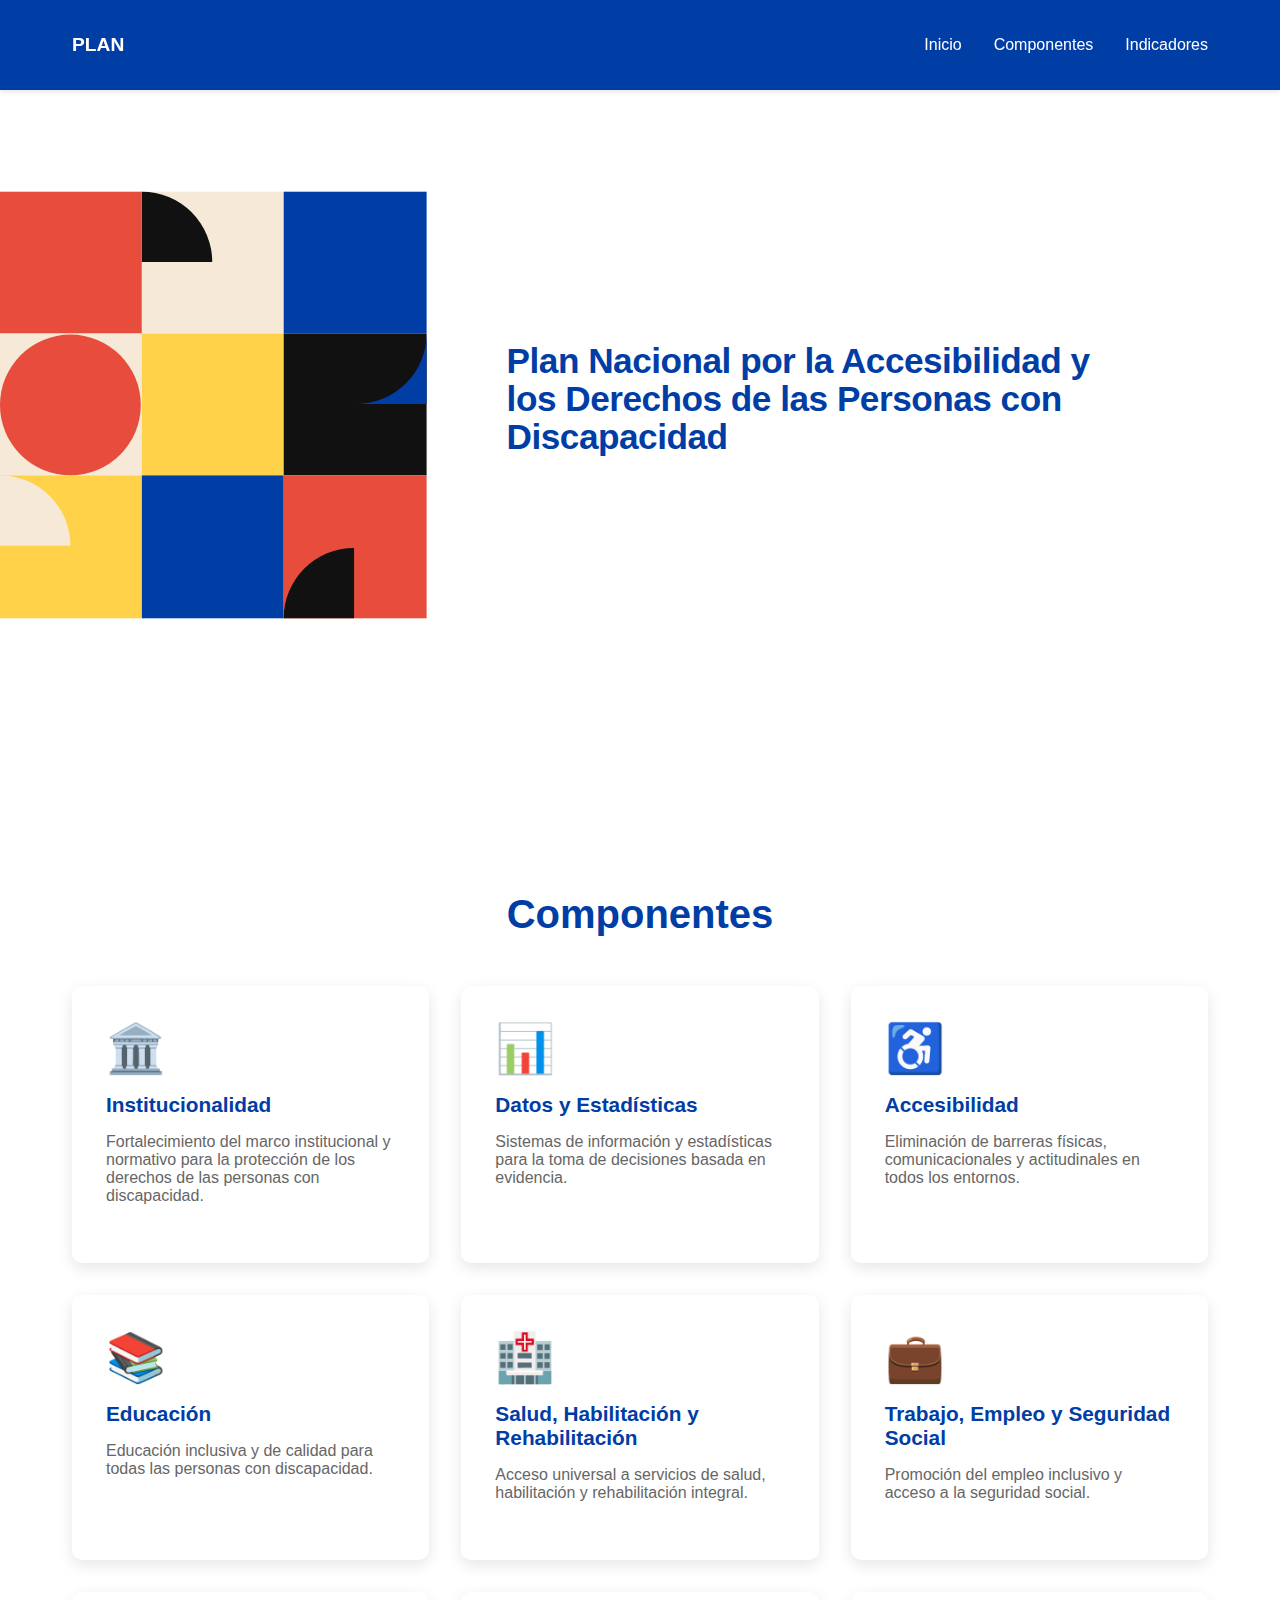
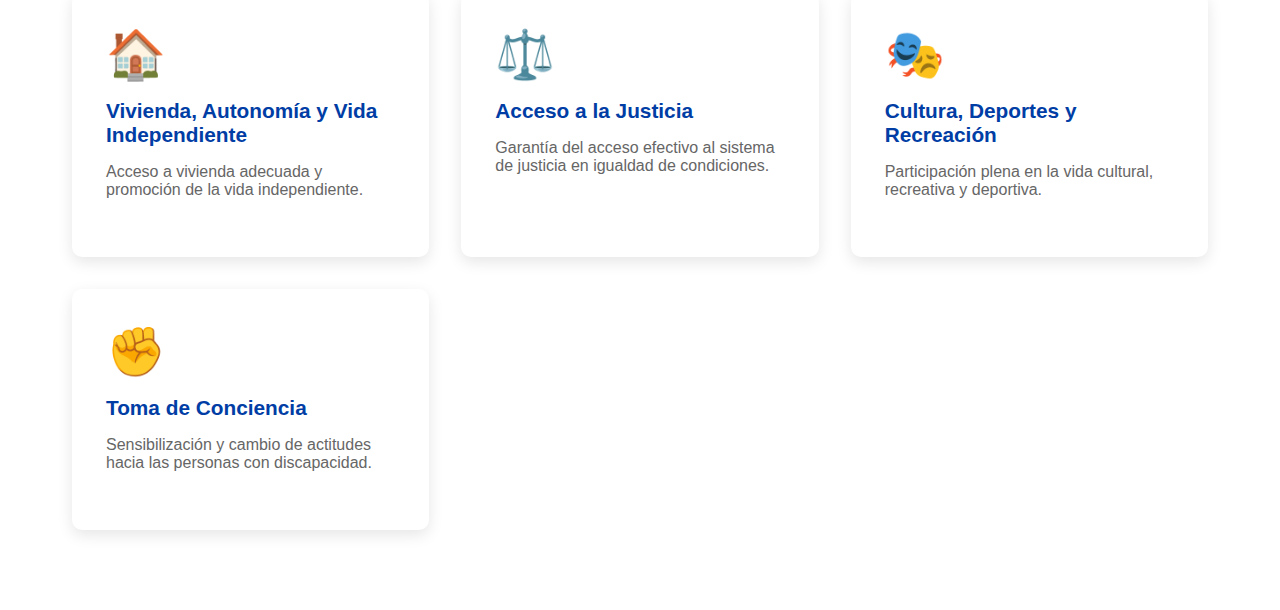
<file: index.html>
<!DOCTYPE html>
<html lang="es">
<head>
    <meta charset="UTF-8">
    <meta name="viewport" content="width=device-width, initial-scale=1.0">
    <title>Plan Nacional por la Accesibilidad y los Derechos de las Personas con Discapacidad</title>
    <link rel="stylesheet" href="styles.css">
</head>
<body>
    <!-- Skip link para accesibilidad -->
    <a href="#main-content" class="skip-link">Saltar al contenido principal</a>

    <!-- Navegación -->
    <nav class="navbar" role="navigation" aria-label="Navegación principal">
        <div class="nav-container">
            <a href="#" class="logo" onclick="showHome()">PLAN</a>
            <div class="nav-spacer"></div>
            <ul class="nav-menu" role="menubar">
                <li role="menuitem"><a href="#" onclick="showHome()">Inicio</a></li>
                <li role="menuitem"><a href="#components">Componentes</a></li>
                <li role="menuitem"><a href="/indicadores.html">Indicadores</a></li>
            </ul>
        </div>
    </nav>

    <!-- Página de inicio -->
    <main id="main-content" class="home-page">
        <!-- Sección Hero con fondo geométrico -->
        <section class="hero" role="banner">
            <div class="hero-svg-left">
                <svg viewBox="0 0 400 400" width="320" height="320" aria-hidden="true" focusable="false" class="hero-svg-bg">
                    <rect x="0" y="0" width="133" height="133" fill="#e74c3c"/>
                    <rect x="133" y="0" width="133" height="133" fill="#f6e9d7"/>
                    <rect x="266" y="0" width="134" height="133" fill="#003da5"/>
                    <rect x="0" y="133" width="133" height="133" fill="#f6e9d7"/>
                    <circle cx="66" cy="200" r="66" fill="#e74c3c"/>
                    <rect x="133" y="133" width="133" height="133" fill="#ffd24a"/>
                    <rect x="266" y="133" width="134" height="133" fill="#111"/>
                    <rect x="0" y="266" width="133" height="134" fill="#ffd24a"/>
                    <rect x="133" y="266" width="133" height="134" fill="#003da5"/>
                    <rect x="266" y="266" width="134" height="134" fill="#e74c3c"/>
                    <!-- Semicírculos y detalles -->
                    <path d="M133,0 A66,66 0 0,1 199,66 L133,66 Z" fill="#111"/>
                    <path d="M400,133 A66,66 0 0,1 334,199 L400,199 Z" fill="#003da5"/>
                    <path d="M266,400 A66,66 0 0,1 332,334 L332,400 Z" fill="#111"/>
                    <path d="M0,266 A66,66 0 0,1 66,332 L0,332 Z" fill="#f6e9d7"/>
                </svg>
            </div>
            <div class="hero-content fade-in hero-left-text">
                <h1>
                    Plan Nacional por la Accesibilidad y los Derechos de las Personas con Discapacidad
                </h1>
            </div>
        </section>


        <!-- Sección de componentes -->
        <section id="components" class="components-section">
            <div class="container">
                <h2 class="section-title">Componentes</h2>
                <div class="components-grid">
<div class="component-card fade-in" onclick="window.location.href='componentes/institucionalidad/institucionalidad.html'" tabindex="0" role="button" aria-label="Ver componente de Institucionalidad">
    <div class="card-icon">🏛️</div>
    <h3>Institucionalidad</h3>
    <p>Fortalecimiento del marco institucional y normativo para la protección de los derechos de las personas con discapacidad.</p>
</div>

<div class="component-card fade-in" onclick="window.location.href='componentes/datos/datos.html'" tabindex="0" role="button" aria-label="Ver componente de Datos y Estadísticas">
    <div class="card-icon">📊</div>
    <h3>Datos y Estadísticas</h3>
    <p>Sistemas de información y estadísticas para la toma de decisiones basada en evidencia.</p>
</div>

<div class="component-card fade-in" onclick="window.location.href='componentes/accesibilidad/accesibilidad.html'" tabindex="0" role="button" aria-label="Ver componente de Accesibilidad">
    <div class="card-icon">♿</div>
    <h3>Accesibilidad</h3>
    <p>Eliminación de barreras físicas, comunicacionales y actitudinales en todos los entornos.</p>
</div>

<div class="component-card fade-in" onclick="window.location.href='componentes/educacion/educacion.html'" tabindex="0" role="button" aria-label="Ver componente de Educación">
    <div class="card-icon">📚</div>
    <h3>Educación</h3>
    <p>Educación inclusiva y de calidad para todas las personas con discapacidad.</p>
</div>

<div class="component-card fade-in" onclick="window.location.href='componentes/salud_habilitacion_rehabilitacion/salud.html'" tabindex="0" role="button" aria-label="Ver componente de Salud">
    <div class="card-icon">🏥</div>
    <h3>Salud, Habilitación y Rehabilitación</h3>
    <p>Acceso universal a servicios de salud, habilitación y rehabilitación integral.</p>
</div>

<div class="component-card fade-in" onclick="window.location.href='componentes/trabajo_empleo_seguridadsocial/trabajo.html'" tabindex="0" role="button" aria-label="Ver componente de Trabajo">
    <div class="card-icon">💼</div>
    <h3>Trabajo, Empleo y Seguridad Social</h3>
    <p>Promoción del empleo inclusivo y acceso a la seguridad social.</p>
</div>

<div class="component-card fade-in" onclick="window.location.href='componentes/vivienda_autonomia_vidaindependiente/vivienda.html'" tabindex="0" role="button" aria-label="Ver componente de Vivienda">
    <div class="card-icon">🏠</div>
    <h3>Vivienda, Autonomía y Vida Independiente</h3>
    <p>Acceso a vivienda adecuada y promoción de la vida independiente.</p>
</div>

<div class="component-card fade-in" onclick="window.location.href='componentes/acceso_justicia/acceso_justicia.html'" tabindex="0" role="button" aria-label="Ver componente de Justicia">
    <div class="card-icon">⚖️</div>
    <h3>Acceso a la Justicia</h3>
    <p>Garantía del acceso efectivo al sistema de justicia en igualdad de condiciones.</p>
</div>

<div class="component-card fade-in" onclick="window.location.href='componentes/cultura_deporte_recreacion/cultura.html'" tabindex="0" role="button" aria-label="Ver componente de Cultura">
    <div class="card-icon">🎭</div>
    <h3>Cultura, Deportes y Recreación</h3>
    <p>Participación plena en la vida cultural, recreativa y deportiva.</p>
</div>

<div class="component-card fade-in" onclick="window.location.href='componentes/toma_conciencia/toma_conciencia.html'" tabindex="0" role="button" aria-label="Ver componente de Toma de Conciencia">
    <div class="card-icon">✊</div>
    <h3>Toma de Conciencia</h3>
    <p>Sensibilización y cambio de actitudes hacia las personas con discapacidad.</p>
</div>
                </div>
            </div>
        </section>
    </main>
</body>
</html>
</file>
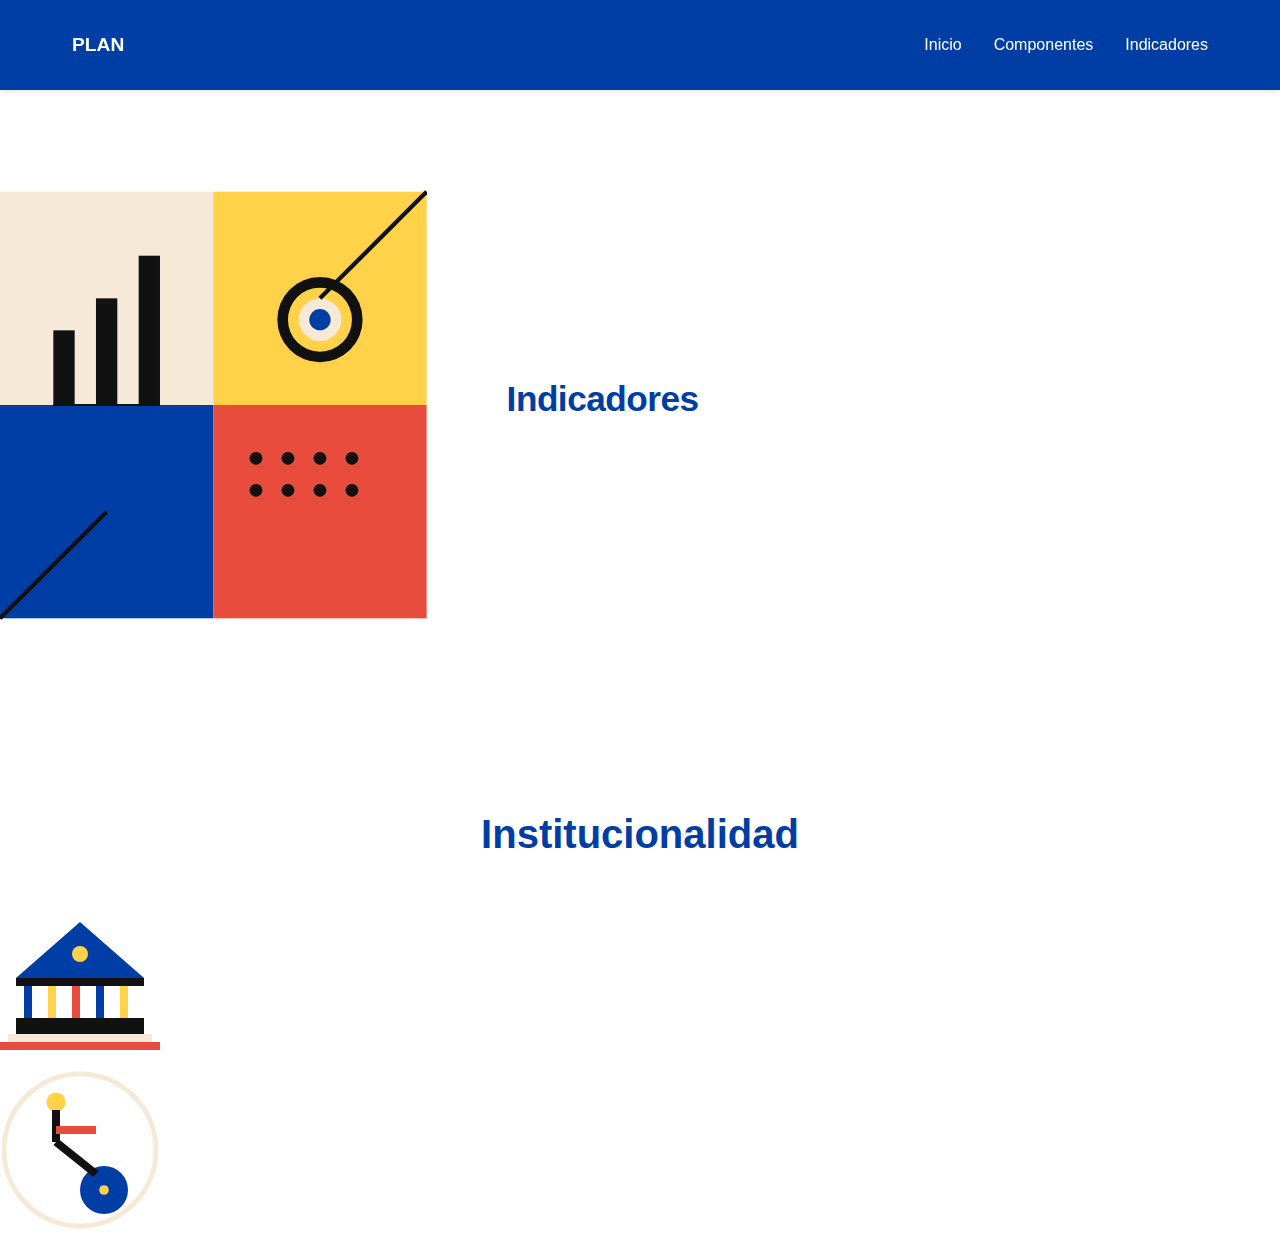
<file: indicadores.html>
<!DOCTYPE html>
<html lang="es">

<head>
    <meta charset="UTF-8">
    <meta name="viewport" content="width=device-width, initial-scale=1.0">
    <title>Plan Nacional por la Accesibilidad y los Derechos de las Personas con Discapacidad</title>
    <link rel="stylesheet" href="styles.css">
</head>

<body>
    <!-- Skip link para accesibilidad -->
    <a href="#main-content" class="skip-link">Saltar al contenido principal</a>

    <!-- Navegación -->
    <nav class="navbar" role="navigation" aria-label="Navegación principal">
        <div class="nav-container">
            <a href="/index.html" class="logo" onclick="showHome()">PLAN</a>
            <div class="nav-spacer"></div>
            <ul class="nav-menu" role="menubar">
                <li role="menuitem"><a href="/index.html" onclick="showHome()">Inicio</a></li>
                <li role="menuitem"><a href="/#components">Componentes</a></li>
                <li role="menuitem"><a href="/indicadores.html">Indicadores</a></li>
            </ul>
        </div>
    </nav>

    <main id="main-content" class="home-page">


        <!-- Sección Hero con fondo geométrico -->
        <section class="hero" role="banner">
            <div class="hero-svg-left datos-estadisticas-svg">
                <svg viewBox="0 0 400 400" width="320" height="320" aria-hidden="true" focusable="false"
                    class="hero-svg-bg">
                    <!-- Fondo dividido en cuadrantes -->
                    <rect x="0" y="0" width="200" height="200" fill="#f6e9d7" />
                    <rect x="200" y="0" width="200" height="200" fill="#ffd24a" />
                    <rect x="0" y="200" width="200" height="200" fill="#003da5" />
                    <rect x="200" y="200" width="200" height="200" fill="#e74c3c" />

                    <!-- Gráfico de barras estilizado -->
                    <rect x="50" y="130" width="20" height="70" fill="#111" />
                    <rect x="90" y="100" width="20" height="100" fill="#111" />
                    <rect x="130" y="60" width="20" height="140" fill="#111" />

                    <!-- Líneas verticales -->
                    <line x1="50" y1="200" x2="150" y2="200" stroke="#111" stroke-width="2" />

                    <!-- Círculos concéntricos simulando gráficos circulares -->
                    <circle cx="300" cy="120" r="40" fill="#111" />
                    <circle cx="300" cy="120" r="30" fill="#ffd24a" />
                    <circle cx="300" cy="120" r="20" fill="#f6e9d7" />
                    <circle cx="300" cy="120" r="10" fill="#003da5" />

                    <!-- Grilla de puntos / estadísticas -->
                    <circle cx="240" cy="250" r="6" fill="#111" />
                    <circle cx="270" cy="250" r="6" fill="#111" />
                    <circle cx="300" cy="250" r="6" fill="#111" />
                    <circle cx="330" cy="250" r="6" fill="#111" />

                    <circle cx="240" cy="280" r="6" fill="#111" />
                    <circle cx="270" cy="280" r="6" fill="#111" />
                    <circle cx="300" cy="280" r="6" fill="#111" />
                    <circle cx="330" cy="280" r="6" fill="#111" />

                    <!-- Detalles estéticos / diagonales -->
                    <path d="M0,400 L100,300" stroke="#111" stroke-width="4" />
                    <path d="M400,0 L300,100" stroke="#111" stroke-width="4" />
                </svg>


            </div>

            <div class="hero-content fade-in hero-left-text">
                <h1>
                    Indicadores
                </h1>
            </div>
        </section>



        <section class="iconos-section">
            <h2 class="section-title">Institucionalidad</h2>


            <svg viewBox="0 0 200 200" width="160" height="160" aria-hidden="true" focusable="false"
                class="icono-institucionalidad">
                <!-- Base del edificio -->
                <rect x="20" y="140" width="160" height="20" fill="#111" />

                <!-- Columnas -->
                <rect x="30" y="100" width="10" height="40" fill="#003da5" />
                <rect x="60" y="100" width="10" height="40" fill="#ffd24a" />
                <rect x="90" y="100" width="10" height="40" fill="#e74c3c" />
                <rect x="120" y="100" width="10" height="40" fill="#003da5" />
                <rect x="150" y="100" width="10" height="40" fill="#ffd24a" />

                <!-- Entablamento -->
                <rect x="20" y="90" width="160" height="10" fill="#111" />

                <!-- Escalones -->
                <rect x="10" y="160" width="180" height="10" fill="#f6e9d7" />
                <rect x="0" y="170" width="200" height="10" fill="#e74c3c" />

                <!-- Cúpula triangular -->
                <polygon points="100,20 180,90 20,90" fill="#003da5" />

                <!-- Detalle circular central -->
                <circle cx="100" cy="60" r="10" fill="#ffd24a" />
            </svg>

        </section>

        
            <svg viewBox="0 0 200 200" width="160" height="160" aria-hidden="true" focusable="false"
                class="icono-accesibilidad">
                <!-- Rueda (círculo grande) -->
                <circle cx="130" cy="150" r="30" fill="#003da5" />

                <!-- Cabeza (círculo pequeño) -->
                <circle cx="70" cy="40" r="12" fill="#ffd24a" />

                <!-- Tronco -->
                <rect x="65" y="50" width="10" height="40" fill="#111" />

                <!-- Brazo extendido -->
                <rect x="70" y="70" width="50" height="10" fill="#e74c3c" />

                <!-- Pierna (línea diagonal) -->
                <path d="M70,90 L120,130" stroke="#111" stroke-width="10" />

                <!-- Eje de rueda o conexión -->
                <circle cx="130" cy="150" r="6" fill="#ffd24a" />

                <!-- Fondo circular suave (opcional) -->
                <circle cx="100" cy="100" r="95" fill="none" stroke="#f6e9d7" stroke-width="6" />
            </svg>
    </main>
    <body>
</html>
</file>
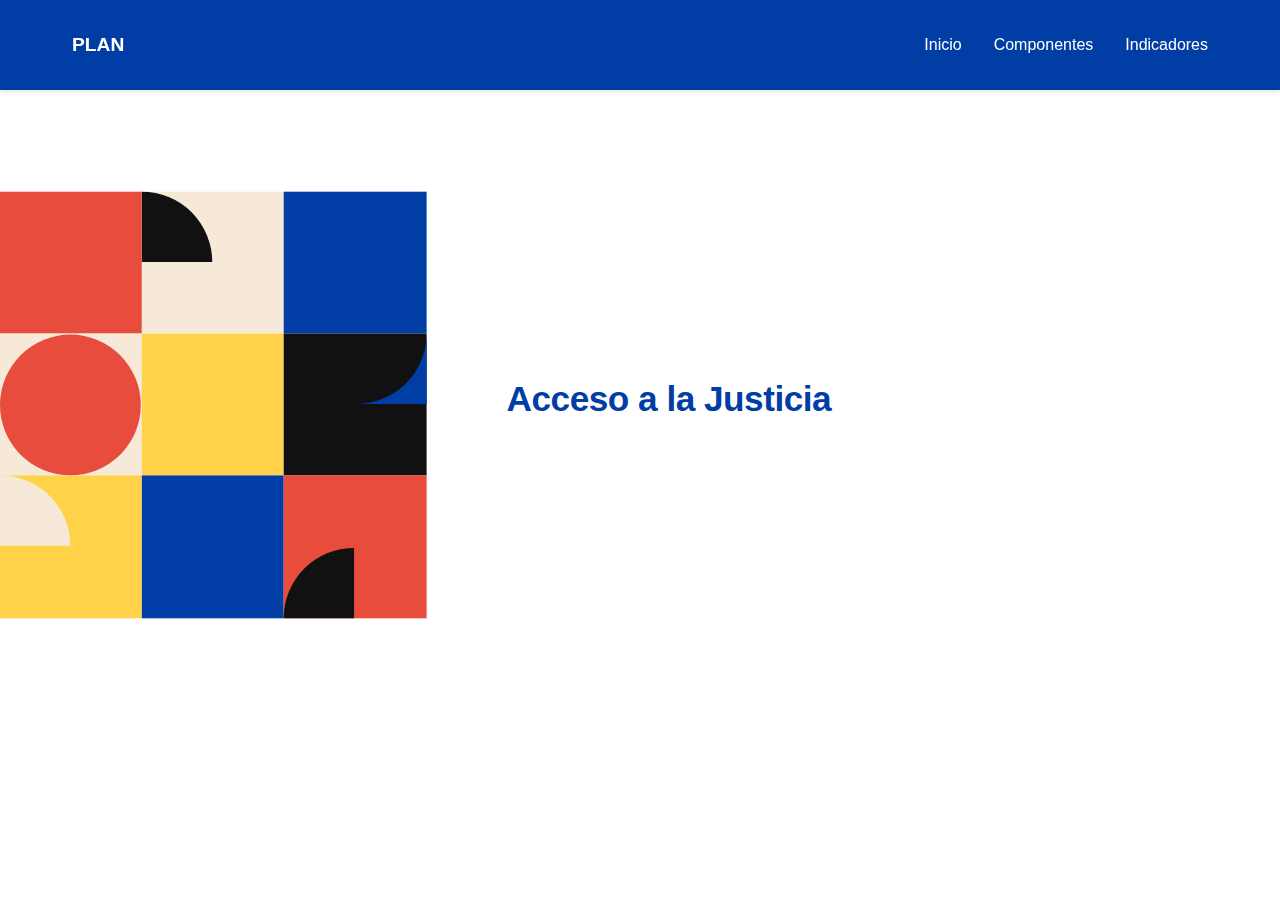
<file: componentes/acceso_justicia/acceso_justicia.html>
<!DOCTYPE html>
<html lang="es">
<head>
    <meta charset="UTF-8">
    <meta name="viewport" content="width=device-width, initial-scale=1.0">
    <title>Cultura, Recreación y Deportes | Plan Nacional por la Accesibilidad y los Derechos de las Personas con Discapacidad</title>
    <link rel="stylesheet" href="../../styles.css">
</head>
<body>

    <!-- Skip link para accesibilidad -->
    <a href="#main-content" class="skip-link">Saltar al contenido principal</a>

    <!-- Navegación -->
    <nav class="navbar" role="navigation" aria-label="Navegación principal">
        <div class="nav-container">
            <a href="../../index.html" class="logo">PLAN</a>
            <div class="nav-spacer"></div>
            <ul class="nav-menu" role="menubar">
                <li role="menuitem"><a href="/index.html" onclick="showHome()">Inicio</a></li>
                <li role="menuitem"><a href="/#components">Componentes</a></li>
                <li role="menuitem"><a href="/indicadores.html">Indicadores</a></li>
            </ul>
        </div>
    </nav>

    <!-- Hero Section -->
    <main id="main-content">
        <section class="hero" role="banner">
            <div class="hero-svg-left">
                <svg viewBox="0 0 400 400" width="320" height="320" aria-hidden="true" focusable="false" class="hero-svg-bg">
                    <rect x="0" y="0" width="133" height="133" fill="#e74c3c"/>
                    <rect x="133" y="0" width="133" height="133" fill="#f6e9d7"/>
                    <rect x="266" y="0" width="134" height="133" fill="#003da5"/>
                    <rect x="0" y="133" width="133" height="133" fill="#f6e9d7"/>
                    <circle cx="66" cy="200" r="66" fill="#e74c3c"/>
                    <rect x="133" y="133" width="133" height="133" fill="#ffd24a"/>
                    <rect x="266" y="133" width="134" height="133" fill="#111"/>
                    <rect x="0" y="266" width="133" height="134" fill="#ffd24a"/>
                    <rect x="133" y="266" width="133" height="134" fill="#003da5"/>
                    <rect x="266" y="266" width="134" height="134" fill="#e74c3c"/>
                    <path d="M133,0 A66,66 0 0,1 199,66 L133,66 Z" fill="#111"/>
                    <path d="M400,133 A66,66 0 0,1 334,199 L400,199 Z" fill="#003da5"/>
                    <path d="M266,400 A66,66 0 0,1 332,334 L332,400 Z" fill="#111"/>
                    <path d="M0,266 A66,66 0 0,1 66,332 L0,332 Z" fill="#f6e9d7"/>
                </svg>
            </div>
            <div class="hero-content fade-in hero-left-text">
                <h1>
                    Acceso a la Justicia
                </h1>
            </div>
        </section>
    </main>
</body>
</html>
</file>
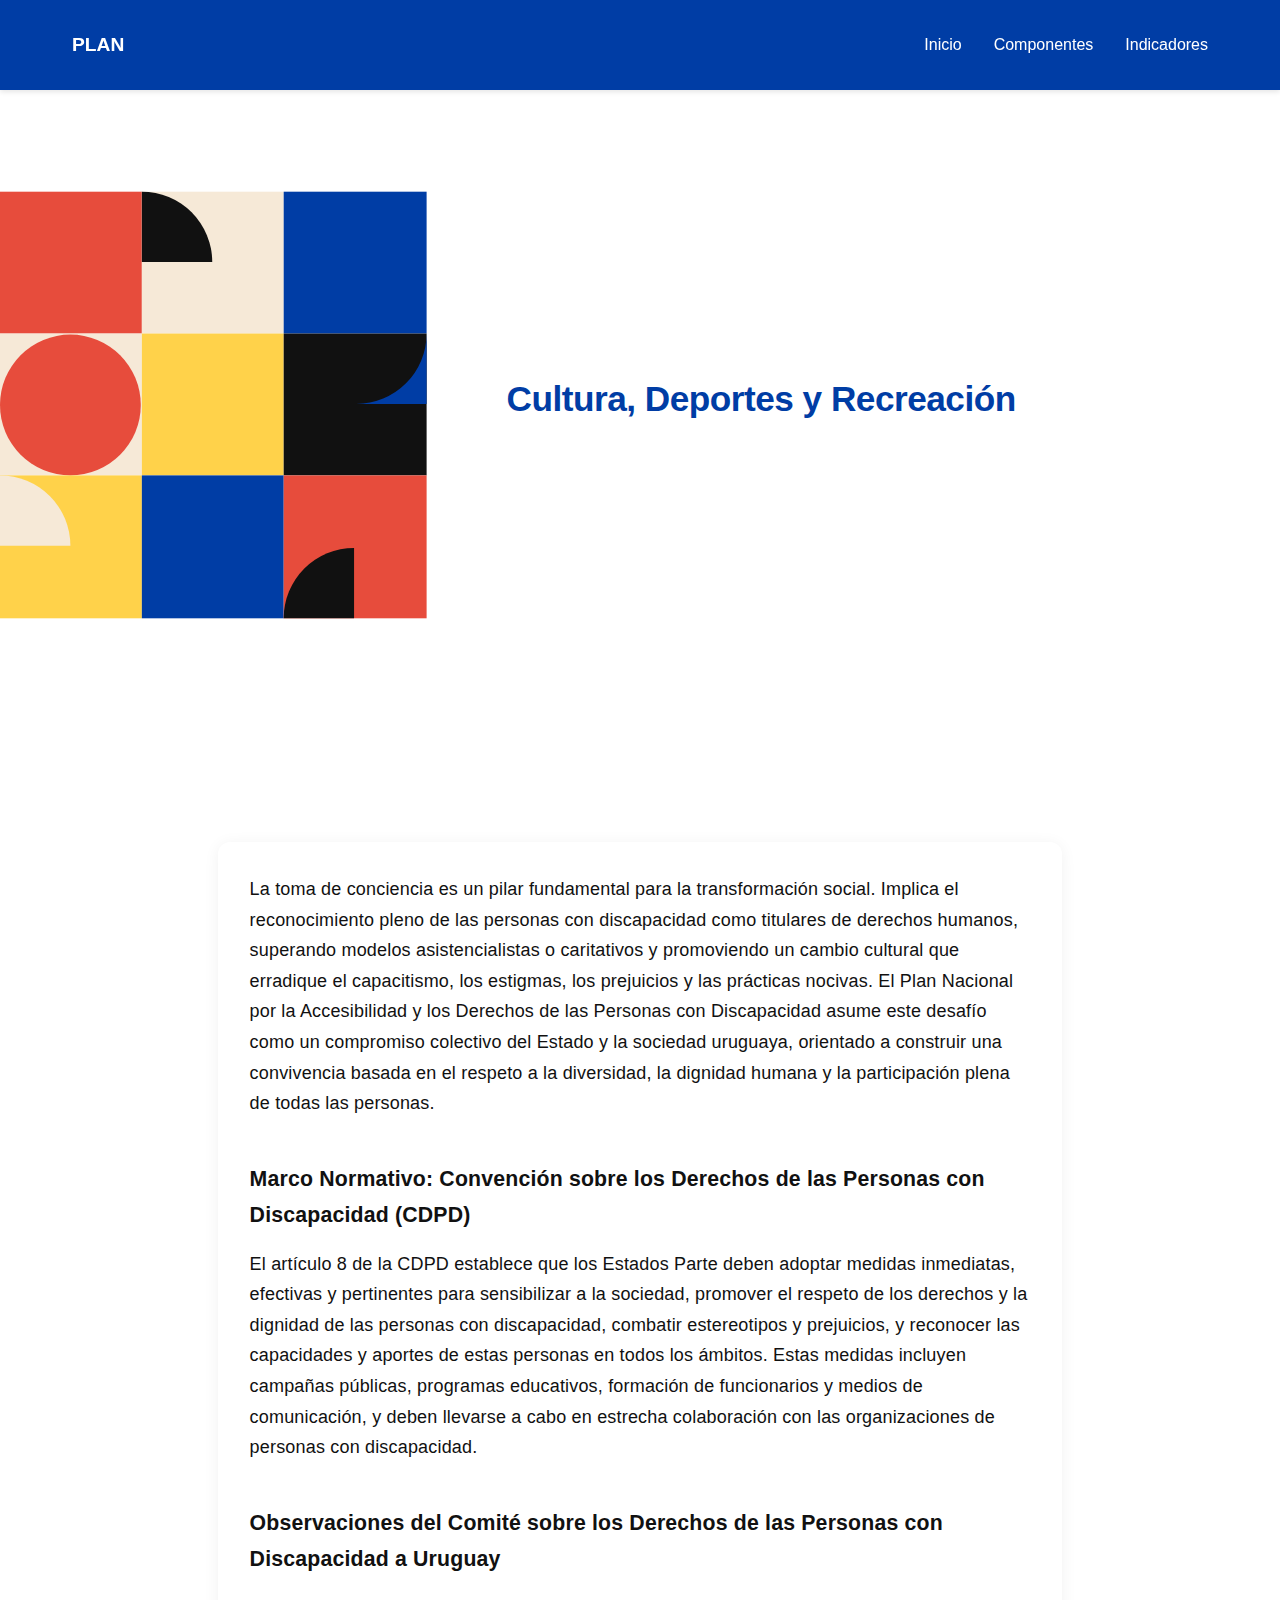
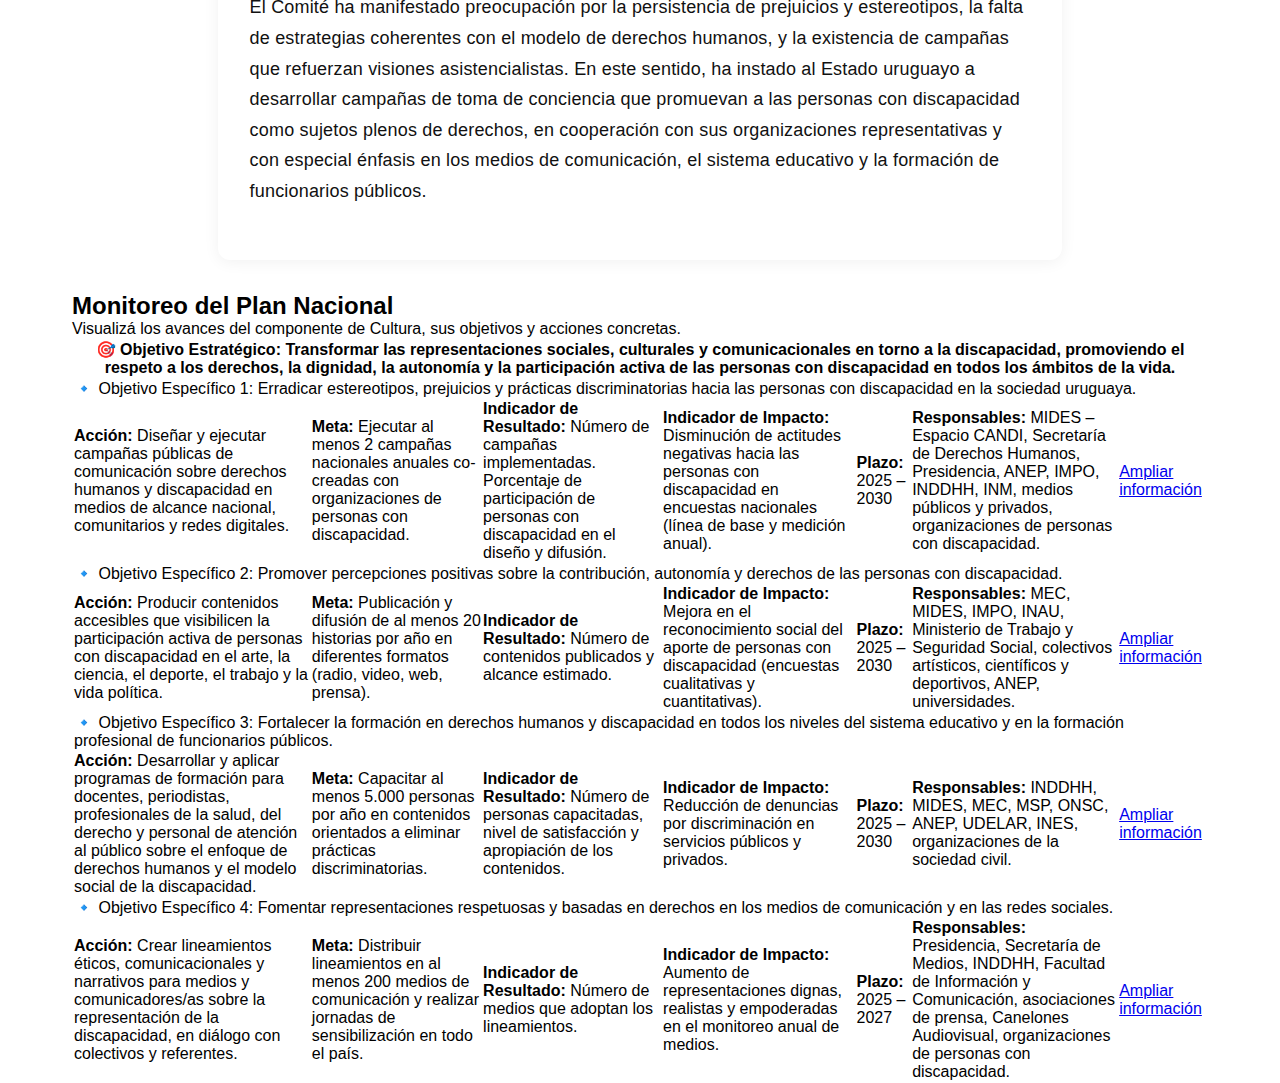
<file: componentes/cultura_deporte_recreacion/cultura.html>
<!DOCTYPE html>
<html lang="es">

<head>
    <meta charset="UTF-8">
    <meta name="viewport" content="width=device-width, initial-scale=1.0">
    <title>Cultura, Recreación y Deportes | Plan Nacional por la Accesibilidad y los Derechos de las Personas con
        Discapacidad</title>
    <link rel="stylesheet" href="../../styles.css">
</head>

<body>

    <!-- Skip link para accesibilidad -->
    <a href="#main-content" class="skip-link">Saltar al contenido principal</a>

    <!-- Navegación -->
    <nav class="navbar" role="navigation" aria-label="Navegación principal">
        <div class="nav-container">
            <a href="../../index.html" class="logo">PLAN</a>
            <div class="nav-spacer"></div>
            <ul class="nav-menu" role="menubar">
                <li role="menuitem"><a href="/index.html" onclick="showHome()">Inicio</a></li>
                <li role="menuitem"><a href="/#components">Componentes</a></li>
                <li role="menuitem"><a href="/indicadores.html">Indicadores</a></li>
            </ul>
        </div>
    </nav>

    
    <main id="main-content">

        <!-- Hero Section -->
        <section class="hero" role="banner">
            <div class="hero-svg-left">
                <svg viewBox="0 0 400 400" width="320" height="320" aria-hidden="true" focusable="false"
                    class="hero-svg-bg">
                    <rect x="0" y="0" width="133" height="133" fill="#e74c3c" />
                    <rect x="133" y="0" width="133" height="133" fill="#f6e9d7" />
                    <rect x="266" y="0" width="134" height="133" fill="#003da5" />
                    <rect x="0" y="133" width="133" height="133" fill="#f6e9d7" />
                    <circle cx="66" cy="200" r="66" fill="#e74c3c" />
                    <rect x="133" y="133" width="133" height="133" fill="#ffd24a" />
                    <rect x="266" y="133" width="134" height="133" fill="#111" />
                    <rect x="0" y="266" width="133" height="134" fill="#ffd24a" />
                    <rect x="133" y="266" width="133" height="134" fill="#003da5" />
                    <rect x="266" y="266" width="134" height="134" fill="#e74c3c" />
                    <path d="M133,0 A66,66 0 0,1 199,66 L133,66 Z" fill="#111" />
                    <path d="M400,133 A66,66 0 0,1 334,199 L400,199 Z" fill="#003da5" />
                    <path d="M266,400 A66,66 0 0,1 332,334 L332,400 Z" fill="#111" />
                    <path d="M0,266 A66,66 0 0,1 66,332 L0,332 Z" fill="#f6e9d7" />
                </svg>
            </div>
            <div class="hero-content fade-in hero-left-text">
                <h1>
                    Cultura, Deportes y Recreación
                </h1>
            </div>
        </section>

        <!-- Texto | CULTURA -->
        <section class="section-content institucionalidad-section" role="region"
            aria-labelledby="institucionalidad-heading">

            <article class="institucionalidad-article">

                <p class="section-paragraph">
                    La toma de conciencia es un pilar fundamental para la transformación social. Implica el
                    reconocimiento pleno de las personas con discapacidad como titulares de derechos humanos,
                    superando modelos asistencialistas o caritativos y promoviendo un cambio cultural que
                    erradique el capacitismo, los estigmas, los prejuicios y las prácticas nocivas. El Plan
                    Nacional por la Accesibilidad y los Derechos de las Personas con Discapacidad asume este
                    desafío como un compromiso colectivo del Estado y la sociedad uruguaya, orientado a
                    construir una convivencia basada en el respeto a la diversidad, la dignidad humana y la
                    participación plena de todas las personas.
                </p>

                <h3 class="section-subtitle">Marco Normativo: Convención sobre los Derechos de las Personas con
                    Discapacidad (CDPD)</h3>
                <p class="section-paragraph">
                    El artículo 8 de la CDPD establece que los Estados Parte deben adoptar medidas inmediatas,
                    efectivas y pertinentes para sensibilizar a la sociedad, promover el respeto de los derechos
                    y la dignidad de las personas con discapacidad, combatir estereotipos y prejuicios, y
                    reconocer las capacidades y aportes de estas personas en todos los ámbitos. Estas medidas
                    incluyen campañas públicas, programas educativos, formación de funcionarios y medios de
                    comunicación, y deben llevarse a cabo en estrecha colaboración con las organizaciones de
                    personas con discapacidad.
                </p>

                <h3 class="section-subtitle">Observaciones del Comité sobre los Derechos de las Personas con
                    Discapacidad a Uruguay</h3>
                <p class="section-paragraph">
                    El Comité ha manifestado preocupación por la persistencia de prejuicios y estereotipos, la
                    falta de estrategias coherentes con el modelo de derechos humanos, y la existencia de
                    campañas que refuerzan visiones asistencialistas. En este sentido, ha instado al Estado
                    uruguayo a desarrollar campañas de toma de conciencia que promuevan a las personas con
                    discapacidad como sujetos plenos de derechos, en cooperación con sus organizaciones
                    representativas y con especial énfasis en los medios de comunicación, el sistema educativo y
                    la formación de funcionarios públicos.
                </p>
            </article>
        </section>

        <!-- MONITOR | CULTURA -->
        <section class="section-monitoreo" role="region" aria-labelledby="cultura-title">
            <div class="container">
                <h2 id="monitoreo-title">Monitoreo del Plan Nacional</h2>
                <p>Visualizá los avances del componente de Cultura, sus objetivos y acciones concretas.</p>

                <div class="table-responsive">
                    <table class="tabla-monitoreo" role="table" aria-label="Matriz accesible Cultura">
                        <tbody>
                            <!-- Objetivo Estratégico -->
                            <tr class="estrategico">
                                <th colspan="9" scope="rowgroup">
                                    🎯 Objetivo Estratégico: Transformar las representaciones sociales, culturales y
                                    comunicacionales en torno a la discapacidad, promoviendo el respeto a los derechos,
                                    la dignidad, la autonomía y la participación activa de las personas con discapacidad
                                    en todos los ámbitos de la vida.
                                </th>
                            </tr>

                            <!-- Objetivo Específico 1 -->
                            <tr class="especifico">
                                <td colspan="9">🔹 Objetivo Específico 1: Erradicar estereotipos, prejuicios y prácticas
                                    discriminatorias hacia las personas con discapacidad en la sociedad uruguaya.</td>
                            </tr>
                            <tr class="detalles">
                                <td><strong>Acción:</strong> Diseñar y ejecutar campañas públicas de comunicación sobre
                                    derechos humanos y discapacidad en medios de alcance nacional, comunitarios y redes
                                    digitales.</td>
                                <td><strong>Meta:</strong> Ejecutar al menos 2 campañas nacionales anuales co-creadas
                                    con organizaciones de personas con discapacidad.</td>
                                <td><strong>Indicador de Resultado:</strong> Número de campañas implementadas.
                                    Porcentaje de participación de personas con discapacidad en el diseño y difusión.
                                </td>
                                <td><strong>Indicador de Impacto:</strong> Disminución de actitudes negativas hacia las
                                    personas con discapacidad en encuestas nacionales (línea de base y medición anual).
                                </td>
                                <td><strong>Plazo:</strong> 2025 – 2030</td>
                                <td><strong>Responsables:</strong> MIDES – Espacio CANDI, Secretaría de Derechos
                                    Humanos, Presidencia, ANEP, IMPO, INDDHH, INM, medios públicos y privados,
                                    organizaciones de personas con discapacidad.</td>
                                <td colspan="6">
                                    <a href="#" class="boton-ampliar" role="button"
                                        aria-label="Ampliar información sobre campaña de comunicación">Ampliar
                                        información</a>
                                </td>
                            </tr>

                            <!-- Objetivo Específico 2 -->
                            <tr class="especifico">
                                <td colspan="9">🔹 Objetivo Específico 2: Promover percepciones positivas sobre la
                                    contribución, autonomía y derechos de las personas con discapacidad.</td>
                            </tr>
                            <tr class="detalles">
                                <td><strong>Acción:</strong> Producir contenidos accesibles que visibilicen la
                                    participación activa de personas con discapacidad en el arte, la ciencia, el
                                    deporte, el trabajo y la vida política.</td>
                                <td><strong>Meta:</strong> Publicación y difusión de al menos 20 historias por año en
                                    diferentes formatos (radio, video, web, prensa).</td>
                                <td><strong>Indicador de Resultado:</strong> Número de contenidos publicados y alcance
                                    estimado.</td>
                                <td><strong>Indicador de Impacto:</strong> Mejora en el reconocimiento social del aporte
                                    de personas con discapacidad (encuestas cualitativas y cuantitativas).</td>
                                <td><strong>Plazo:</strong> 2025 – 2030</td>
                                <td><strong>Responsables:</strong> MEC, MIDES, IMPO, INAU, Ministerio de Trabajo y
                                    Seguridad Social, colectivos artísticos, científicos y deportivos, ANEP,
                                    universidades.</td>
                                <td colspan="6">
                                    <a href="#" class="boton-ampliar" role="button"
                                        aria-label="Ampliar información sobre contenidos accesibles">Ampliar
                                        información</a>
                                </td>
                            </tr>

                            <!-- Objetivo Específico 3 -->
                            <tr class="especifico">
                                <td colspan="9">🔹 Objetivo Específico 3: Fortalecer la formación en derechos humanos y
                                    discapacidad en todos los niveles del sistema educativo y en la formación
                                    profesional de funcionarios públicos.</td>
                            </tr>
                            <tr class="detalles">
                                <td><strong>Acción:</strong> Desarrollar y aplicar programas de formación para docentes,
                                    periodistas, profesionales de la salud, del derecho y personal de atención al
                                    público sobre el enfoque de derechos humanos y el modelo social de la discapacidad.
                                </td>
                                <td><strong>Meta:</strong> Capacitar al menos 5.000 personas por año en contenidos
                                    orientados a eliminar prácticas discriminatorias.</td>
                                <td><strong>Indicador de Resultado:</strong> Número de personas capacitadas, nivel de
                                    satisfacción y apropiación de los contenidos.</td>
                                <td><strong>Indicador de Impacto:</strong> Reducción de denuncias por discriminación en
                                    servicios públicos y privados.</td>
                                <td><strong>Plazo:</strong> 2025 – 2030</td>
                                <td><strong>Responsables:</strong> INDDHH, MIDES, MEC, MSP, ONSC, ANEP, UDELAR, INES,
                                    organizaciones de la sociedad civil.</td>
                                <td colspan="6">
                                    <a href="#" class="boton-ampliar" role="button"
                                        aria-label="Ampliar información sobre formación en derechos humanos y discapacidad">Ampliar
                                        información</a>
                                </td>
                            </tr>

                            <!-- Objetivo Específico 4 -->
                            <tr class="especifico">
                                <td colspan="9">🔹 Objetivo Específico 4: Fomentar representaciones respetuosas y
                                    basadas en derechos en los medios de comunicación y en las redes sociales.</td>
                            </tr>
                            <tr class="detalles">
                                <td><strong>Acción:</strong> Crear lineamientos éticos, comunicacionales y narrativos
                                    para medios y comunicadores/as sobre la representación de la discapacidad, en
                                    diálogo con colectivos y referentes.</td>
                                <td><strong>Meta:</strong> Distribuir lineamientos en al menos 200 medios de
                                    comunicación y realizar jornadas de sensibilización en todo el país.</td>
                                <td><strong>Indicador de Resultado:</strong> Número de medios que adoptan los
                                    lineamientos.</td>
                                <td><strong>Indicador de Impacto:</strong> Aumento de representaciones dignas, realistas
                                    y empoderadas en el monitoreo anual de medios.</td>
                                <td><strong>Plazo:</strong> 2025 – 2027</td>
                                <td><strong>Responsables:</strong> Presidencia, Secretaría de Medios, INDDHH, Facultad
                                    de Información y Comunicación, asociaciones de prensa, Canelones Audiovisual,
                                    organizaciones de personas con discapacidad.</td>
                                <td colspan="6">
                                    <a href="#" class="boton-ampliar" role="button"
                                        aria-label="Ampliar información sobre lineamientos en medios">Ampliar
                                        información</a>
                                </td>
                            </tr>
                        </tbody>
                    </table>
                </div>
            </div>
        </section>

    </main>
</body>
</html>
</file>
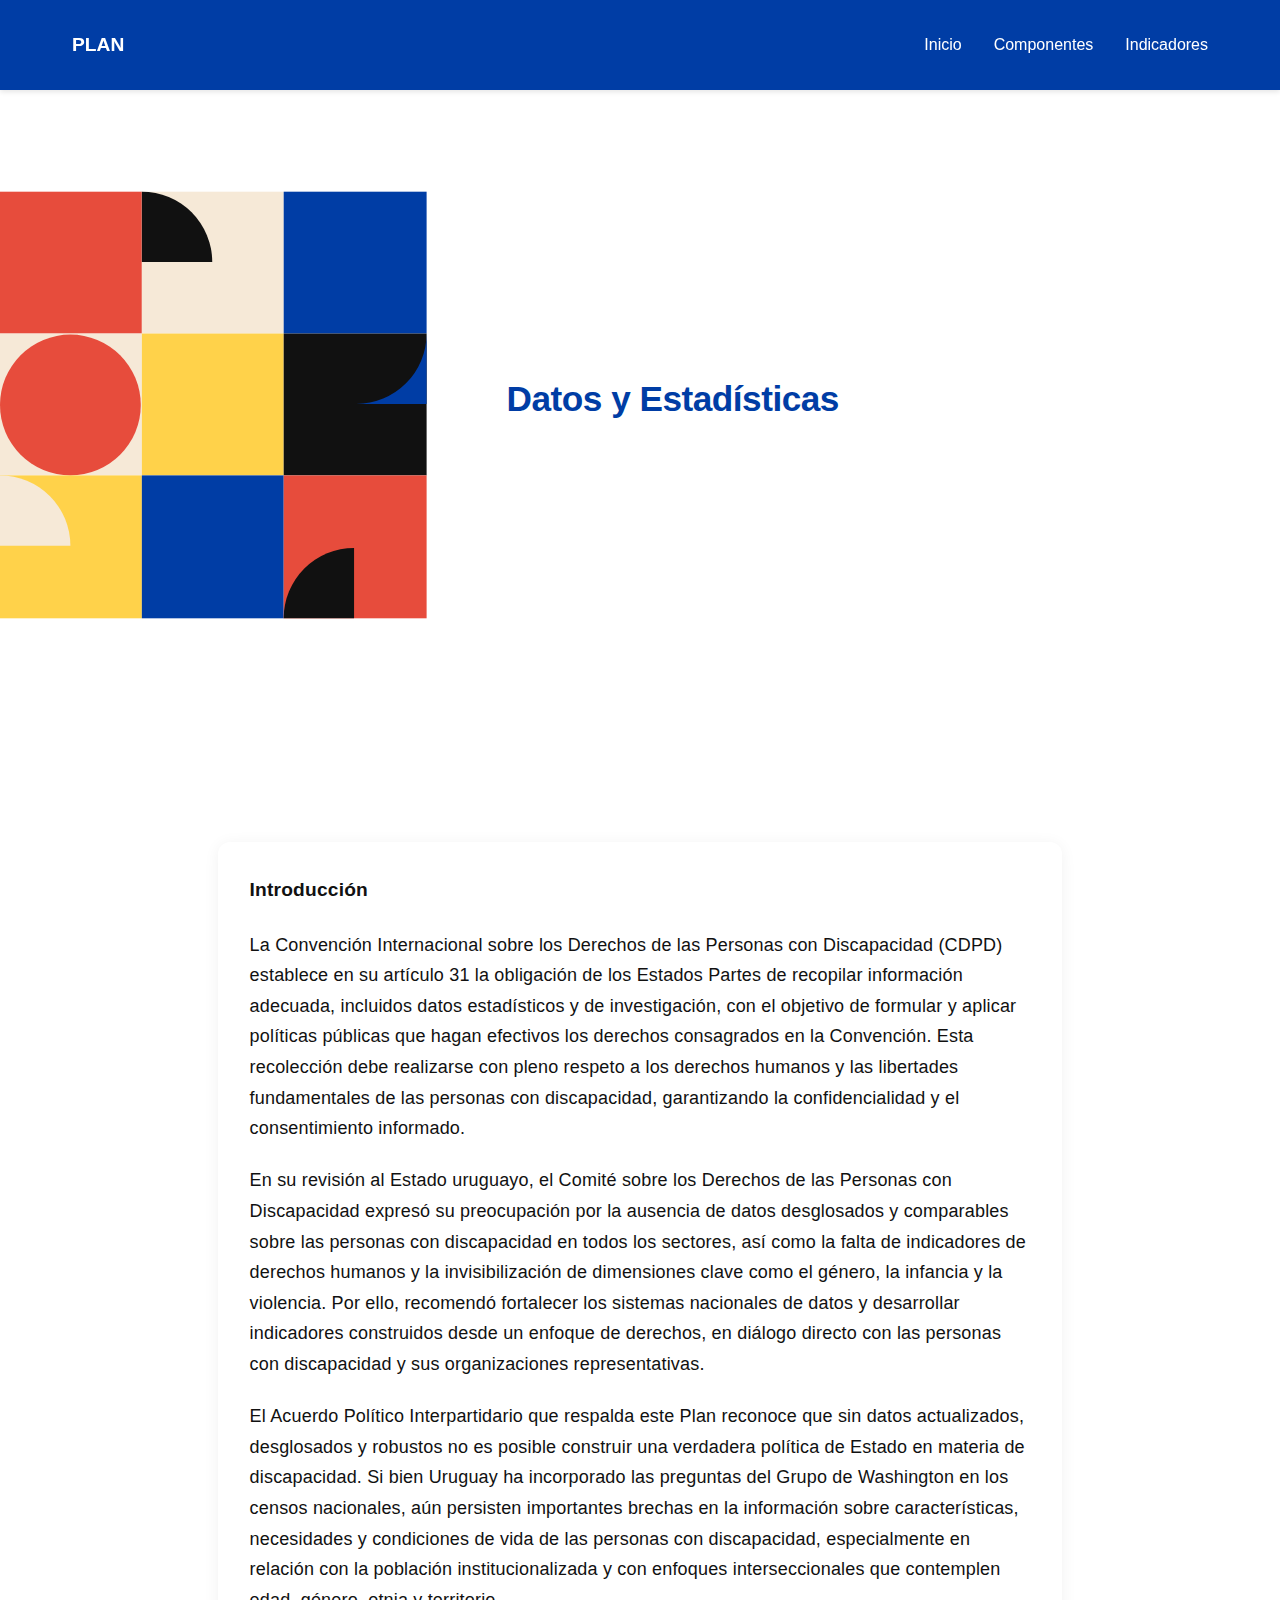
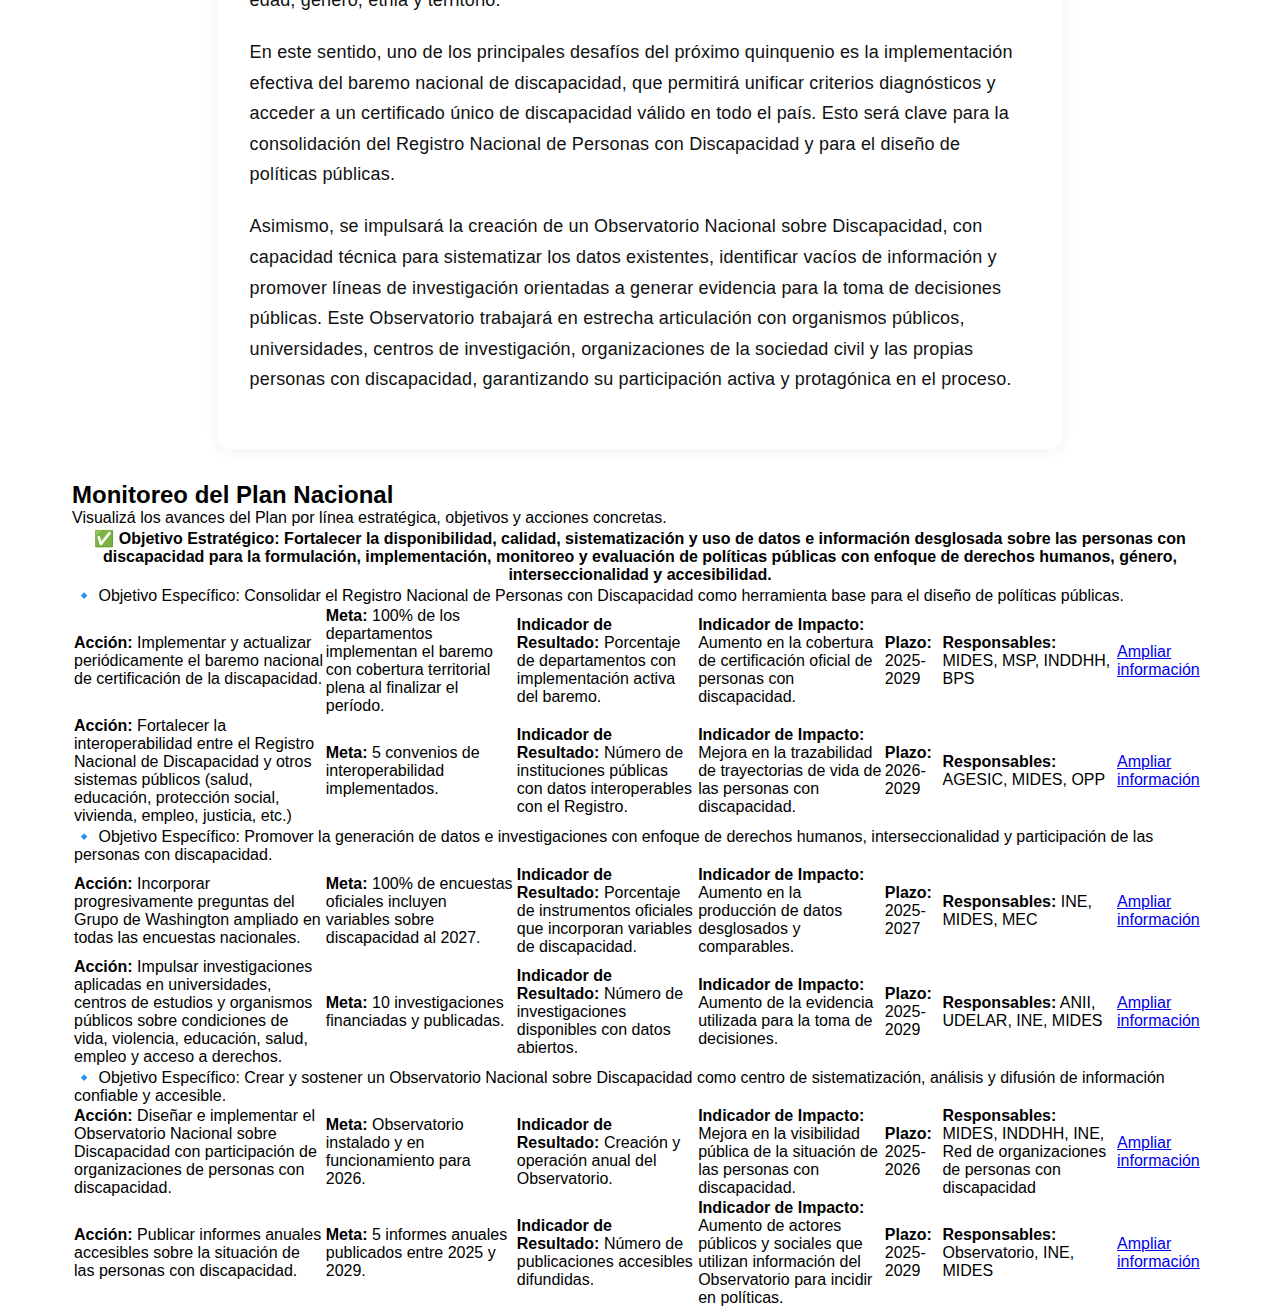
<file: componentes/datos/datos.html>
<!DOCTYPE html>
<html lang="es">

<head>
    <meta charset="UTF-8">
    <meta name="viewport" content="width=device-width, initial-scale=1.0">
    <title>Plan Nacional por la Accesibilidad y los Derechos de las Personas con Discapacidad</title>
    <link rel="stylesheet" href="/styles.css">
</head>

<body>
    <!-- Skip link para accesibilidad -->
    <a href="#main-content" class="skip-link">Saltar al contenido principal</a>

    <!-- Navegación -->
    <nav class="navbar" role="navigation" aria-label="Navegación principal">
        <div class="nav-container">
            <a href="/index.html" class="logo" onclick="showHome()">PLAN</a>
            <div class="nav-spacer"></div>
            <ul class="nav-menu" role="menubar">
                <li role="menuitem"><a href="/index.html" onclick="showHome()">Inicio</a></li>
                <li role="menuitem"><a href="/#components">Componentes</a></li>
                <li role="menuitem"><a href="/indicadores.html">Indicadores</a></li>
            </ul>
        </div>
    </nav>

    <main id="main-content">
        <section class="hero" role="banner">
            <div class="hero-svg-left">
                <svg viewBox="0 0 400 400" width="320" height="320" aria-hidden="true" focusable="false"
                    class="hero-svg-bg">
                    <rect x="0" y="0" width="133" height="133" fill="#e74c3c" />
                    <rect x="133" y="0" width="133" height="133" fill="#f6e9d7" />
                    <rect x="266" y="0" width="134" height="133" fill="#003da5" />
                    <rect x="0" y="133" width="133" height="133" fill="#f6e9d7" />
                    <circle cx="66" cy="200" r="66" fill="#e74c3c" />
                    <rect x="133" y="133" width="133" height="133" fill="#ffd24a" />
                    <rect x="266" y="133" width="134" height="133" fill="#111" />
                    <rect x="0" y="266" width="133" height="134" fill="#ffd24a" />
                    <rect x="133" y="266" width="133" height="134" fill="#003da5" />
                    <rect x="266" y="266" width="134" height="134" fill="#e74c3c" />
                    <path d="M133,0 A66,66 0 0,1 199,66 L133,66 Z" fill="#111" />
                    <path d="M400,133 A66,66 0 0,1 334,199 L400,199 Z" fill="#003da5" />
                    <path d="M266,400 A66,66 0 0,1 332,334 L332,400 Z" fill="#111" />
                    <path d="M0,266 A66,66 0 0,1 66,332 L0,332 Z" fill="#f6e9d7" />
                </svg>
            </div>
            <div class="hero-content fade-in hero-left-text">
                <h1>
                    Datos y Estadísticas
                </h1>
            </div>
        </section>

        <section class="section-content institucionalidad-section" role="region"
            aria-labelledby="datos-estadisticas-heading">
            <article class="institucionalidad-article">
                <p class="section-lead"><strong>Introducción</strong></p>

                <p class="section-paragraph">
                    La Convención Internacional sobre los Derechos de las Personas con Discapacidad (CDPD) establece en
                    su artículo 31 la obligación de los Estados Partes de recopilar información adecuada, incluidos
                    datos estadísticos y de investigación, con el objetivo de formular y aplicar políticas públicas que
                    hagan efectivos los derechos consagrados en la Convención. Esta recolección debe realizarse con
                    pleno respeto a los derechos humanos y las libertades fundamentales de las personas con
                    discapacidad, garantizando la confidencialidad y el consentimiento informado.
                </p>

                <p class="section-paragraph">
                    En su revisión al Estado uruguayo, el Comité sobre los Derechos de las Personas con Discapacidad
                    expresó su preocupación por la ausencia de datos desglosados y comparables sobre las personas con
                    discapacidad en todos los sectores, así como la falta de indicadores de derechos humanos y la
                    invisibilización de dimensiones clave como el género, la infancia y la violencia. Por ello,
                    recomendó fortalecer los sistemas nacionales de datos y desarrollar indicadores construidos desde un
                    enfoque de derechos, en diálogo directo con las personas con discapacidad y sus organizaciones
                    representativas.
                </p>

                <p class="section-paragraph">
                    El Acuerdo Político Interpartidario que respalda este Plan reconoce que sin datos actualizados,
                    desglosados y robustos no es posible construir una verdadera política de Estado en materia de
                    discapacidad. Si bien Uruguay ha incorporado las preguntas del Grupo de Washington en los censos
                    nacionales, aún persisten importantes brechas en la información sobre características, necesidades y
                    condiciones de vida de las personas con discapacidad, especialmente en relación con la población
                    institucionalizada y con enfoques interseccionales que contemplen edad, género, etnia y territorio.
                </p>

                <p class="section-paragraph">
                    En este sentido, uno de los principales desafíos del próximo quinquenio es la implementación
                    efectiva del baremo nacional de discapacidad, que permitirá unificar criterios diagnósticos y
                    acceder a un certificado único de discapacidad válido en todo el país. Esto será clave para la
                    consolidación del Registro Nacional de Personas con Discapacidad y para el diseño de políticas
                    públicas.
                </p>

                <p class="section-paragraph">
                    Asimismo, se impulsará la creación de un Observatorio Nacional sobre Discapacidad, con capacidad
                    técnica para sistematizar los datos existentes, identificar vacíos de información y promover líneas
                    de investigación orientadas a generar evidencia para la toma de decisiones públicas. Este
                    Observatorio trabajará en estrecha articulación con organismos públicos, universidades, centros de
                    investigación, organizaciones de la sociedad civil y las propias personas con discapacidad,
                    garantizando su participación activa y protagónica en el proceso.
                </p>
            </article>
        </section>


        <section class="section-monitoreo" role="region" aria-labelledby="monitoreo-title">
            <div class="container">
                <h2 id="monitoreo-title">Monitoreo del Plan Nacional</h2>
                <p>Visualizá los avances del Plan por línea estratégica, objetivos y acciones concretas.</p>

                <div class="table-responsive">
                    <table class="tabla-monitoreo" role="table" aria-label="Matriz accesible de monitoreo">
                        <tbody>

                            <!-- Bloque de Datos y Estadísticas -->
                            <tr class="estrategico">
                                <th colspan="9" scope="rowgroup">✅ Objetivo Estratégico: Fortalecer la disponibilidad,
                                    calidad, sistematización y uso de datos e información desglosada sobre las personas
                                    con discapacidad para la formulación, implementación, monitoreo y evaluación de
                                    políticas públicas con enfoque de derechos humanos, género, interseccionalidad y
                                    accesibilidad.</th>
                            </tr>

                            <!-- Objetivo Específico 1 -->
                            <tr class="especifico">
                                <td colspan="9">🔹 Objetivo Específico: Consolidar el Registro Nacional de Personas con
                                    Discapacidad como herramienta base para el diseño de políticas públicas.</td>
                            </tr>
                            <tr class="detalles">
                                <td><strong>Acción:</strong> Implementar y actualizar periódicamente el baremo nacional
                                    de certificación de la discapacidad.</td>
                                <td><strong>Meta:</strong> 100% de los departamentos implementan el baremo con cobertura
                                    territorial plena al finalizar el período.</td>
                                <td><strong>Indicador de Resultado:</strong> Porcentaje de departamentos con
                                    implementación activa del baremo.</td>
                                <td><strong>Indicador de Impacto:</strong> Aumento en la cobertura de certificación
                                    oficial de personas con discapacidad.</td>
                                <td><strong>Plazo:</strong> 2025-2029</td>
                                <td><strong>Responsables:</strong> MIDES, MSP, INDDHH, BPS</td>
                                <td colspan="6">
                                    <a href="accion-baremo.html" class="boton-ampliar" role="button"
                                        aria-label="Ampliar información sobre el baremo nacional de certificación de la discapacidad">Ampliar
                                        información</a>
                                </td>
                            </tr>
                            <tr class="detalles">
                                <td><strong>Acción:</strong> Fortalecer la interoperabilidad entre el Registro Nacional
                                    de Discapacidad y otros sistemas públicos (salud, educación, protección social,
                                    vivienda, empleo, justicia, etc.)</td>
                                <td><strong>Meta:</strong> 5 convenios de interoperabilidad implementados.</td>
                                <td><strong>Indicador de Resultado:</strong> Número de instituciones públicas con datos
                                    interoperables con el Registro.</td>
                                <td><strong>Indicador de Impacto:</strong> Mejora en la trazabilidad de trayectorias de
                                    vida de las personas con discapacidad.</td>
                                <td><strong>Plazo:</strong> 2026-2029</td>
                                <td><strong>Responsables:</strong> AGESIC, MIDES, OPP</td>
                                <td colspan="6">
                                    <a href="accion-interoperabilidad.html" class="boton-ampliar" role="button"
                                        aria-label="Ampliar información sobre interoperabilidad de sistemas públicos con el Registro">Ampliar
                                        información</a>
                                </td>
                            </tr>

                            <!-- Objetivo Específico 2 -->
                            <tr class="especifico">
                                <td colspan="9">🔹 Objetivo Específico: Promover la generación de datos e
                                    investigaciones con enfoque de derechos humanos, interseccionalidad y participación
                                    de las personas con discapacidad.</td>
                            </tr>
                            <tr class="detalles">
                                <td><strong>Acción:</strong> Incorporar progresivamente preguntas del Grupo de
                                    Washington ampliado en todas las encuestas nacionales.</td>
                                <td><strong>Meta:</strong> 100% de encuestas oficiales incluyen variables sobre
                                    discapacidad al 2027.</td>
                                <td><strong>Indicador de Resultado:</strong> Porcentaje de instrumentos oficiales que
                                    incorporan variables de discapacidad.</td>
                                <td><strong>Indicador de Impacto:</strong> Aumento en la producción de datos desglosados
                                    y comparables.</td>
                                <td><strong>Plazo:</strong> 2025-2027</td>
                                <td><strong>Responsables:</strong> INE, MIDES, MEC</td>
                                <td colspan="6">
                                    <a href="accion-encuestas.html" class="boton-ampliar" role="button"
                                        aria-label="Ampliar información sobre la incorporación de variables de discapacidad en encuestas">Ampliar
                                        información</a>
                                </td>
                            </tr>
                            <tr class="detalles">
                                <td><strong>Acción:</strong> Impulsar investigaciones aplicadas en universidades,
                                    centros de estudios y organismos públicos sobre condiciones de vida, violencia,
                                    educación, salud, empleo y acceso a derechos.</td>
                                <td><strong>Meta:</strong> 10 investigaciones financiadas y publicadas.</td>
                                <td><strong>Indicador de Resultado:</strong> Número de investigaciones disponibles con
                                    datos abiertos.</td>
                                <td><strong>Indicador de Impacto:</strong> Aumento de la evidencia utilizada para la
                                    toma de decisiones.</td>
                                <td><strong>Plazo:</strong> 2025-2029</td>
                                <td><strong>Responsables:</strong> ANII, UDELAR, INE, MIDES</td>
                                <td colspan="6">
                                    <a href="accion-investigaciones.html" class="boton-ampliar" role="button"
                                        aria-label="Ampliar información sobre investigaciones aplicadas sobre discapacidad">Ampliar
                                        información</a>
                                </td>
                            </tr>

                            <!-- Objetivo Específico 3 -->
                            <tr class="especifico">
                                <td colspan="9">🔹 Objetivo Específico: Crear y sostener un Observatorio Nacional sobre
                                    Discapacidad como centro de sistematización, análisis y difusión de información
                                    confiable y accesible.</td>
                            </tr>
                            <tr class="detalles">
                                <td><strong>Acción:</strong> Diseñar e implementar el Observatorio Nacional sobre
                                    Discapacidad con participación de organizaciones de personas con discapacidad.</td>
                                <td><strong>Meta:</strong> Observatorio instalado y en funcionamiento para 2026.</td>
                                <td><strong>Indicador de Resultado:</strong> Creación y operación anual del
                                    Observatorio.</td>
                                <td><strong>Indicador de Impacto:</strong> Mejora en la visibilidad pública de la
                                    situación de las personas con discapacidad.</td>
                                <td><strong>Plazo:</strong> 2025-2026</td>
                                <td><strong>Responsables:</strong> MIDES, INDDHH, INE, Red de organizaciones de personas
                                    con discapacidad</td>
                                <td colspan="6">
                                    <a href="accion-observatorio.html" class="boton-ampliar" role="button"
                                        aria-label="Ampliar información sobre el Observatorio Nacional sobre Discapacidad">Ampliar
                                        información</a>
                                </td>
                            </tr>
                            <tr class="detalles">
                                <td><strong>Acción:</strong> Publicar informes anuales accesibles sobre la situación de
                                    las personas con discapacidad.</td>
                                <td><strong>Meta:</strong> 5 informes anuales publicados entre 2025 y 2029.</td>
                                <td><strong>Indicador de Resultado:</strong> Número de publicaciones accesibles
                                    difundidas.</td>
                                <td><strong>Indicador de Impacto:</strong> Aumento de actores públicos y sociales que
                                    utilizan información del Observatorio para incidir en políticas.</td>
                                <td><strong>Plazo:</strong> 2025-2029</td>
                                <td><strong>Responsables:</strong> Observatorio, INE, MIDES</td>
                                <td colspan="6">
                                    <a href="accion-informes.html" class="boton-ampliar" role="button"
                                        aria-label="Ampliar información sobre publicaciones anuales del Observatorio">Ampliar
                                        información</a>
                                </td>
                            </tr>
                        </tbody>
                    </table>
                </div>
            </div>
        </section>
    </main>
</file>
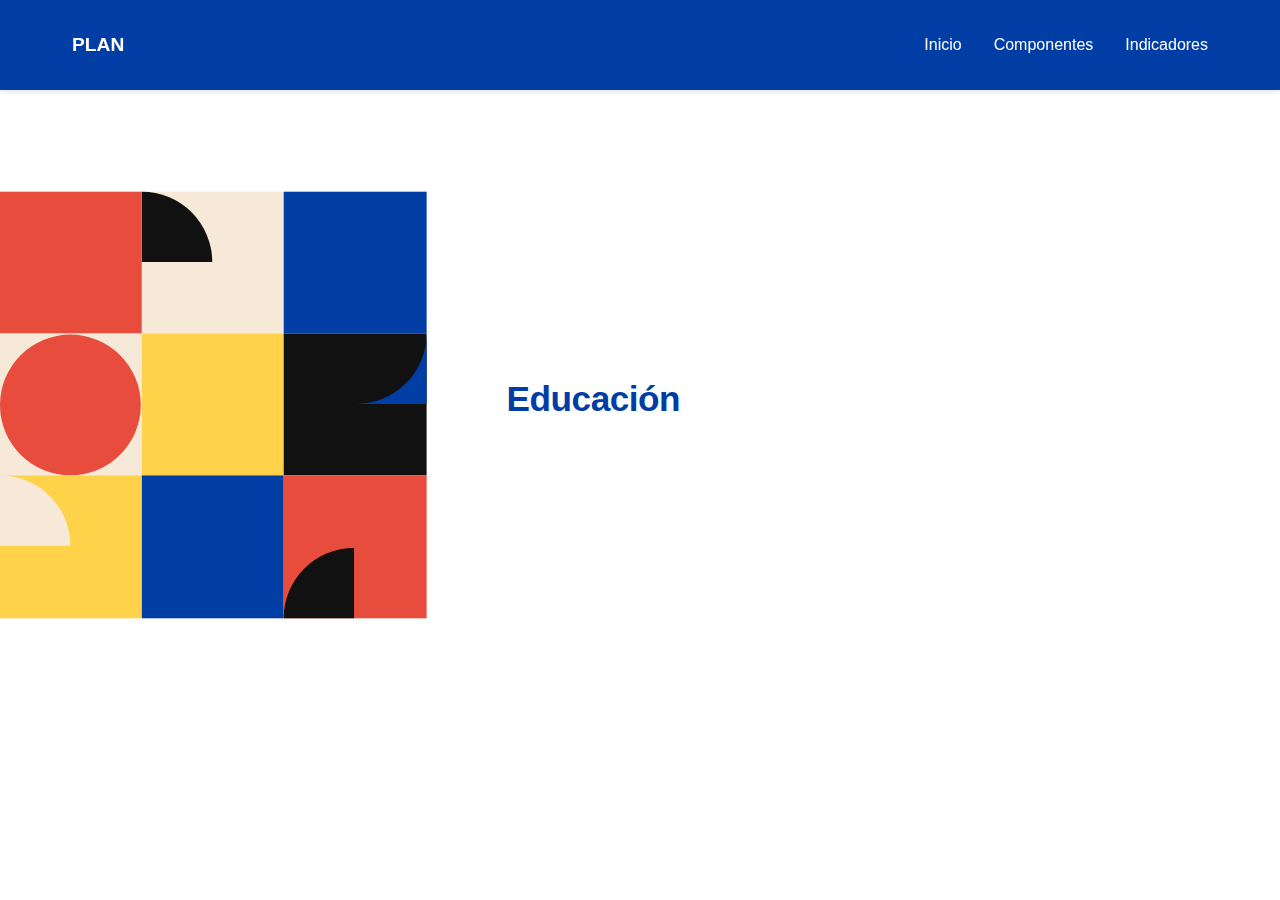
<file: componentes/educacion/educacion.html>
<!DOCTYPE html>
<html lang="es">
<head>
    <meta charset="UTF-8">
    <meta name="viewport" content="width=device-width, initial-scale=1.0">
    <title>Plan Nacional por la Accesibilidad y los Derechos de las Personas con Discapacidad</title>
    <link rel="stylesheet" href="/styles.css">
</head>
<body>
    <!-- Skip link para accesibilidad -->
    <a href="#main-content" class="skip-link">Saltar al contenido principal</a>

    <!-- Navegación -->
    <nav class="navbar" role="navigation" aria-label="Navegación principal">
        <div class="nav-container">
            <a href="#" class="logo" onclick="showHome()">PLAN</a>
            <div class="nav-spacer"></div>
            <ul class="nav-menu" role="menubar">
                <li role="menuitem"><a href="/index.html" onclick="showHome()">Inicio</a></li>
                <li role="menuitem"><a href="/#components">Componentes</a></li>
                <li role="menuitem"><a href="/indicadores.html">Indicadores</a></li>
            </ul>
        </div>
    </nav>

    <!-- Hero Section -->
    <main id="main-content">
        <section class="hero" role="banner">
            <div class="hero-svg-left">
                <svg viewBox="0 0 400 400" width="320" height="320" aria-hidden="true" focusable="false" class="hero-svg-bg">
                    <rect x="0" y="0" width="133" height="133" fill="#e74c3c"/>
                    <rect x="133" y="0" width="133" height="133" fill="#f6e9d7"/>
                    <rect x="266" y="0" width="134" height="133" fill="#003da5"/>
                    <rect x="0" y="133" width="133" height="133" fill="#f6e9d7"/>
                    <circle cx="66" cy="200" r="66" fill="#e74c3c"/>
                    <rect x="133" y="133" width="133" height="133" fill="#ffd24a"/>
                    <rect x="266" y="133" width="134" height="133" fill="#111"/>
                    <rect x="0" y="266" width="133" height="134" fill="#ffd24a"/>
                    <rect x="133" y="266" width="133" height="134" fill="#003da5"/>
                    <rect x="266" y="266" width="134" height="134" fill="#e74c3c"/>
                    <path d="M133,0 A66,66 0 0,1 199,66 L133,66 Z" fill="#111"/>
                    <path d="M400,133 A66,66 0 0,1 334,199 L400,199 Z" fill="#003da5"/>
                    <path d="M266,400 A66,66 0 0,1 332,334 L332,400 Z" fill="#111"/>
                    <path d="M0,266 A66,66 0 0,1 66,332 L0,332 Z" fill="#f6e9d7"/>
                </svg>
            </div>
            <div class="hero-content fade-in hero-left-text">
                <h1>
                    Educación
                </h1>
            </div>
        </section>
    </main>
</file>
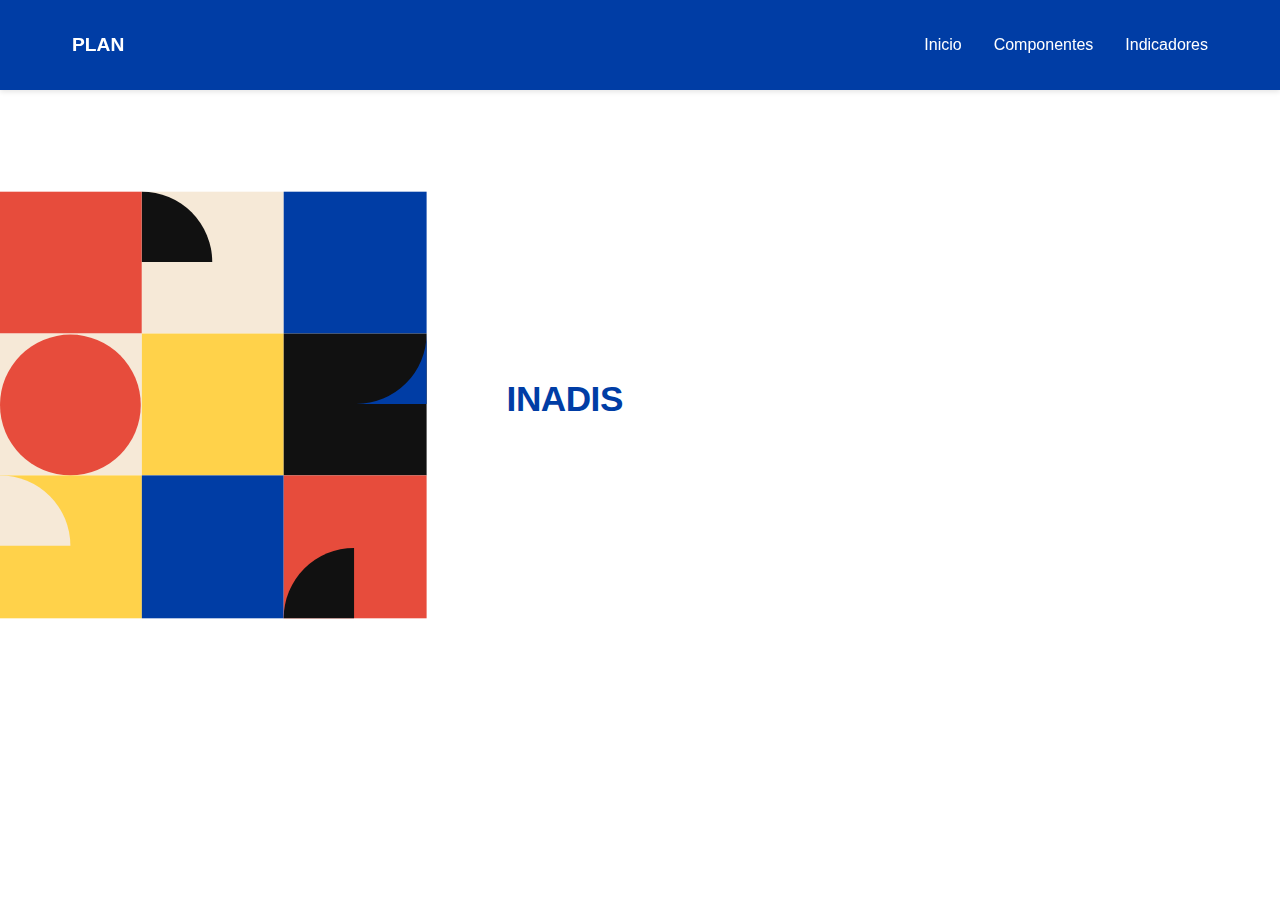
<file: componentes/institucionalidad/accion-inadis.html>
<!DOCTYPE html>
<html lang="es">

<head>
    <meta charset="UTF-8">
    <meta name="viewport" content="width=device-width, initial-scale=1.0">
    <title>Plan Nacional por la Accesibilidad y los Derechos de las Personas con Discapacidad</title>
    <link rel="stylesheet" href="/styles.css">
</head>

<body>
    <!-- Skip link para accesibilidad -->
    <a href="#main-content" class="skip-link">Saltar al contenido principal</a>

    <!-- Navegación -->
    <nav class="navbar" role="navigation" aria-label="Navegación principal">
        <div class="nav-container">
            <a href="/index.html" class="logo" onclick="showHome()">PLAN</a>
            <div class="nav-spacer"></div>
            <ul class="nav-menu" role="menubar">
                <li role="menuitem"><a href="/index.html" onclick="showHome()">Inicio</a></li>
                <li role="menuitem"><a href="/#components">Componentes</a></li>
                <li role="menuitem"><a href="/indicadores.html">Indicadores</a></li>
                <!-- Removed the "Indicadores" menu item -->
            </ul>
        </div>
    </nav>

    <main id="main-content">
        <section class="hero" role="banner">
            <div class="hero-svg-left">
                <svg viewBox="0 0 400 400" width="320" height="320" aria-hidden="true" focusable="false"
                    class="hero-svg-bg">
                    <rect x="0" y="0" width="133" height="133" fill="#e74c3c" />
                    <rect x="133" y="0" width="133" height="133" fill="#f6e9d7" />
                    <rect x="266" y="0" width="134" height="133" fill="#003da5" />
                    <rect x="0" y="133" width="133" height="133" fill="#f6e9d7" />
                    <circle cx="66" cy="200" r="66" fill="#e74c3c" />
                    <rect x="133" y="133" width="133" height="133" fill="#ffd24a" />
                    <rect x="266" y="133" width="134" height="133" fill="#111" />
                    <rect x="0" y="266" width="133" height="134" fill="#ffd24a" />
                    <rect x="133" y="266" width="133" height="134" fill="#003da5" />
                    <rect x="266" y="266" width="134" height="134" fill="#e74c3c" />
                    <path d="M133,0 A66,66 0 0,1 199,66 L133,66 Z" fill="#111" />
                    <path d="M400,133 A66,66 0 0,1 334,199 L400,199 Z" fill="#003da5" />
                    <path d="M266,400 A66,66 0 0,1 332,334 L332,400 Z" fill="#111" />
                    <path d="M0,266 A66,66 0 0,1 66,332 L0,332 Z" fill="#f6e9d7" />
                </svg>
            </div>
            <div class="hero-content fade-in hero-left-text">
                <h1>
                    INADIS
                </h1>
            </div>
        </section>
</file>
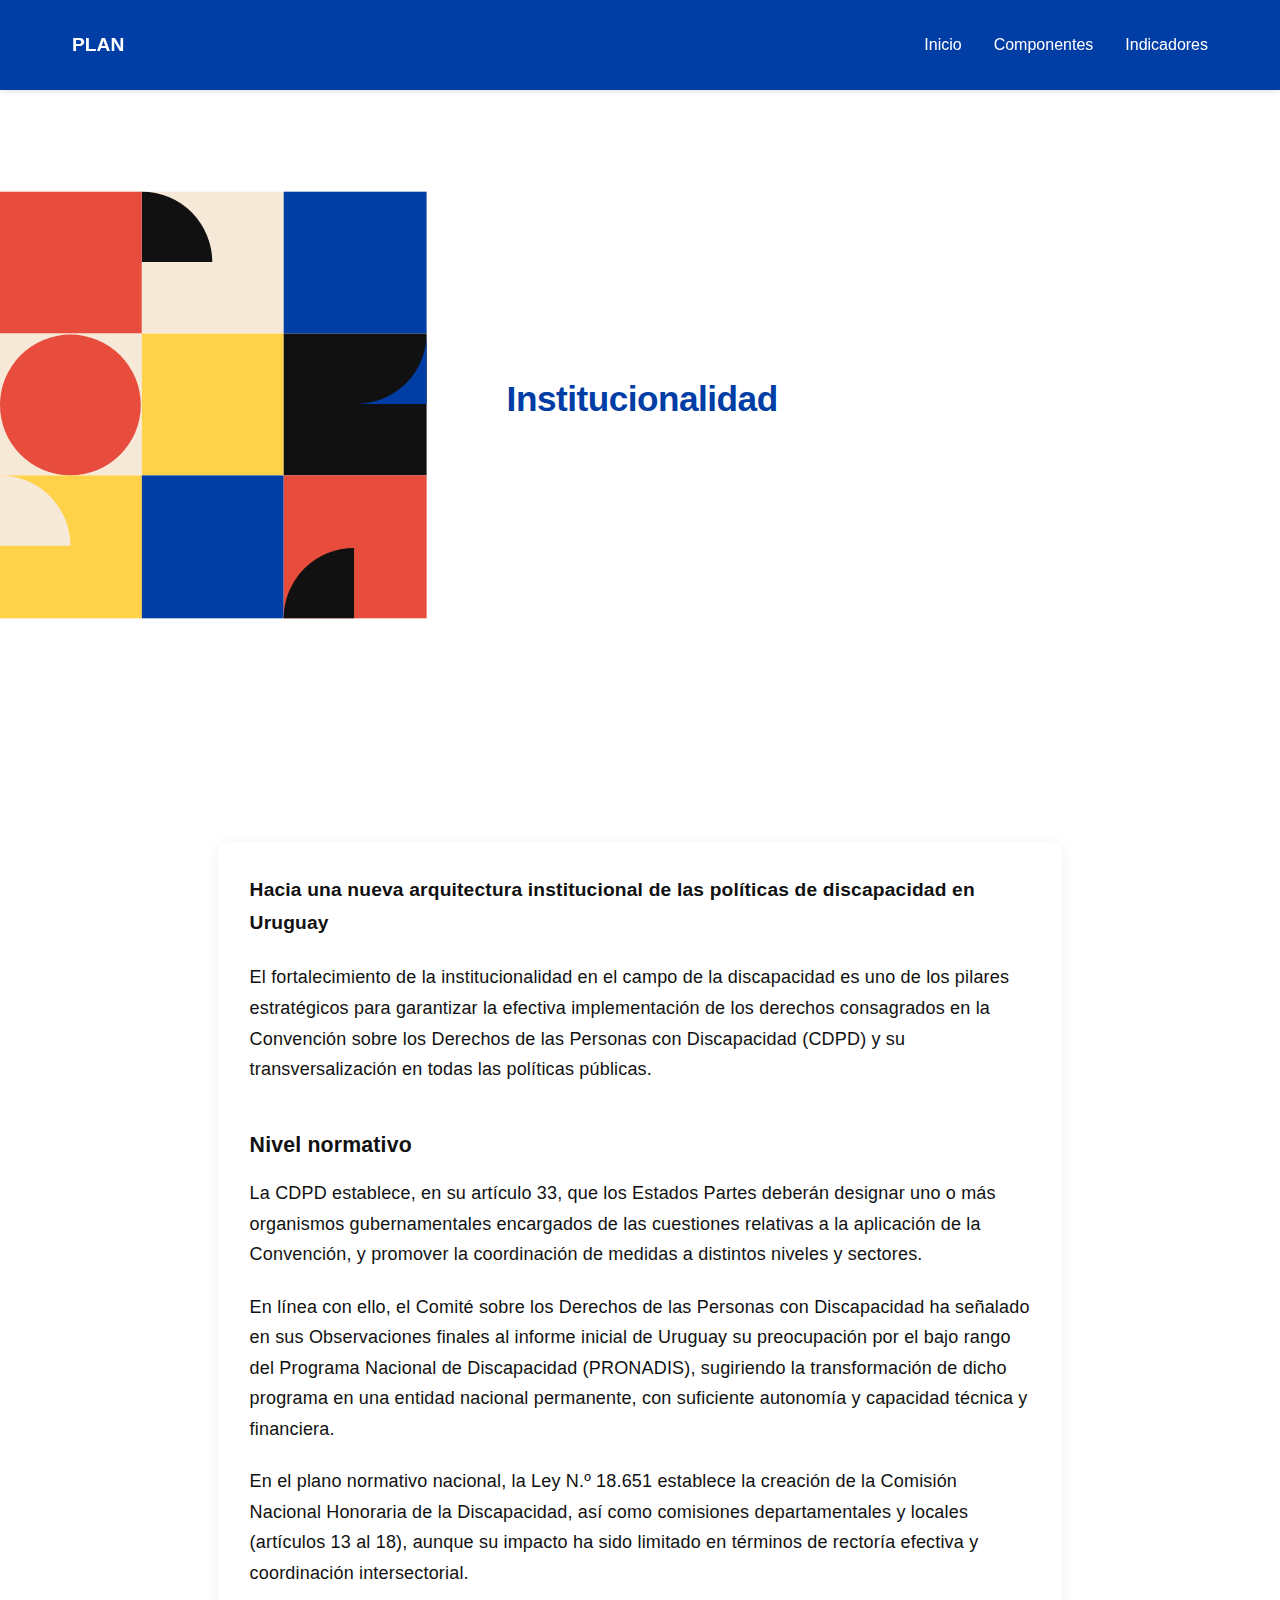
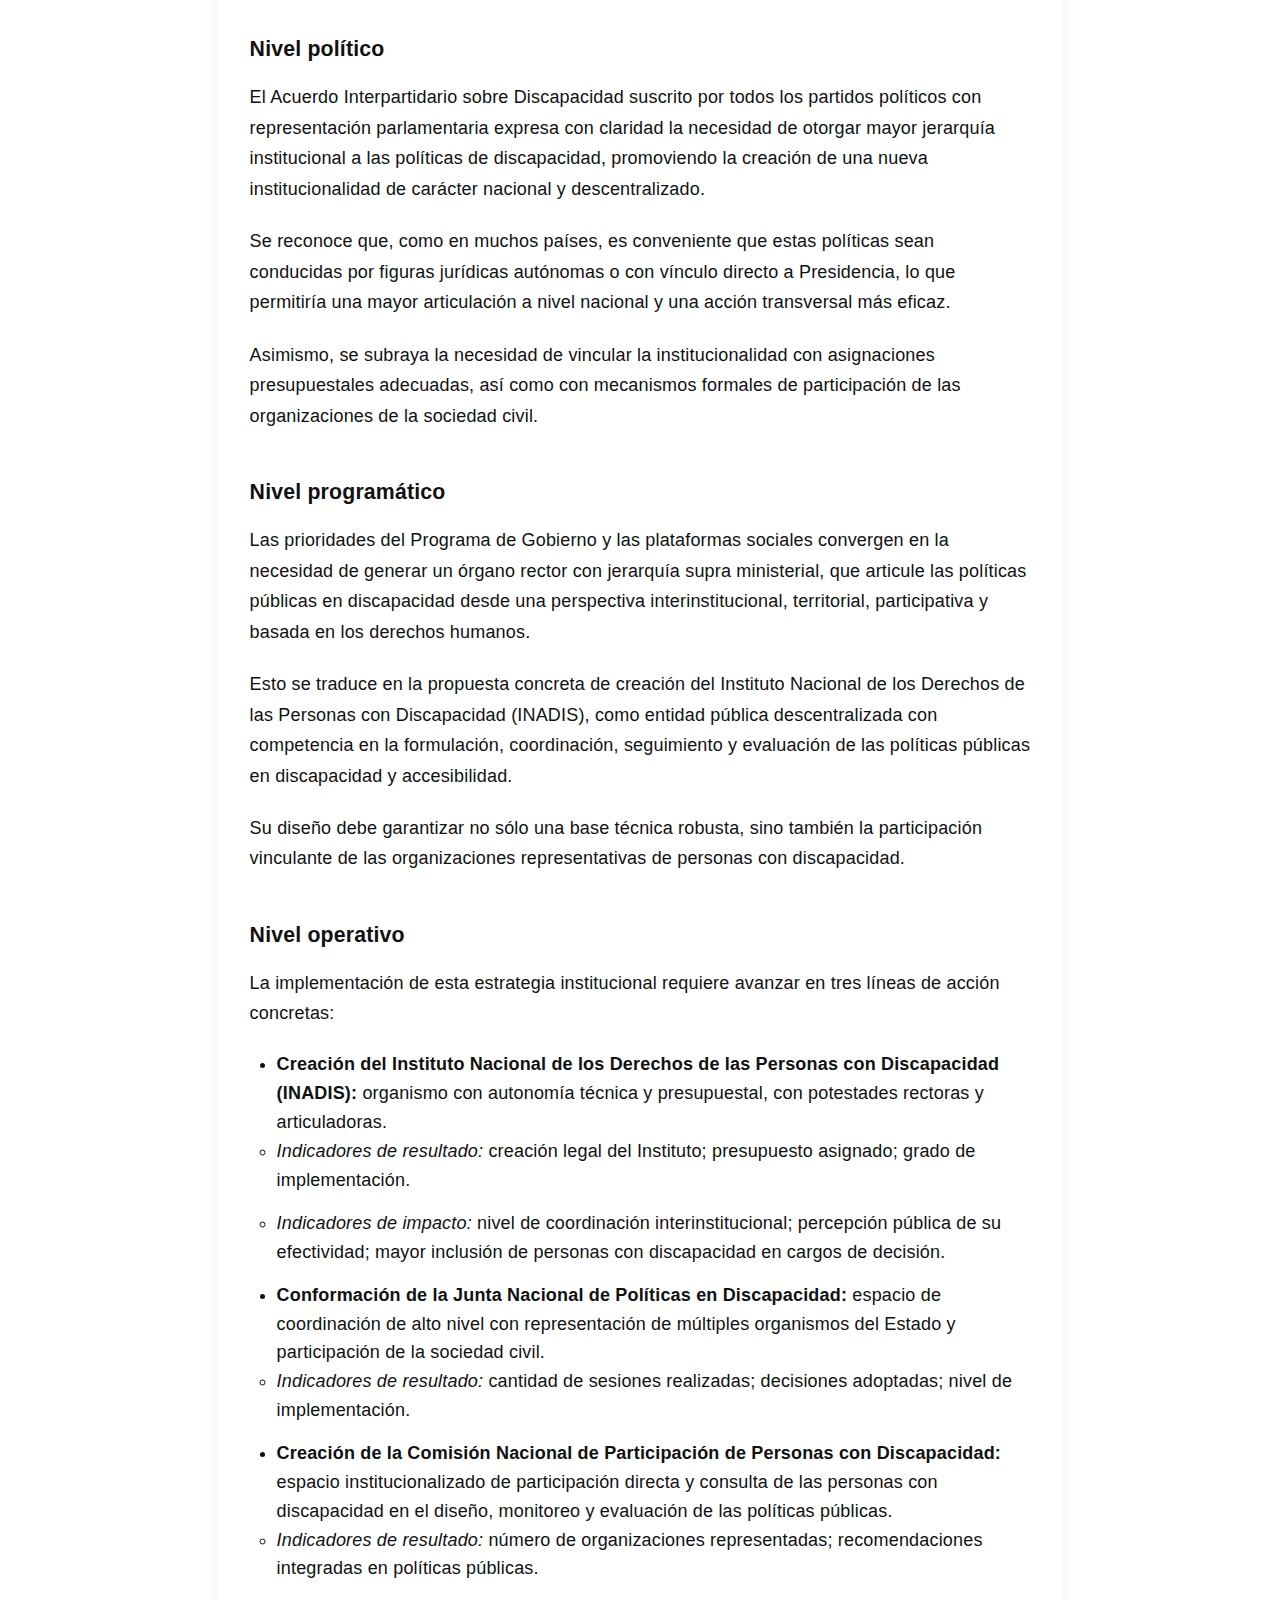
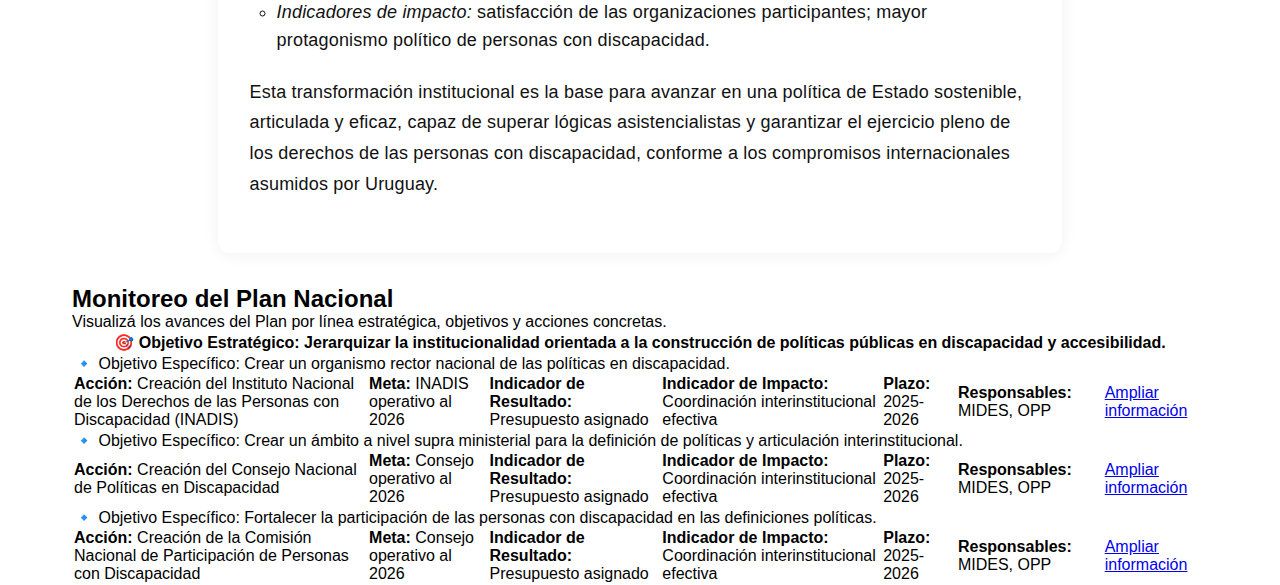
<file: componentes/institucionalidad/institucionalidad.html>
<!DOCTYPE html>
<html lang="es">

<head>
    <meta charset="UTF-8">
    <meta name="viewport" content="width=device-width, initial-scale=1.0">
    <title>Plan Nacional por la Accesibilidad y los Derechos de las Personas con Discapacidad</title>
    <link rel="stylesheet" href="/styles.css">
</head>

<body>
    <!-- Skip link para accesibilidad -->
    <a href="#main-content" class="skip-link">Saltar al contenido principal</a>

    <!-- Navegación -->
    <nav class="navbar" role="navigation" aria-label="Navegación principal">
        <div class="nav-container">
            <a href="/index.html" class="logo" onclick="showHome()">PLAN</a>
            <div class="nav-spacer"></div>
            <ul class="nav-menu" role="menubar">
                <li role="menuitem"><a href="/index.html" onclick="showHome()">Inicio</a></li>
                <li role="menuitem"><a href="/#components">Componentes</a></li>
                <li role="menuitem"><a href="/indicadores.html">Indicadores</a></li>
                <!-- Removed the "Indicadores" menu item -->
            </ul>
        </div>
    </nav>

    <main id="main-content">
        <section class="hero" role="banner">
            <div class="hero-svg-left">
                <svg viewBox="0 0 400 400" width="320" height="320" aria-hidden="true" focusable="false"
                    class="hero-svg-bg">
                    <rect x="0" y="0" width="133" height="133" fill="#e74c3c" />
                    <rect x="133" y="0" width="133" height="133" fill="#f6e9d7" />
                    <rect x="266" y="0" width="134" height="133" fill="#003da5" />
                    <rect x="0" y="133" width="133" height="133" fill="#f6e9d7" />
                    <circle cx="66" cy="200" r="66" fill="#e74c3c" />
                    <rect x="133" y="133" width="133" height="133" fill="#ffd24a" />
                    <rect x="266" y="133" width="134" height="133" fill="#111" />
                    <rect x="0" y="266" width="133" height="134" fill="#ffd24a" />
                    <rect x="133" y="266" width="133" height="134" fill="#003da5" />
                    <rect x="266" y="266" width="134" height="134" fill="#e74c3c" />
                    <path d="M133,0 A66,66 0 0,1 199,66 L133,66 Z" fill="#111" />
                    <path d="M400,133 A66,66 0 0,1 334,199 L400,199 Z" fill="#003da5" />
                    <path d="M266,400 A66,66 0 0,1 332,334 L332,400 Z" fill="#111" />
                    <path d="M0,266 A66,66 0 0,1 66,332 L0,332 Z" fill="#f6e9d7" />
                </svg>
            </div>
            <div class="hero-content fade-in hero-left-text">
                <h1>
                    Institucionalidad
                </h1>
            </div>
        </section>

        <section class="section-content institucionalidad-section" role="region"
            aria-labelledby="institucionalidad-heading">
            <article class="institucionalidad-article">
                <p class="section-lead"><strong>Hacia una nueva arquitectura institucional de las políticas de
                        discapacidad en Uruguay</strong></p>
                <p class="section-paragraph">El fortalecimiento de la institucionalidad en el campo de la discapacidad
                    es uno de los pilares estratégicos para garantizar la efectiva implementación de los derechos
                    consagrados en la Convención sobre los Derechos de las Personas con Discapacidad (CDPD) y su
                    transversalización en todas las políticas públicas.</p>

                <h3 class="section-subtitle">Nivel normativo</h3>
                <p class="section-paragraph">La CDPD establece, en su artículo 33, que los Estados Partes deberán
                    designar uno o más organismos gubernamentales encargados de las cuestiones relativas a la aplicación
                    de la Convención, y promover la coordinación de medidas a distintos niveles y sectores.</p>
                <p class="section-paragraph">En línea con ello, el Comité sobre los Derechos de las Personas con
                    Discapacidad ha señalado en sus Observaciones finales al informe inicial de Uruguay su preocupación
                    por el bajo rango del Programa Nacional de Discapacidad (PRONADIS), sugiriendo la transformación de
                    dicho programa en una entidad nacional permanente, con suficiente autonomía y capacidad técnica y
                    financiera.</p>
                <p class="section-paragraph">En el plano normativo nacional, la Ley N.º 18.651 establece la creación de
                    la Comisión Nacional Honoraria de la Discapacidad, así como comisiones departamentales y locales
                    (artículos 13 al 18), aunque su impacto ha sido limitado en términos de rectoría efectiva y
                    coordinación intersectorial.</p>

                <h3 class="section-subtitle">Nivel político</h3>
                <p class="section-paragraph">El Acuerdo Interpartidario sobre Discapacidad suscrito por todos los
                    partidos políticos con representación parlamentaria expresa con claridad la necesidad de otorgar
                    mayor jerarquía institucional a las políticas de discapacidad, promoviendo la creación de una nueva
                    institucionalidad de carácter nacional y descentralizado.</p>
                <p class="section-paragraph">Se reconoce que, como en muchos países, es conveniente que estas políticas
                    sean conducidas por figuras jurídicas autónomas o con vínculo directo a Presidencia, lo que
                    permitiría una mayor articulación a nivel nacional y una acción transversal más eficaz.</p>
                <p class="section-paragraph">Asimismo, se subraya la necesidad de vincular la institucionalidad con
                    asignaciones presupuestales adecuadas, así como con mecanismos formales de participación de las
                    organizaciones de la sociedad civil.</p>

                <h3 class="section-subtitle">Nivel programático</h3>
                <p class="section-paragraph">Las prioridades del Programa de Gobierno y las plataformas sociales
                    convergen en la necesidad de generar un órgano rector con jerarquía supra ministerial, que articule
                    las políticas públicas en discapacidad desde una perspectiva interinstitucional, territorial,
                    participativa y basada en los derechos humanos.</p>
                <p class="section-paragraph">Esto se traduce en la propuesta concreta de creación del Instituto Nacional
                    de los Derechos de las Personas con Discapacidad (INADIS), como entidad pública descentralizada con
                    competencia en la formulación, coordinación, seguimiento y evaluación de las políticas públicas en
                    discapacidad y accesibilidad.</p>
                <p class="section-paragraph">Su diseño debe garantizar no sólo una base técnica robusta, sino también la
                    participación vinculante de las organizaciones representativas de personas con discapacidad.</p>

                <h3 class="section-subtitle">Nivel operativo</h3>
                <p class="section-paragraph">La implementación de esta estrategia institucional requiere avanzar en tres
                    líneas de acción concretas:</p>
                <ul class="section-list">
                    <li>
                        <strong>Creación del Instituto Nacional de los Derechos de las Personas con Discapacidad
                            (INADIS):</strong> organismo con autonomía técnica y presupuestal, con potestades rectoras y
                        articuladoras.
                        <ul>
                            <li><em>Indicadores de resultado:</em> creación legal del Instituto; presupuesto asignado;
                                grado de implementación.</li>
                            <li><em>Indicadores de impacto:</em> nivel de coordinación interinstitucional; percepción
                                pública de su efectividad; mayor inclusión de personas con discapacidad en cargos de
                                decisión.</li>
                        </ul>
                    </li>
                    <li>
                        <strong>Conformación de la Junta Nacional de Políticas en Discapacidad:</strong> espacio de
                        coordinación de alto nivel con representación de múltiples organismos del Estado y participación
                        de la sociedad civil.
                        <ul>
                            <li><em>Indicadores de resultado:</em> cantidad de sesiones realizadas; decisiones
                                adoptadas; nivel de implementación.</li>
                        </ul>
                    </li>
                    <li>
                        <strong>Creación de la Comisión Nacional de Participación de Personas con Discapacidad:</strong>
                        espacio institucionalizado de participación directa y consulta de las personas con discapacidad
                        en el diseño, monitoreo y evaluación de las políticas públicas.
                        <ul>
                            <li><em>Indicadores de resultado:</em> número de organizaciones representadas;
                                recomendaciones integradas en políticas públicas.</li>
                            <li><em>Indicadores de impacto:</em> satisfacción de las organizaciones participantes; mayor
                                protagonismo político de personas con discapacidad.</li>
                        </ul>
                    </li>
                </ul>

                <p class="section-paragraph">Esta transformación institucional es la base para avanzar en una política
                    de Estado sostenible, articulada y eficaz, capaz de superar lógicas asistencialistas y garantizar el
                    ejercicio pleno de los derechos de las personas con discapacidad, conforme a los compromisos
                    internacionales asumidos por Uruguay.</p>
            </article>
        </section>

        <section class="section-monitoreo" role="region" aria-labelledby="monitoreo-title">
            <div class="container">
                <h2 id="monitoreo-title">Monitoreo del Plan Nacional</h2>
                <p>Visualizá los avances del Plan por línea estratégica, objetivos y acciones concretas.</p>

                <div class="table-responsive">
                    <table class="tabla-monitoreo" role="table" aria-label="Matriz accesible de monitoreo">
                        <tbody>
                            <!-- Primer bloque -->
                            <tr class="estrategico">
                                <th colspan="9" scope="rowgroup">🎯 Objetivo Estratégico: Jerarquizar la
                                    institucionalidad orientada a la construcción de políticas públicas en discapacidad
                                    y accesibilidad.</th>
                            </tr>
                            <tr class="especifico">
                                <td colspan="9">🔹 Objetivo Específico: Crear un organismo rector nacional de las
                                    políticas en discapacidad.</td>
                            </tr>
                            <tr class="detalles">
                                <td><strong>Acción:</strong> Creación del Instituto Nacional de los Derechos de las
                                    Personas con Discapacidad (INADIS)</td>
                                <td><strong>Meta:</strong> INADIS operativo al 2026</td>
                                <td><strong>Indicador de Resultado:</strong> Presupuesto asignado</td>
                                <td><strong>Indicador de Impacto:</strong> Coordinación interinstitucional efectiva</td>
                                <td><strong>Plazo:</strong> 2025-2026</td>
                                <td><strong>Responsables:</strong> MIDES, OPP</td>
                                <td colspan="6">
                                    <a href="accion-inadis.html" class="boton-ampliar" role="button"
                                        aria-label="Ampliar información sobre INADIS">
                                        Ampliar información
                                    </a>
                                </td>
                            </tr>

                            <!-- Segundo bloque -->
                            <tr class="especifico">
                                <td colspan="9">🔹 Objetivo Específico: Crear un ámbito a nivel supra ministerial para
                                    la definición de políticas y articulación interinstitucional. </td>
                            </tr>
                            <tr class="detalles">
                                <td><strong>Acción:</strong> Creación del Consejo Nacional de Políticas en Discapacidad
                                </td>
                                <td><strong>Meta:</strong> Consejo operativo al 2026</td>
                                <td><strong>Indicador de Resultado:</strong> Presupuesto asignado</td>
                                <td><strong>Indicador de Impacto:</strong> Coordinación interinstitucional efectiva</td>
                                <td><strong>Plazo:</strong> 2025-2026</td>
                                <td><strong>Responsables:</strong> MIDES, OPP</td>
                                <td colspan="6">
                                    <a href="accion-consejo.html" class="boton-ampliar" role="button"
                                        aria-label="Ampliar información sobre el Consejo Nacional de Políticas en Discapacidad">
                                        Ampliar información
                                    </a>
                                </td>
                            </tr>


                            <!-- Tercer bloque -->
                            <tr class="especifico">
                                <td colspan="9">🔹 Objetivo Específico: Fortalecer la participación de las personas con
                                    discapacidad en las definiciones políticas. </td>
                            </tr>
                            <tr class="detalles">
                                <td><strong>Acción:</strong> Creación de la Comisión Nacional de Participación de
                                    Personas con Discapacidad</td>
                                </td>
                                <td><strong>Meta:</strong> Consejo operativo al 2026</td>
                                <td><strong>Indicador de Resultado:</strong> Presupuesto asignado</td>
                                <td><strong>Indicador de Impacto:</strong> Coordinación interinstitucional efectiva</td>
                                <td><strong>Plazo:</strong> 2025-2026</td>
                                <td><strong>Responsables:</strong> MIDES, OPP</td>
                                <td colspan="6">
                                    <a href="accion-consejo.html" class="boton-ampliar" role="button"
                                        aria-label="Ampliar información sobre el Consejo Nacional de Políticas en Discapacidad">
                                        Ampliar información
                                    </a>
                                </td>
                            </tr>

                        </tbody>
                    </table>
                </div>
            </div>
        </section>
    </main>
</file>
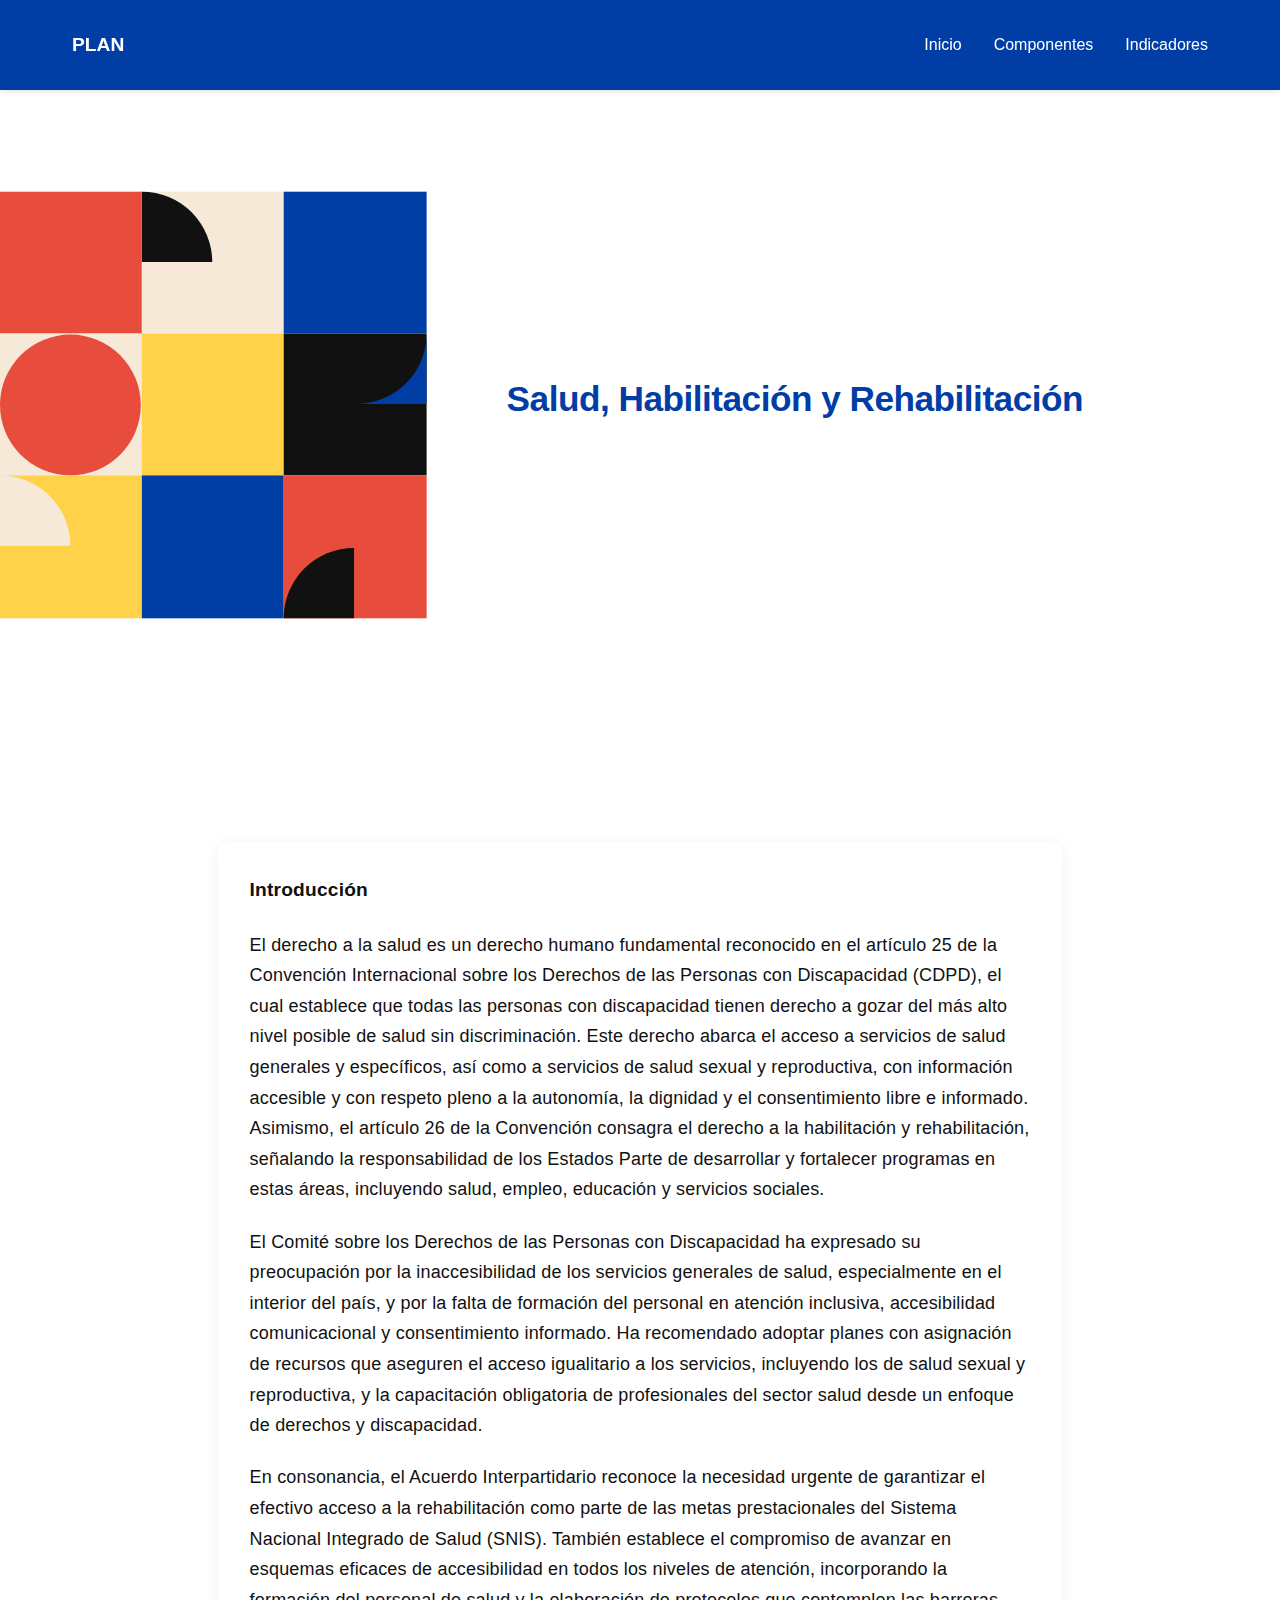
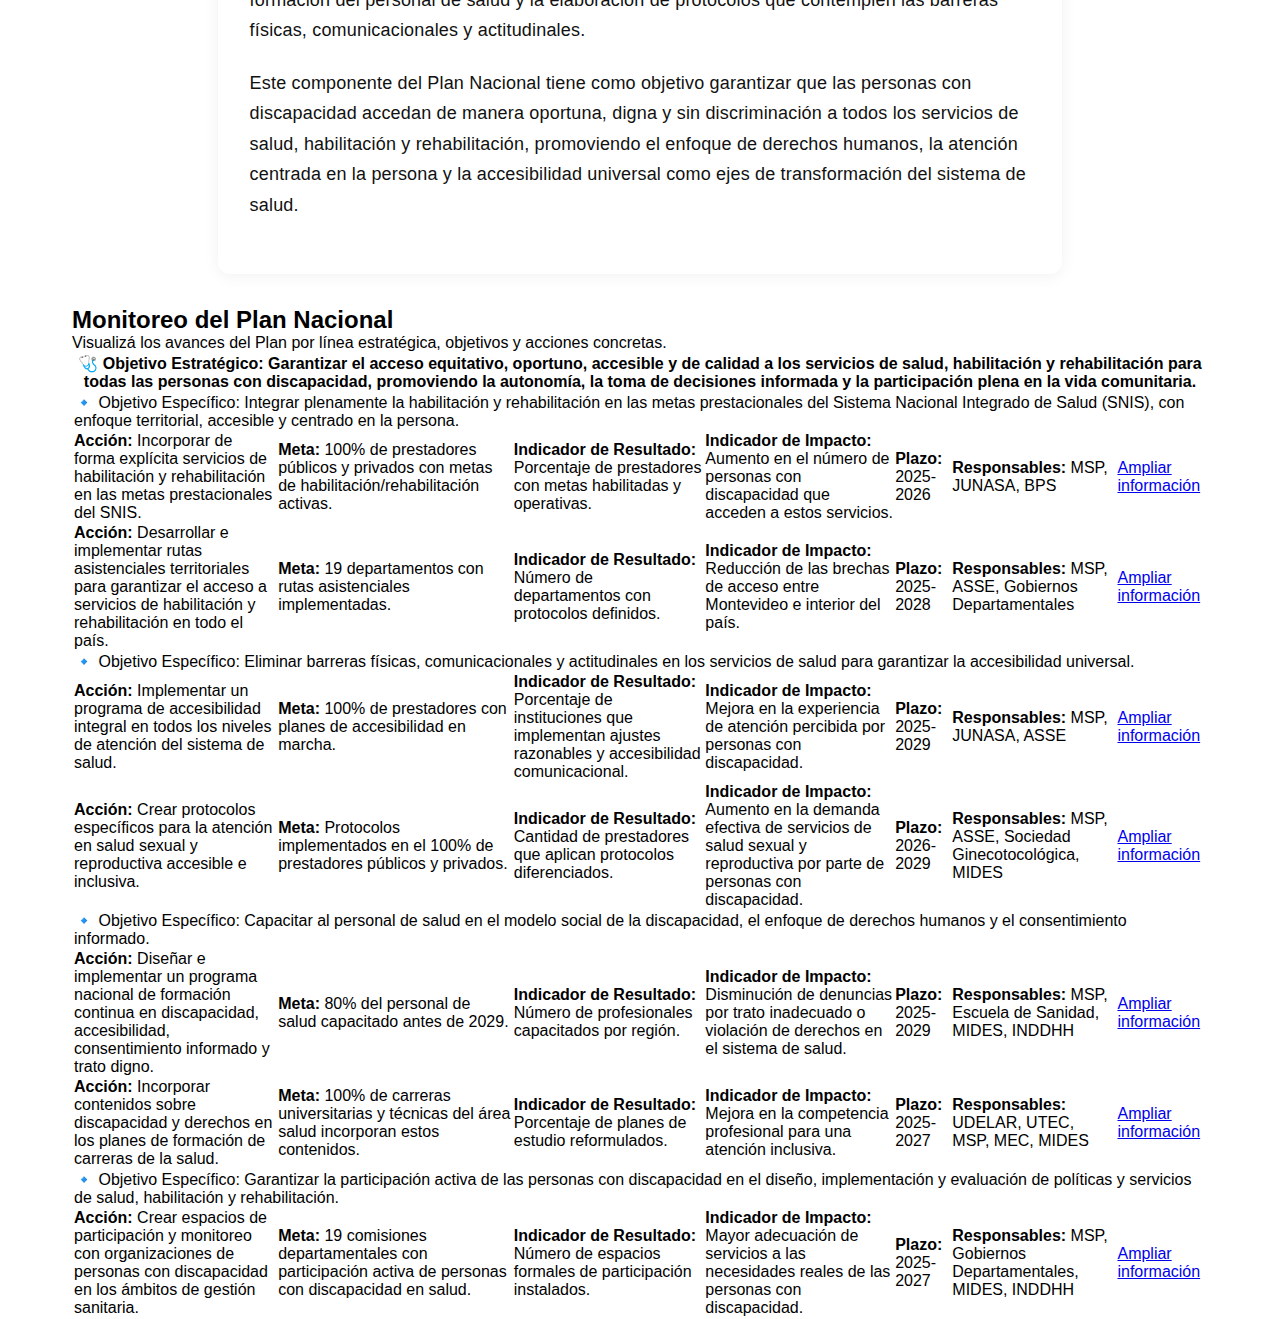
<file: componentes/salud_habilitacion_rehabilitacion/salud.html>
<!DOCTYPE html>
<html lang="es">

<head>
    <meta charset="UTF-8">
    <meta name="viewport" content="width=device-width, initial-scale=1.0">
    <title>Plan Nacional por la Accesibilidad y los Derechos de las Personas con Discapacidad</title>
    <link rel="stylesheet" href="/styles.css">
</head>

<body>
    <!-- Skip link para accesibilidad -->
    <a href="#main-content" class="skip-link">Saltar al contenido principal</a>

    <!-- Navegación -->
    <nav class="navbar" role="navigation" aria-label="Navegación principal">
        <div class="nav-container">
            <a href="/index.html" class="logo" onclick="showHome()">PLAN</a>
            <div class="nav-spacer"></div>
            <ul class="nav-menu" role="menubar">
                <li role="menuitem"><a href="/index.html" onclick="showHome()">Inicio</a></li>
                <li role="menuitem"><a href="/#components">Componentes</a></li>
                <li role="menuitem"><a href="/indicadores.html">Indicadores</a></li>
            </ul>
        </div>
    </nav>

    <!-- Hero Section -->
    <main id="main-content">
        <section class="hero" role="banner">
            <div class="hero-svg-left">
                <svg viewBox="0 0 400 400" width="320" height="320" aria-hidden="true" focusable="false"
                    class="hero-svg-bg">
                    <rect x="0" y="0" width="133" height="133" fill="#e74c3c" />
                    <rect x="133" y="0" width="133" height="133" fill="#f6e9d7" />
                    <rect x="266" y="0" width="134" height="133" fill="#003da5" />
                    <rect x="0" y="133" width="133" height="133" fill="#f6e9d7" />
                    <circle cx="66" cy="200" r="66" fill="#e74c3c" />
                    <rect x="133" y="133" width="133" height="133" fill="#ffd24a" />
                    <rect x="266" y="133" width="134" height="133" fill="#111" />
                    <rect x="0" y="266" width="133" height="134" fill="#ffd24a" />
                    <rect x="133" y="266" width="133" height="134" fill="#003da5" />
                    <rect x="266" y="266" width="134" height="134" fill="#e74c3c" />
                    <path d="M133,0 A66,66 0 0,1 199,66 L133,66 Z" fill="#111" />
                    <path d="M400,133 A66,66 0 0,1 334,199 L400,199 Z" fill="#003da5" />
                    <path d="M266,400 A66,66 0 0,1 332,334 L332,400 Z" fill="#111" />
                    <path d="M0,266 A66,66 0 0,1 66,332 L0,332 Z" fill="#f6e9d7" />
                </svg>
            </div>
            <div class="hero-content fade-in hero-left-text">
                <h1>
                    Salud, Habilitación y Rehabilitación
                </h1>
            </div>
        </section>

        <section class="section-content institucionalidad-section" role="region"
            aria-labelledby="institucionalidad-heading">
            <article class="institucionalidad-article">

                <p class="section-lead"><strong>Introducción</strong></p>

                <p class="section-paragraph">
                    El derecho a la salud es un derecho humano fundamental reconocido en el artículo 25 de la Convención
                    Internacional sobre los Derechos de las Personas con Discapacidad (CDPD), el cual establece que
                    todas las personas con discapacidad tienen derecho a gozar del más alto nivel posible de salud sin
                    discriminación. Este derecho abarca el acceso a servicios de salud generales y específicos, así como
                    a servicios de salud sexual y reproductiva, con información accesible y con respeto pleno a la
                    autonomía, la dignidad y el consentimiento libre e informado. Asimismo, el artículo 26 de la
                    Convención consagra el derecho a la habilitación y rehabilitación, señalando la responsabilidad de
                    los Estados Parte de desarrollar y fortalecer programas en estas áreas, incluyendo salud, empleo,
                    educación y servicios sociales.
                </p>

                <p class="section-paragraph">
                    El Comité sobre los Derechos de las Personas con Discapacidad ha expresado su preocupación por la
                    inaccesibilidad de los servicios generales de salud, especialmente en el interior del país, y por la
                    falta de formación del personal en atención inclusiva, accesibilidad comunicacional y consentimiento
                    informado. Ha recomendado adoptar planes con asignación de recursos que aseguren el acceso
                    igualitario a los servicios, incluyendo los de salud sexual y reproductiva, y la capacitación
                    obligatoria de profesionales del sector salud desde un enfoque de derechos y discapacidad.
                </p>

                <p class="section-paragraph">
                    En consonancia, el Acuerdo Interpartidario reconoce la necesidad urgente de garantizar el efectivo
                    acceso a la rehabilitación como parte de las metas prestacionales del Sistema Nacional Integrado de
                    Salud (SNIS). También establece el compromiso de avanzar en esquemas eficaces de accesibilidad en
                    todos los niveles de atención, incorporando la formación del personal de salud y la elaboración de
                    protocolos que contemplen las barreras físicas, comunicacionales y actitudinales.
                </p>

                <p class="section-paragraph">
                    Este componente del Plan Nacional tiene como objetivo garantizar que las personas con discapacidad
                    accedan de manera oportuna, digna y sin discriminación a todos los servicios de salud, habilitación
                    y rehabilitación, promoviendo el enfoque de derechos humanos, la atención centrada en la persona y
                    la accesibilidad universal como ejes de transformación del sistema de salud.
                </p>
            </article>
            </div>
        </section>


        <section class="section-monitoreo" role="region" aria-labelledby="monitoreo-title">
            <div class="container">
                <h2 id="monitoreo-title">Monitoreo del Plan Nacional</h2>
                <p>Visualizá los avances del Plan por línea estratégica, objetivos y acciones concretas.</p>

                <div class="table-responsive">
                    <table class="tabla-monitoreo" role="table" aria-label="Matriz accesible de monitoreo">
                        <tbody>
                            <!-- Bloque de Salud, Habilitación y Rehabilitación -->
                            <tr class="estrategico">
                                <th colspan="9" scope="rowgroup">🩺 Objetivo Estratégico: Garantizar el acceso
                                    equitativo, oportuno, accesible y de calidad a los servicios de salud, habilitación
                                    y rehabilitación para todas las personas con discapacidad, promoviendo la autonomía,
                                    la toma de decisiones informada y la participación plena en la vida comunitaria.
                                </th>
                            </tr>

                            <!-- Objetivo Específico 1 -->
                            <tr class="especifico">
                                <td colspan="9">🔹 Objetivo Específico: Integrar plenamente la habilitación y
                                    rehabilitación en las metas prestacionales del Sistema Nacional Integrado de Salud
                                    (SNIS), con enfoque territorial, accesible y centrado en la persona.</td>
                            </tr>
                            <tr class="detalles">
                                <td><strong>Acción:</strong> Incorporar de forma explícita servicios de habilitación y
                                    rehabilitación en las metas prestacionales del SNIS.</td>
                                <td><strong>Meta:</strong> 100% de prestadores públicos y privados con metas de
                                    habilitación/rehabilitación activas.</td>
                                <td><strong>Indicador de Resultado:</strong> Porcentaje de prestadores con metas
                                    habilitadas y operativas.</td>
                                <td><strong>Indicador de Impacto:</strong> Aumento en el número de personas con
                                    discapacidad que acceden a estos servicios.</td>
                                <td><strong>Plazo:</strong> 2025-2026</td>
                                <td><strong>Responsables:</strong> MSP, JUNASA, BPS</td>
                                <td colspan="6">
                                    <a href="accion-metas-snis.html" class="boton-ampliar" role="button"
                                        aria-label="Ampliar información sobre metas prestacionales del SNIS en habilitación y rehabilitación">Ampliar
                                        información</a>
                                </td>
                            </tr>
                            <tr class="detalles">
                                <td><strong>Acción:</strong> Desarrollar e implementar rutas asistenciales territoriales
                                    para garantizar el acceso a servicios de habilitación y rehabilitación en todo el
                                    país.</td>
                                <td><strong>Meta:</strong> 19 departamentos con rutas asistenciales implementadas.</td>
                                <td><strong>Indicador de Resultado:</strong> Número de departamentos con protocolos
                                    definidos.</td>
                                <td><strong>Indicador de Impacto:</strong> Reducción de las brechas de acceso entre
                                    Montevideo e interior del país.</td>
                                <td><strong>Plazo:</strong> 2025-2028</td>
                                <td><strong>Responsables:</strong> MSP, ASSE, Gobiernos Departamentales</td>
                                <td colspan="6">
                                    <a href="accion-rutas.html" class="boton-ampliar" role="button"
                                        aria-label="Ampliar información sobre rutas asistenciales territoriales">Ampliar
                                        información</a>
                                </td>
                            </tr>

                            <!-- Objetivo Específico 2 -->
                            <tr class="especifico">
                                <td colspan="9">🔹 Objetivo Específico: Eliminar barreras físicas, comunicacionales y
                                    actitudinales en los servicios de salud para garantizar la accesibilidad universal.
                                </td>
                            </tr>
                            <tr class="detalles">
                                <td><strong>Acción:</strong> Implementar un programa de accesibilidad integral en todos
                                    los niveles de atención del sistema de salud.</td>
                                <td><strong>Meta:</strong> 100% de prestadores con planes de accesibilidad en marcha.
                                </td>
                                <td><strong>Indicador de Resultado:</strong> Porcentaje de instituciones que implementan
                                    ajustes razonables y accesibilidad comunicacional.</td>
                                <td><strong>Indicador de Impacto:</strong> Mejora en la experiencia de atención
                                    percibida por personas con discapacidad.</td>
                                <td><strong>Plazo:</strong> 2025-2029</td>
                                <td><strong>Responsables:</strong> MSP, JUNASA, ASSE</td>
                                <td colspan="6">
                                    <a href="accion-accesibilidad-salud.html" class="boton-ampliar" role="button"
                                        aria-label="Ampliar información sobre accesibilidad integral en salud">Ampliar
                                        información</a>
                                </td>
                            </tr>
                            <tr class="detalles">
                                <td><strong>Acción:</strong> Crear protocolos específicos para la atención en salud
                                    sexual y reproductiva accesible e inclusiva.</td>
                                <td><strong>Meta:</strong> Protocolos implementados en el 100% de prestadores públicos y
                                    privados.</td>
                                <td><strong>Indicador de Resultado:</strong> Cantidad de prestadores que aplican
                                    protocolos diferenciados.</td>
                                <td><strong>Indicador de Impacto:</strong> Aumento en la demanda efectiva de servicios
                                    de salud sexual y reproductiva por parte de personas con discapacidad.</td>
                                <td><strong>Plazo:</strong> 2026-2029</td>
                                <td><strong>Responsables:</strong> MSP, ASSE, Sociedad Ginecotocológica, MIDES</td>
                                <td colspan="6">
                                    <a href="accion-protocolos-salud-sexual.html" class="boton-ampliar" role="button"
                                        aria-label="Ampliar información sobre protocolos de salud sexual y reproductiva">Ampliar
                                        información</a>
                                </td>
                            </tr>

                            <!-- Objetivo Específico 3 -->
                            <tr class="especifico">
                                <td colspan="9">🔹 Objetivo Específico: Capacitar al personal de salud en el modelo
                                    social de la discapacidad, el enfoque de derechos humanos y el consentimiento
                                    informado.</td>
                            </tr>
                            <tr class="detalles">
                                <td><strong>Acción:</strong> Diseñar e implementar un programa nacional de formación
                                    continua en discapacidad, accesibilidad, consentimiento informado y trato digno.
                                </td>
                                <td><strong>Meta:</strong> 80% del personal de salud capacitado antes de 2029.</td>
                                <td><strong>Indicador de Resultado:</strong> Número de profesionales capacitados por
                                    región.</td>
                                <td><strong>Indicador de Impacto:</strong> Disminución de denuncias por trato inadecuado
                                    o violación de derechos en el sistema de salud.</td>
                                <td><strong>Plazo:</strong> 2025-2029</td>
                                <td><strong>Responsables:</strong> MSP, Escuela de Sanidad, MIDES, INDDHH</td>
                                <td colspan="6">
                                    <a href="accion-capacitacion.html" class="boton-ampliar" role="button"
                                        aria-label="Ampliar información sobre capacitación del personal de salud">Ampliar
                                        información</a>
                                </td>
                            </tr>
                            <tr class="detalles">
                                <td><strong>Acción:</strong> Incorporar contenidos sobre discapacidad y derechos en los
                                    planes de formación de carreras de la salud.</td>
                                <td><strong>Meta:</strong> 100% de carreras universitarias y técnicas del área salud
                                    incorporan estos contenidos.</td>
                                <td><strong>Indicador de Resultado:</strong> Porcentaje de planes de estudio
                                    reformulados.</td>
                                <td><strong>Indicador de Impacto:</strong> Mejora en la competencia profesional para una
                                    atención inclusiva.</td>
                                <td><strong>Plazo:</strong> 2025-2027</td>
                                <td><strong>Responsables:</strong> UDELAR, UTEC, MSP, MEC, MIDES</td>
                                <td colspan="6">
                                    <a href="accion-formacion-salud.html" class="boton-ampliar" role="button"
                                        aria-label="Ampliar información sobre contenidos formativos en discapacidad en salud">Ampliar
                                        información</a>
                                </td>
                            </tr>

                            <!-- Objetivo Específico 4 -->
                            <tr class="especifico">
                                <td colspan="9">🔹 Objetivo Específico: Garantizar la participación activa de las
                                    personas con discapacidad en el diseño, implementación y evaluación de políticas y
                                    servicios de salud, habilitación y rehabilitación.</td>
                            </tr>
                            <tr class="detalles">
                                <td><strong>Acción:</strong> Crear espacios de participación y monitoreo con
                                    organizaciones de personas con discapacidad en los ámbitos de gestión sanitaria.
                                </td>
                                <td><strong>Meta:</strong> 19 comisiones departamentales con participación activa de
                                    personas con discapacidad en salud.</td>
                                <td><strong>Indicador de Resultado:</strong> Número de espacios formales de
                                    participación instalados.</td>
                                <td><strong>Indicador de Impacto:</strong> Mayor adecuación de servicios a las
                                    necesidades reales de las personas con discapacidad.</td>
                                <td><strong>Plazo:</strong> 2025-2027</td>
                                <td><strong>Responsables:</strong> MSP, Gobiernos Departamentales, MIDES, INDDHH</td>
                                <td colspan="6">
                                    <a href="accion-participacion-salud.html" class="boton-ampliar" role="button"
                                        aria-label="Ampliar información sobre participación en salud">Ampliar
                                        información</a>
                                </td>
                            </tr>


                        </tbody>
                    </table>
                </div>
            </div>
        </section>


    </main>
</file>
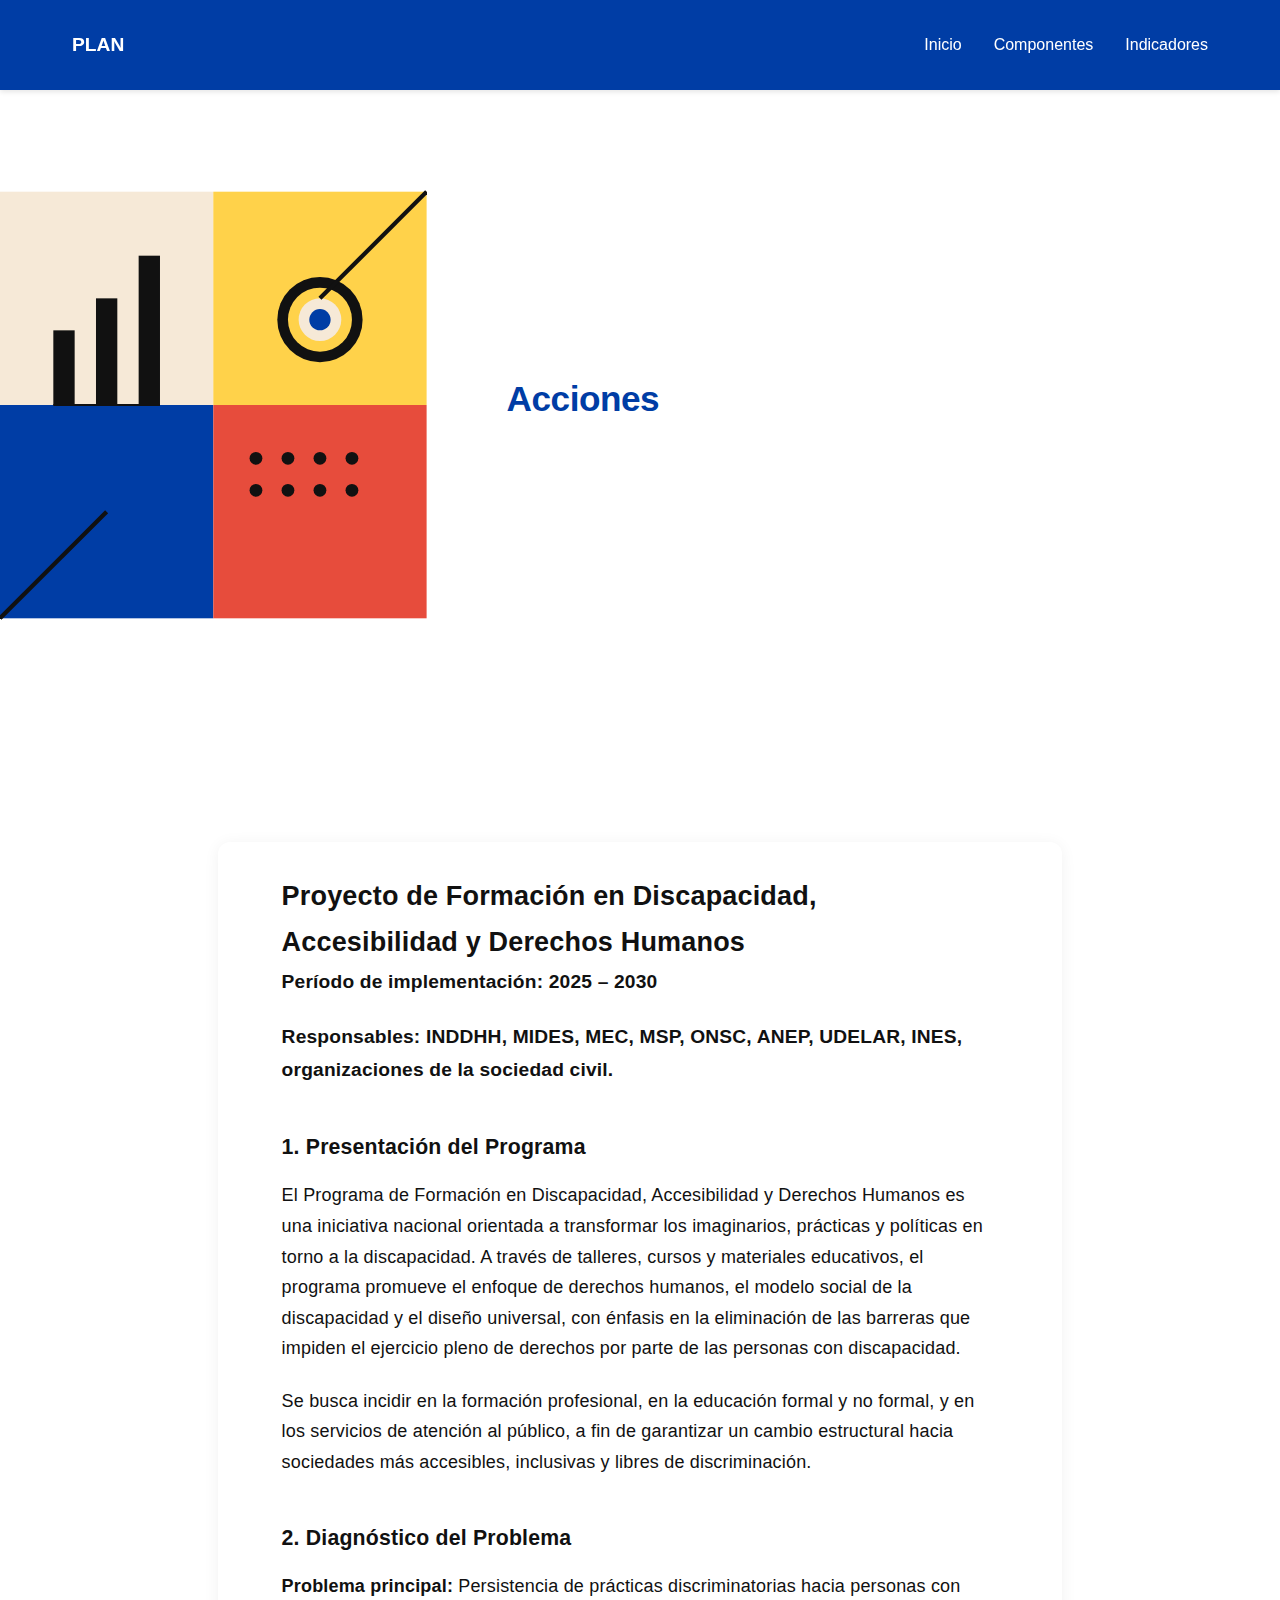
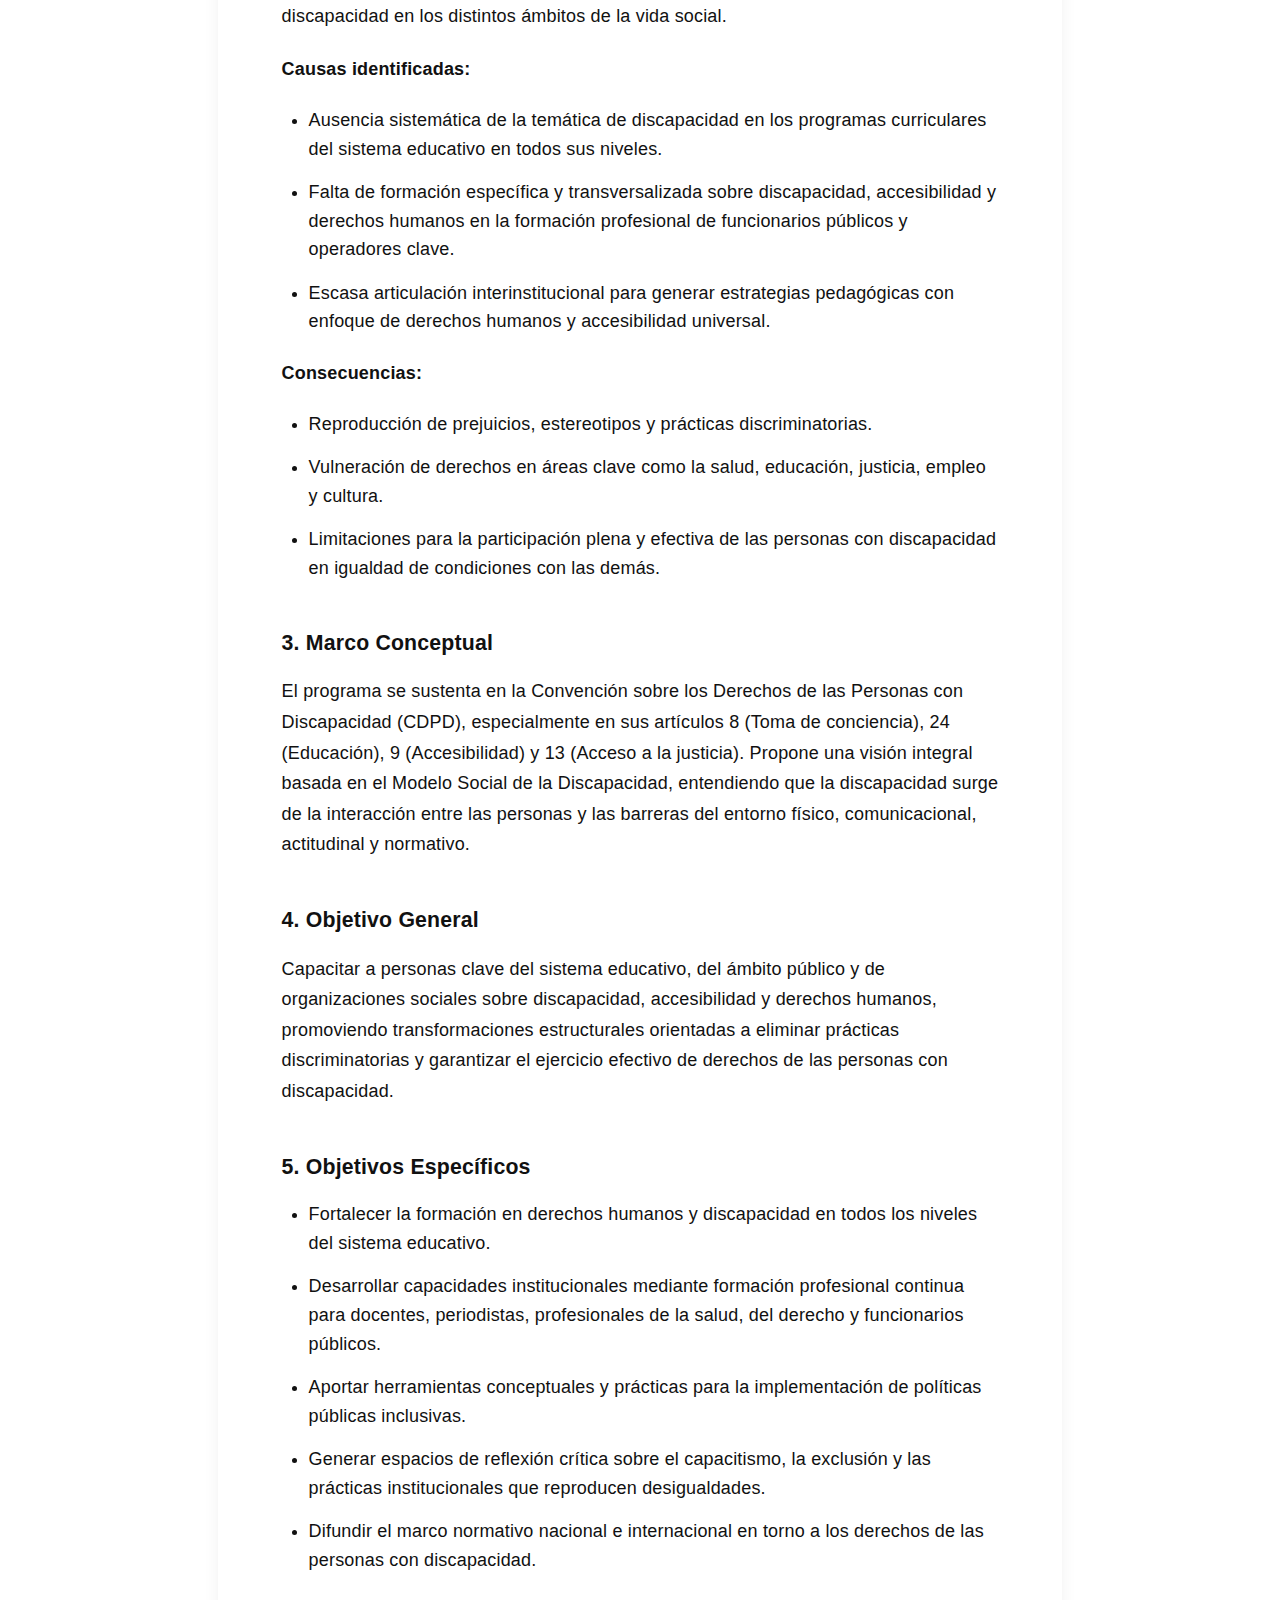
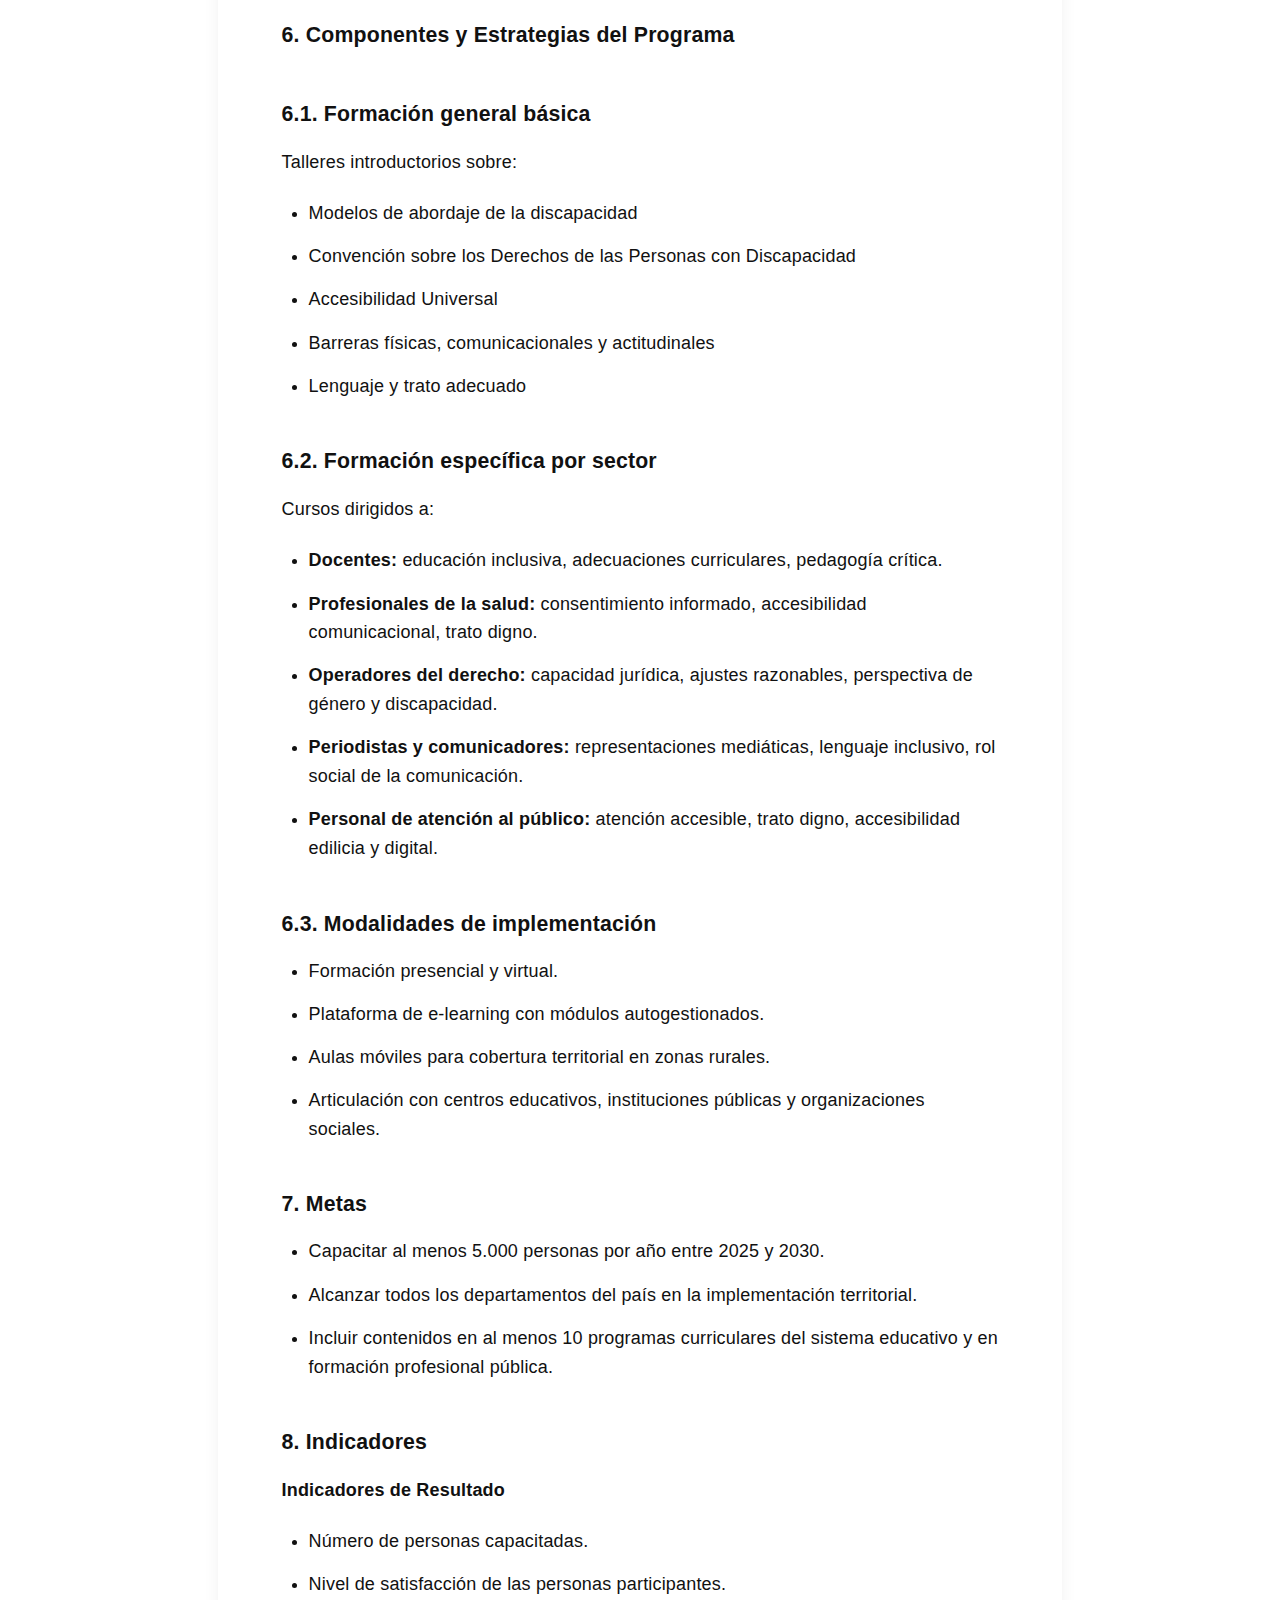
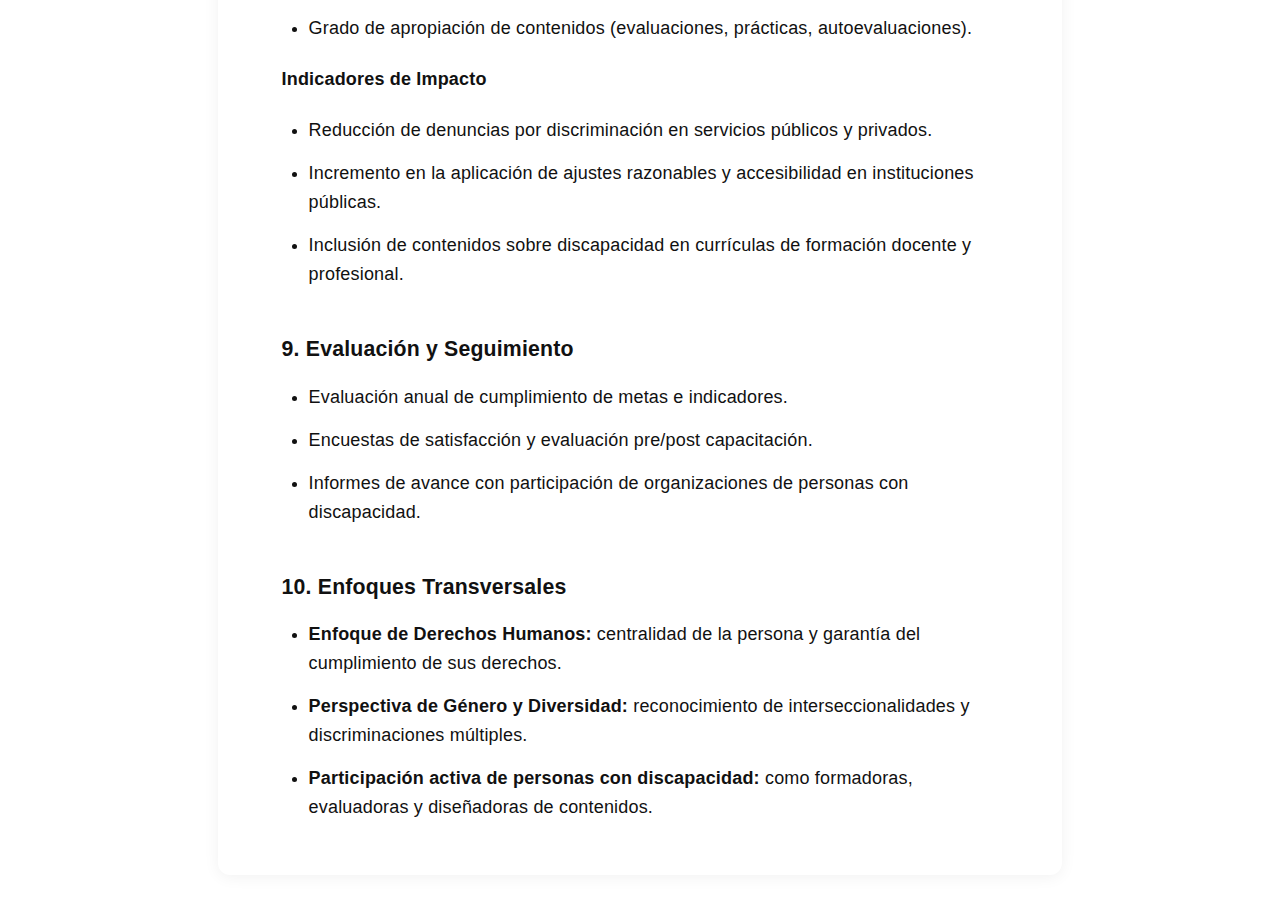
<file: componentes/toma_conciencia/accion_educacion_ddhh.html>
<!DOCTYPE html>
<html lang="es">

<head>
    <meta charset="UTF-8">
    <meta name="viewport" content="width=device-width, initial-scale=1.0">
    <title>Plan Nacional por la Accesibilidad y los Derechos de las Personas con Discapacidad</title>
    <link rel="stylesheet" href="/styles.css">
</head>

<body>
    <!-- Skip link para accesibilidad -->
    <a href="#main-content" class="skip-link">Saltar al contenido principal</a>

    <!-- Navegación -->
    <nav class="navbar" role="navigation" aria-label="Navegación principal">
        <div class="nav-container">
            <a href="/index.html" class="logo" onclick="showHome()">PLAN</a>
            <div class="nav-spacer"></div>
            <ul class="nav-menu" role="menubar">
                <li role="menuitem"><a href="/index.html" onclick="showHome()">Inicio</a></li>
                <li role="menuitem"><a href="/#components">Componentes</a></li>
                <li role="menuitem"><a href="/indicadores.html">Indicadores</a></li>
            </ul>
        </div>
    </nav>

    <main id="main-content" class="home-page">


        <!-- Sección Hero con fondo geométrico -->
        <section class="hero" role="banner">
            <div class="hero-svg-left datos-estadisticas-svg">
                <svg viewBox="0 0 400 400" width="320" height="320" aria-hidden="true" focusable="false"
                    class="hero-svg-bg">
                    <!-- Fondo dividido en cuadrantes -->
                    <rect x="0" y="0" width="200" height="200" fill="#f6e9d7" />
                    <rect x="200" y="0" width="200" height="200" fill="#ffd24a" />
                    <rect x="0" y="200" width="200" height="200" fill="#003da5" />
                    <rect x="200" y="200" width="200" height="200" fill="#e74c3c" />

                    <!-- Gráfico de barras estilizado -->
                    <rect x="50" y="130" width="20" height="70" fill="#111" />
                    <rect x="90" y="100" width="20" height="100" fill="#111" />
                    <rect x="130" y="60" width="20" height="140" fill="#111" />

                    <!-- Líneas verticales -->
                    <line x1="50" y1="200" x2="150" y2="200" stroke="#111" stroke-width="2" />

                    <!-- Círculos concéntricos simulando gráficos circulares -->
                    <circle cx="300" cy="120" r="40" fill="#111" />
                    <circle cx="300" cy="120" r="30" fill="#ffd24a" />
                    <circle cx="300" cy="120" r="20" fill="#f6e9d7" />
                    <circle cx="300" cy="120" r="10" fill="#003da5" />

                    <!-- Grilla de puntos / estadísticas -->
                    <circle cx="240" cy="250" r="6" fill="#111" />
                    <circle cx="270" cy="250" r="6" fill="#111" />
                    <circle cx="300" cy="250" r="6" fill="#111" />
                    <circle cx="330" cy="250" r="6" fill="#111" />

                    <circle cx="240" cy="280" r="6" fill="#111" />
                    <circle cx="270" cy="280" r="6" fill="#111" />
                    <circle cx="300" cy="280" r="6" fill="#111" />
                    <circle cx="330" cy="280" r="6" fill="#111" />

                    <!-- Detalles estéticos / diagonales -->
                    <path d="M0,400 L100,300" stroke="#111" stroke-width="4" />
                    <path d="M400,0 L300,100" stroke="#111" stroke-width="4" />
                </svg>


            </div>

            <div class="hero-content fade-in hero-left-text">
                <h1>
                    Acciones
                </h1>
            </div>
        </section>

        <section class="section-content institucionalidad-section" role="region" aria-labelledby="formacion-title">
            <div class="container">
                <article class="institucionalidad-article">
                    <h2 id="formacion-title">Proyecto de Formación en Discapacidad, Accesibilidad y Derechos Humanos
                    </h2>

                    <p class="section-lead"><strong>Período de implementación:</strong> 2025 – 2030</p>
                    <p class="section-lead"><strong>Responsables:</strong> INDDHH, MIDES, MEC, MSP, ONSC, ANEP, UDELAR,
                        INES, organizaciones de la sociedad civil.</p>

                    <h3 class="section-subtitle">1. Presentación del Programa</h3>
                    <p class="section-paragraph">
                        El Programa de Formación en Discapacidad, Accesibilidad y Derechos Humanos es una iniciativa
                        nacional orientada a transformar los imaginarios, prácticas y políticas en torno a la
                        discapacidad. A través de talleres, cursos y materiales educativos, el programa promueve el
                        enfoque de derechos humanos, el modelo social de la discapacidad y el diseño universal, con
                        énfasis en la eliminación de las barreras que impiden el ejercicio pleno de derechos por parte
                        de las personas con discapacidad.
                    </p>
                    <p class="section-paragraph">
                        Se busca incidir en la formación profesional, en la educación formal y no formal, y en los
                        servicios de atención al público, a fin de garantizar un cambio estructural hacia sociedades más
                        accesibles, inclusivas y libres de discriminación.
                    </p>

                    <h3 class="section-subtitle">2. Diagnóstico del Problema</h3>
                    <p class="section-paragraph"><strong>Problema principal:</strong> Persistencia de prácticas
                        discriminatorias hacia personas con discapacidad en los distintos ámbitos de la vida social.</p>

                    <p class="section-paragraph"><strong>Causas identificadas:</strong></p>
                    <ul class="section-list">
                        <li>Ausencia sistemática de la temática de discapacidad en los programas curriculares del
                            sistema educativo en todos sus niveles.</li>
                        <li>Falta de formación específica y transversalizada sobre discapacidad, accesibilidad y
                            derechos humanos en la formación profesional de funcionarios públicos y operadores clave.
                        </li>
                        <li>Escasa articulación interinstitucional para generar estrategias pedagógicas con enfoque de
                            derechos humanos y accesibilidad universal.</li>
                    </ul>

                    <p class="section-paragraph"><strong>Consecuencias:</strong></p>
                    <ul class="section-list">
                        <li>Reproducción de prejuicios, estereotipos y prácticas discriminatorias.</li>
                        <li>Vulneración de derechos en áreas clave como la salud, educación, justicia, empleo y cultura.
                        </li>
                        <li>Limitaciones para la participación plena y efectiva de las personas con discapacidad en
                            igualdad de condiciones con las demás.</li>
                    </ul>

                    <h3 class="section-subtitle">3. Marco Conceptual</h3>
                    <p class="section-paragraph">
                        El programa se sustenta en la Convención sobre los Derechos de las Personas con Discapacidad
                        (CDPD), especialmente en sus artículos 8 (Toma de conciencia), 24 (Educación), 9 (Accesibilidad)
                        y 13 (Acceso a la justicia). Propone una visión integral basada en el Modelo Social de la
                        Discapacidad, entendiendo que la discapacidad surge de la interacción entre las personas y las
                        barreras del entorno físico, comunicacional, actitudinal y normativo.
                    </p>

                    <h3 class="section-subtitle">4. Objetivo General</h3>
                    <p class="section-paragraph">
                        Capacitar a personas clave del sistema educativo, del ámbito público y de organizaciones
                        sociales sobre discapacidad, accesibilidad y derechos humanos, promoviendo transformaciones
                        estructurales orientadas a eliminar prácticas discriminatorias y garantizar el ejercicio
                        efectivo de derechos de las personas con discapacidad.
                    </p>

                    <h3 class="section-subtitle">5. Objetivos Específicos</h3>
                    <ul class="section-list">
                        <li>Fortalecer la formación en derechos humanos y discapacidad en todos los niveles del sistema
                            educativo.</li>
                        <li>Desarrollar capacidades institucionales mediante formación profesional continua para
                            docentes, periodistas, profesionales de la salud, del derecho y funcionarios públicos.</li>
                        <li>Aportar herramientas conceptuales y prácticas para la implementación de políticas públicas
                            inclusivas.</li>
                        <li>Generar espacios de reflexión crítica sobre el capacitismo, la exclusión y las prácticas
                            institucionales que reproducen desigualdades.</li>
                        <li>Difundir el marco normativo nacional e internacional en torno a los derechos de las personas
                            con discapacidad.</li>
                    </ul>

                    <h3 class="section-subtitle">6. Componentes y Estrategias del Programa</h3>

                    <h4 class="section-subtitle">6.1. Formación general básica</h4>
                    <p class="section-paragraph">Talleres introductorios sobre:</p>
                    <ul class="section-list">
                        <li>Modelos de abordaje de la discapacidad</li>
                        <li>Convención sobre los Derechos de las Personas con Discapacidad</li>
                        <li>Accesibilidad Universal</li>
                        <li>Barreras físicas, comunicacionales y actitudinales</li>
                        <li>Lenguaje y trato adecuado</li>
                    </ul>

                    <h4 class="section-subtitle">6.2. Formación específica por sector</h4>
                    <p class="section-paragraph">Cursos dirigidos a:</p>
                    <ul class="section-list">
                        <li><strong>Docentes:</strong> educación inclusiva, adecuaciones curriculares, pedagogía
                            crítica.</li>
                        <li><strong>Profesionales de la salud:</strong> consentimiento informado, accesibilidad
                            comunicacional, trato digno.</li>
                        <li><strong>Operadores del derecho:</strong> capacidad jurídica, ajustes razonables, perspectiva
                            de género y discapacidad.</li>
                        <li><strong>Periodistas y comunicadores:</strong> representaciones mediáticas, lenguaje
                            inclusivo, rol social de la comunicación.</li>
                        <li><strong>Personal de atención al público:</strong> atención accesible, trato digno,
                            accesibilidad edilicia y digital.</li>
                    </ul>

                    <h4 class="section-subtitle">6.3. Modalidades de implementación</h4>
                    <ul class="section-list">
                        <li>Formación presencial y virtual.</li>
                        <li>Plataforma de e-learning con módulos autogestionados.</li>
                        <li>Aulas móviles para cobertura territorial en zonas rurales.</li>
                        <li>Articulación con centros educativos, instituciones públicas y organizaciones sociales.</li>
                    </ul>

                    <h3 class="section-subtitle">7. Metas</h3>
                    <ul class="section-list">
                        <li>Capacitar al menos 5.000 personas por año entre 2025 y 2030.</li>
                        <li>Alcanzar todos los departamentos del país en la implementación territorial.</li>
                        <li>Incluir contenidos en al menos 10 programas curriculares del sistema educativo y en
                            formación profesional pública.</li>
                    </ul>

                    <h3 class="section-subtitle">8. Indicadores</h3>
                    <p class="section-paragraph"><strong>Indicadores de Resultado</strong></p>
                    <ul class="section-list">
                        <li>Número de personas capacitadas.</li>
                        <li>Nivel de satisfacción de las personas participantes.</li>
                        <li>Grado de apropiación de contenidos (evaluaciones, prácticas, autoevaluaciones).</li>
                    </ul>

                    <p class="section-paragraph"><strong>Indicadores de Impacto</strong></p>
                    <ul class="section-list">
                        <li>Reducción de denuncias por discriminación en servicios públicos y privados.</li>
                        <li>Incremento en la aplicación de ajustes razonables y accesibilidad en instituciones públicas.
                        </li>
                        <li>Inclusión de contenidos sobre discapacidad en currículas de formación docente y profesional.
                        </li>
                    </ul>

                    <h3 class="section-subtitle">9. Evaluación y Seguimiento</h3>
                    <ul class="section-list">
                        <li>Evaluación anual de cumplimiento de metas e indicadores.</li>
                        <li>Encuestas de satisfacción y evaluación pre/post capacitación.</li>
                        <li>Informes de avance con participación de organizaciones de personas con discapacidad.</li>
                    </ul>

                    <h3 class="section-subtitle">10. Enfoques Transversales</h3>
                    <ul class="section-list">
                        <li><strong>Enfoque de Derechos Humanos:</strong> centralidad de la persona y garantía del
                            cumplimiento de sus derechos.</li>
                        <li><strong>Perspectiva de Género y Diversidad:</strong> reconocimiento de interseccionalidades
                            y discriminaciones múltiples.</li>
                        <li><strong>Participación activa de personas con discapacidad:</strong> como formadoras,
                            evaluadoras y diseñadoras de contenidos.</li>
                    </ul>
                </article>
            </div>
        </section>


    </main>

    <body>

</html>
</file>
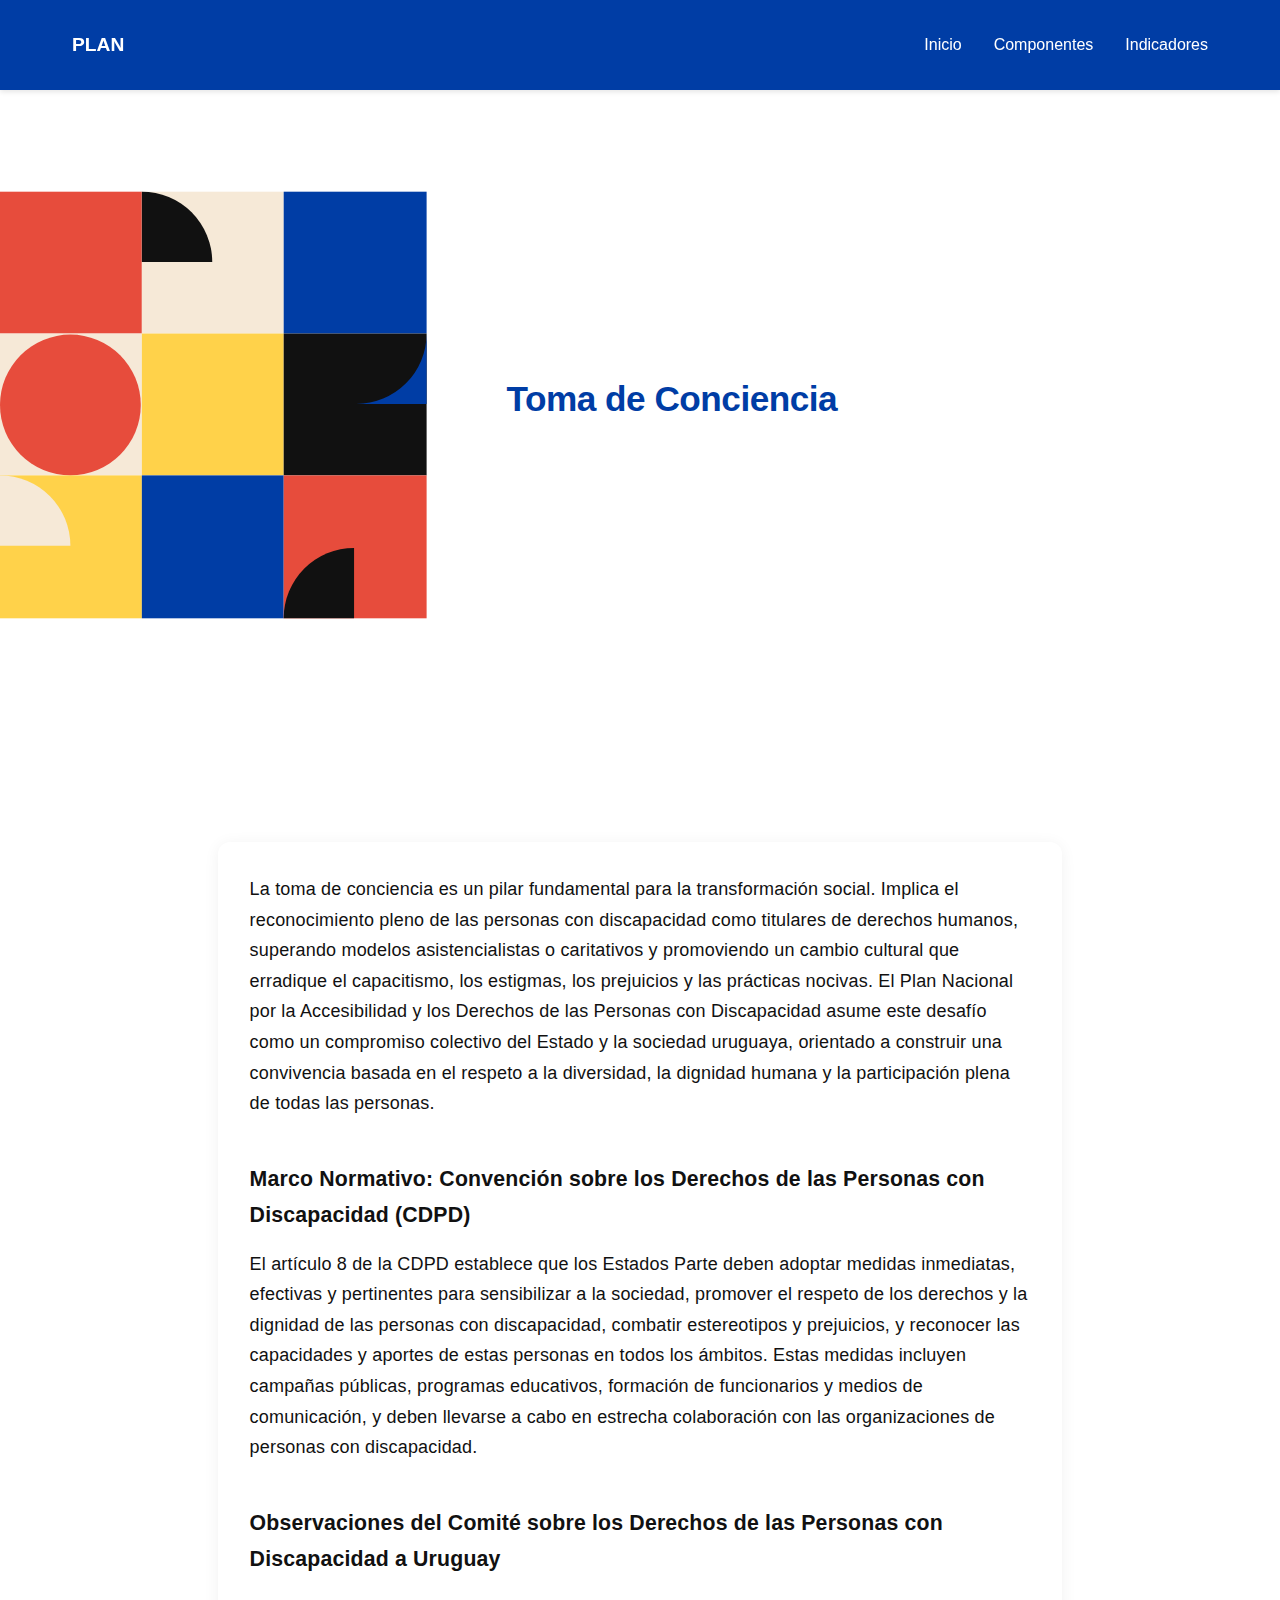
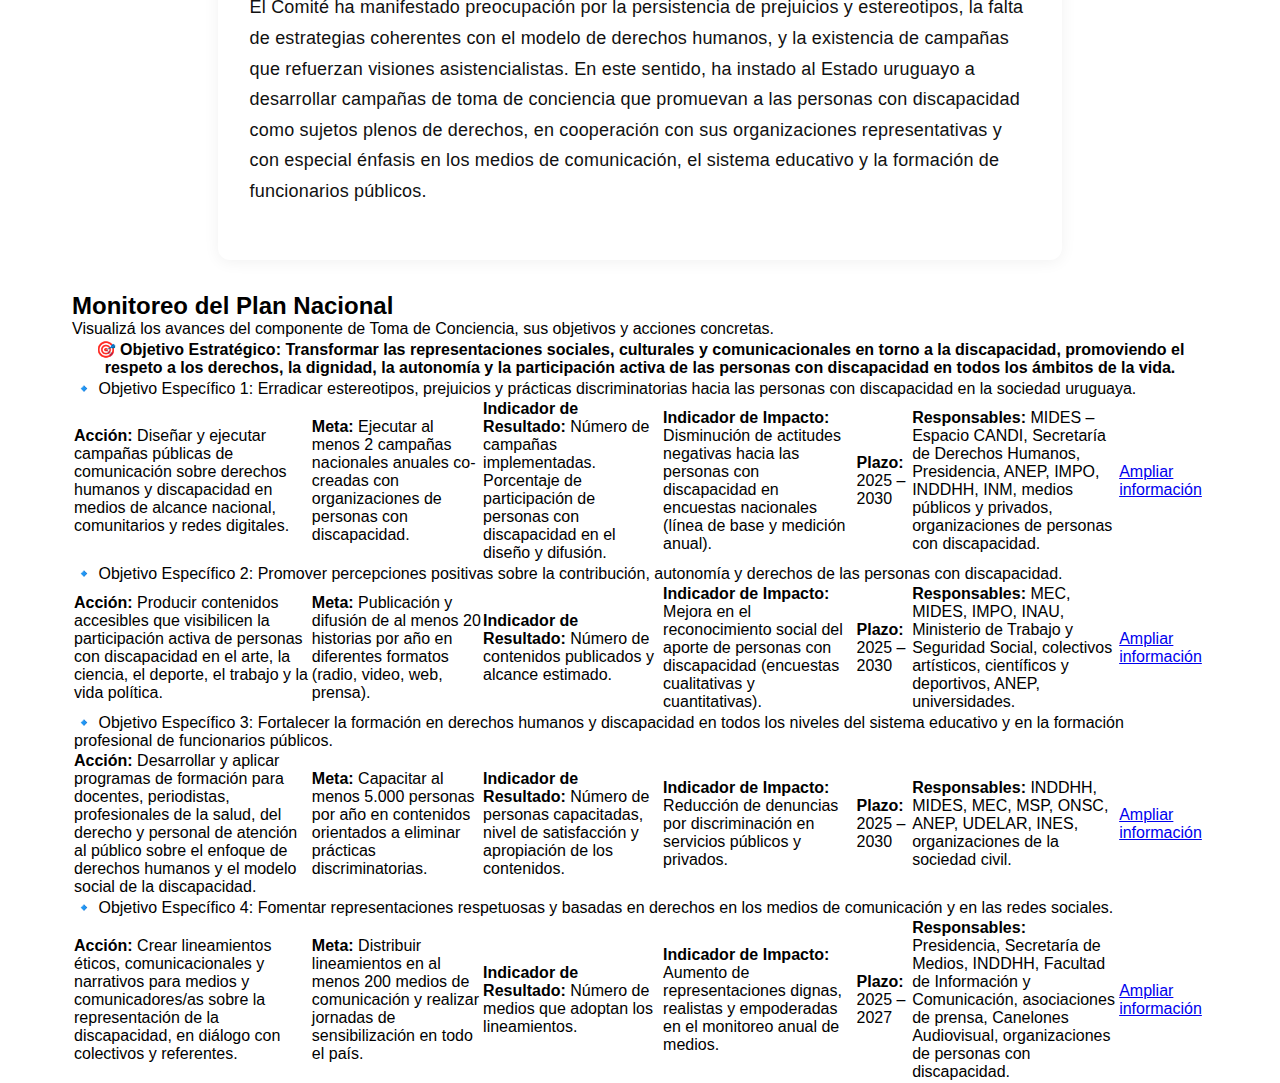
<file: componentes/toma_conciencia/toma_conciencia.html>
<!DOCTYPE html>
<html lang="es">

<head>
    <meta charset="UTF-8">
    <meta name="viewport" content="width=device-width, initial-scale=1.0">
    <title>Plan Nacional por la Accesibilidad y los Derechos de las Personas con Discapacidad</title>
    <link rel="stylesheet" href="/styles.css">
</head>

<body>
    <!-- Skip link para accesibilidad -->
    <a href="#main-content" class="skip-link">Saltar al contenido principal</a>

    <!-- Navegación -->
    <nav class="navbar" role="navigation" aria-label="Navegación principal">
        <div class="nav-container">
            <a href="/index.html" class="logo" onclick="showHome()">PLAN</a>
            <div class="nav-spacer"></div>
            <ul class="nav-menu" role="menubar">
                <li role="menuitem"><a href="/index.html" onclick="showHome()">Inicio</a></li>
                <li role="menuitem"><a href="/#components">Componentes</a></li>
                <li role="menuitem"><a href="/indicadores.html">Indicadores</a></li>
            </ul>
        </div>
    </nav>

    
    <main id="main-content">

        <!-- Hero Section -->
        <section class="hero" role="banner">
            <div class="hero-svg-left">
                <svg viewBox="0 0 400 400" width="320" height="320" aria-hidden="true" focusable="false"
                    class="hero-svg-bg">
                    <rect x="0" y="0" width="133" height="133" fill="#e74c3c" />
                    <rect x="133" y="0" width="133" height="133" fill="#f6e9d7" />
                    <rect x="266" y="0" width="134" height="133" fill="#003da5" />
                    <rect x="0" y="133" width="133" height="133" fill="#f6e9d7" />
                    <circle cx="66" cy="200" r="66" fill="#e74c3c" />
                    <rect x="133" y="133" width="133" height="133" fill="#ffd24a" />
                    <rect x="266" y="133" width="134" height="133" fill="#111" />
                    <rect x="0" y="266" width="133" height="134" fill="#ffd24a" />
                    <rect x="133" y="266" width="133" height="134" fill="#003da5" />
                    <rect x="266" y="266" width="134" height="134" fill="#e74c3c" />
                    <path d="M133,0 A66,66 0 0,1 199,66 L133,66 Z" fill="#111" />
                    <path d="M400,133 A66,66 0 0,1 334,199 L400,199 Z" fill="#003da5" />
                    <path d="M266,400 A66,66 0 0,1 332,334 L332,400 Z" fill="#111" />
                    <path d="M0,266 A66,66 0 0,1 66,332 L0,332 Z" fill="#f6e9d7" />
                </svg>
            </div>
            <div class="hero-content fade-in hero-left-text">
                <h1>
                    Toma de Conciencia
                </h1>
            </div>
        </section>

        <!-- Texto Toma de Conciencia -->
        <section class="section-content institucionalidad-section" role="region"
            aria-labelledby="institucionalidad-heading">

            <article class="institucionalidad-article">

                <p class="section-paragraph">
                    La toma de conciencia es un pilar fundamental para la transformación social. Implica el
                    reconocimiento pleno de las personas con discapacidad como titulares de derechos humanos,
                    superando modelos asistencialistas o caritativos y promoviendo un cambio cultural que
                    erradique el capacitismo, los estigmas, los prejuicios y las prácticas nocivas. El Plan
                    Nacional por la Accesibilidad y los Derechos de las Personas con Discapacidad asume este
                    desafío como un compromiso colectivo del Estado y la sociedad uruguaya, orientado a
                    construir una convivencia basada en el respeto a la diversidad, la dignidad humana y la
                    participación plena de todas las personas.
                </p>

                <h3 class="section-subtitle">Marco Normativo: Convención sobre los Derechos de las Personas con
                    Discapacidad (CDPD)</h3>
                <p class="section-paragraph">
                    El artículo 8 de la CDPD establece que los Estados Parte deben adoptar medidas inmediatas,
                    efectivas y pertinentes para sensibilizar a la sociedad, promover el respeto de los derechos
                    y la dignidad de las personas con discapacidad, combatir estereotipos y prejuicios, y
                    reconocer las capacidades y aportes de estas personas en todos los ámbitos. Estas medidas
                    incluyen campañas públicas, programas educativos, formación de funcionarios y medios de
                    comunicación, y deben llevarse a cabo en estrecha colaboración con las organizaciones de
                    personas con discapacidad.
                </p>

                <h3 class="section-subtitle">Observaciones del Comité sobre los Derechos de las Personas con
                    Discapacidad a Uruguay</h3>
                <p class="section-paragraph">
                    El Comité ha manifestado preocupación por la persistencia de prejuicios y estereotipos, la
                    falta de estrategias coherentes con el modelo de derechos humanos, y la existencia de
                    campañas que refuerzan visiones asistencialistas. En este sentido, ha instado al Estado
                    uruguayo a desarrollar campañas de toma de conciencia que promuevan a las personas con
                    discapacidad como sujetos plenos de derechos, en cooperación con sus organizaciones
                    representativas y con especial énfasis en los medios de comunicación, el sistema educativo y
                    la formación de funcionarios públicos.
                </p>
            </article>
        </section>

        <!-- MONITOR | Toma de Conciencia -->
        <section class="section-monitoreo" role="region" aria-labelledby="toma-conciencia-title">
            <div class="container">
                <h2 id="monitoreo-title">Monitoreo del Plan Nacional</h2>
                <p>Visualizá los avances del componente de Toma de Conciencia, sus objetivos y acciones concretas.</p>

                <div class="table-responsive">
                    <table class="tabla-monitoreo" role="table" aria-label="Matriz accesible Toma de Conciencia">
                        <tbody>
                            <!-- Objetivo Estratégico -->
                            <tr class="estrategico">
                                <th colspan="9" scope="rowgroup">
                                    🎯 Objetivo Estratégico: Transformar las representaciones sociales, culturales y
                                    comunicacionales en torno a la discapacidad, promoviendo el respeto a los derechos,
                                    la dignidad, la autonomía y la participación activa de las personas con discapacidad
                                    en todos los ámbitos de la vida.
                                </th>
                            </tr>

                            <!-- Objetivo Específico 1 -->
                            <tr class="especifico">
                                <td colspan="9">🔹 Objetivo Específico 1: Erradicar estereotipos, prejuicios y prácticas
                                    discriminatorias hacia las personas con discapacidad en la sociedad uruguaya.</td>
                            </tr>
                            <tr class="detalles">
                                <td><strong>Acción:</strong> Diseñar y ejecutar campañas públicas de comunicación sobre
                                    derechos humanos y discapacidad en medios de alcance nacional, comunitarios y redes
                                    digitales.</td>
                                <td><strong>Meta:</strong> Ejecutar al menos 2 campañas nacionales anuales co-creadas
                                    con organizaciones de personas con discapacidad.</td>
                                <td><strong>Indicador de Resultado:</strong> Número de campañas implementadas.
                                    Porcentaje de participación de personas con discapacidad en el diseño y difusión.
                                </td>
                                <td><strong>Indicador de Impacto:</strong> Disminución de actitudes negativas hacia las
                                    personas con discapacidad en encuestas nacionales (línea de base y medición anual).
                                </td>
                                <td><strong>Plazo:</strong> 2025 – 2030</td>
                                <td><strong>Responsables:</strong> MIDES – Espacio CANDI, Secretaría de Derechos
                                    Humanos, Presidencia, ANEP, IMPO, INDDHH, INM, medios públicos y privados,
                                    organizaciones de personas con discapacidad.</td>
                                <td colspan="6">
                                    <a href="#" class="boton-ampliar" role="button"
                                        aria-label="Ampliar información sobre campaña de comunicación">Ampliar
                                        información</a>
                                </td>
                            </tr>

                            <!-- Objetivo Específico 2 -->
                            <tr class="especifico">
                                <td colspan="9">🔹 Objetivo Específico 2: Promover percepciones positivas sobre la
                                    contribución, autonomía y derechos de las personas con discapacidad.</td>
                            </tr>
                            <tr class="detalles">
                                <td><strong>Acción:</strong> Producir contenidos accesibles que visibilicen la
                                    participación activa de personas con discapacidad en el arte, la ciencia, el
                                    deporte, el trabajo y la vida política.</td>
                                <td><strong>Meta:</strong> Publicación y difusión de al menos 20 historias por año en
                                    diferentes formatos (radio, video, web, prensa).</td>
                                <td><strong>Indicador de Resultado:</strong> Número de contenidos publicados y alcance
                                    estimado.</td>
                                <td><strong>Indicador de Impacto:</strong> Mejora en el reconocimiento social del aporte
                                    de personas con discapacidad (encuestas cualitativas y cuantitativas).</td>
                                <td><strong>Plazo:</strong> 2025 – 2030</td>
                                <td><strong>Responsables:</strong> MEC, MIDES, IMPO, INAU, Ministerio de Trabajo y
                                    Seguridad Social, colectivos artísticos, científicos y deportivos, ANEP,
                                    universidades.</td>
                                <td colspan="6">
                                    <a href="#" class="boton-ampliar" role="button"
                                        aria-label="Ampliar información sobre contenidos accesibles">Ampliar
                                        información</a>
                                </td>
                            </tr>

                            <!-- Objetivo Específico 3 -->
                            <tr class="especifico">
                                <td colspan="9">🔹 Objetivo Específico 3: Fortalecer la formación en derechos humanos y
                                    discapacidad en todos los niveles del sistema educativo y en la formación
                                    profesional de funcionarios públicos.</td>
                            </tr>
                            <tr class="detalles">
                                <td><strong>Acción:</strong> Desarrollar y aplicar programas de formación para docentes,
                                    periodistas, profesionales de la salud, del derecho y personal de atención al
                                    público sobre el enfoque de derechos humanos y el modelo social de la discapacidad.
                                </td>
                                <td><strong>Meta:</strong> Capacitar al menos 5.000 personas por año en contenidos
                                    orientados a eliminar prácticas discriminatorias.</td>
                                <td><strong>Indicador de Resultado:</strong> Número de personas capacitadas, nivel de
                                    satisfacción y apropiación de los contenidos.</td>
                                <td><strong>Indicador de Impacto:</strong> Reducción de denuncias por discriminación en
                                    servicios públicos y privados.</td>
                                <td><strong>Plazo:</strong> 2025 – 2030</td>
                                <td><strong>Responsables:</strong> INDDHH, MIDES, MEC, MSP, ONSC, ANEP, UDELAR, INES,
                                    organizaciones de la sociedad civil.</td>
                                <td colspan="6">
                                    <a href="/componentes/toma_conciencia/accion_educacion_ddhh.html" class="boton-ampliar" role="button"
                                        aria-label="Ampliar información sobre formación en derechos humanos y discapacidad">Ampliar
                                        información</a>
                                </td>
                            </tr>

                            <!-- Objetivo Específico 4 -->
                            <tr class="especifico">
                                <td colspan="9">🔹 Objetivo Específico 4: Fomentar representaciones respetuosas y
                                    basadas en derechos en los medios de comunicación y en las redes sociales.</td>
                            </tr>
                            <tr class="detalles">
                                <td><strong>Acción:</strong> Crear lineamientos éticos, comunicacionales y narrativos
                                    para medios y comunicadores/as sobre la representación de la discapacidad, en
                                    diálogo con colectivos y referentes.</td>
                                <td><strong>Meta:</strong> Distribuir lineamientos en al menos 200 medios de
                                    comunicación y realizar jornadas de sensibilización en todo el país.</td>
                                <td><strong>Indicador de Resultado:</strong> Número de medios que adoptan los
                                    lineamientos.</td>
                                <td><strong>Indicador de Impacto:</strong> Aumento de representaciones dignas, realistas
                                    y empoderadas en el monitoreo anual de medios.</td>
                                <td><strong>Plazo:</strong> 2025 – 2027</td>
                                <td><strong>Responsables:</strong> Presidencia, Secretaría de Medios, INDDHH, Facultad
                                    de Información y Comunicación, asociaciones de prensa, Canelones Audiovisual,
                                    organizaciones de personas con discapacidad.</td>
                                <td colspan="6">
                                    <a href="#" class="boton-ampliar" role="button"
                                        aria-label="Ampliar información sobre lineamientos en medios">Ampliar
                                        información</a>
                                </td>
                            </tr>
                        </tbody>
                    </table>
                </div>
            </div>
        </section>
    </main>
</file>
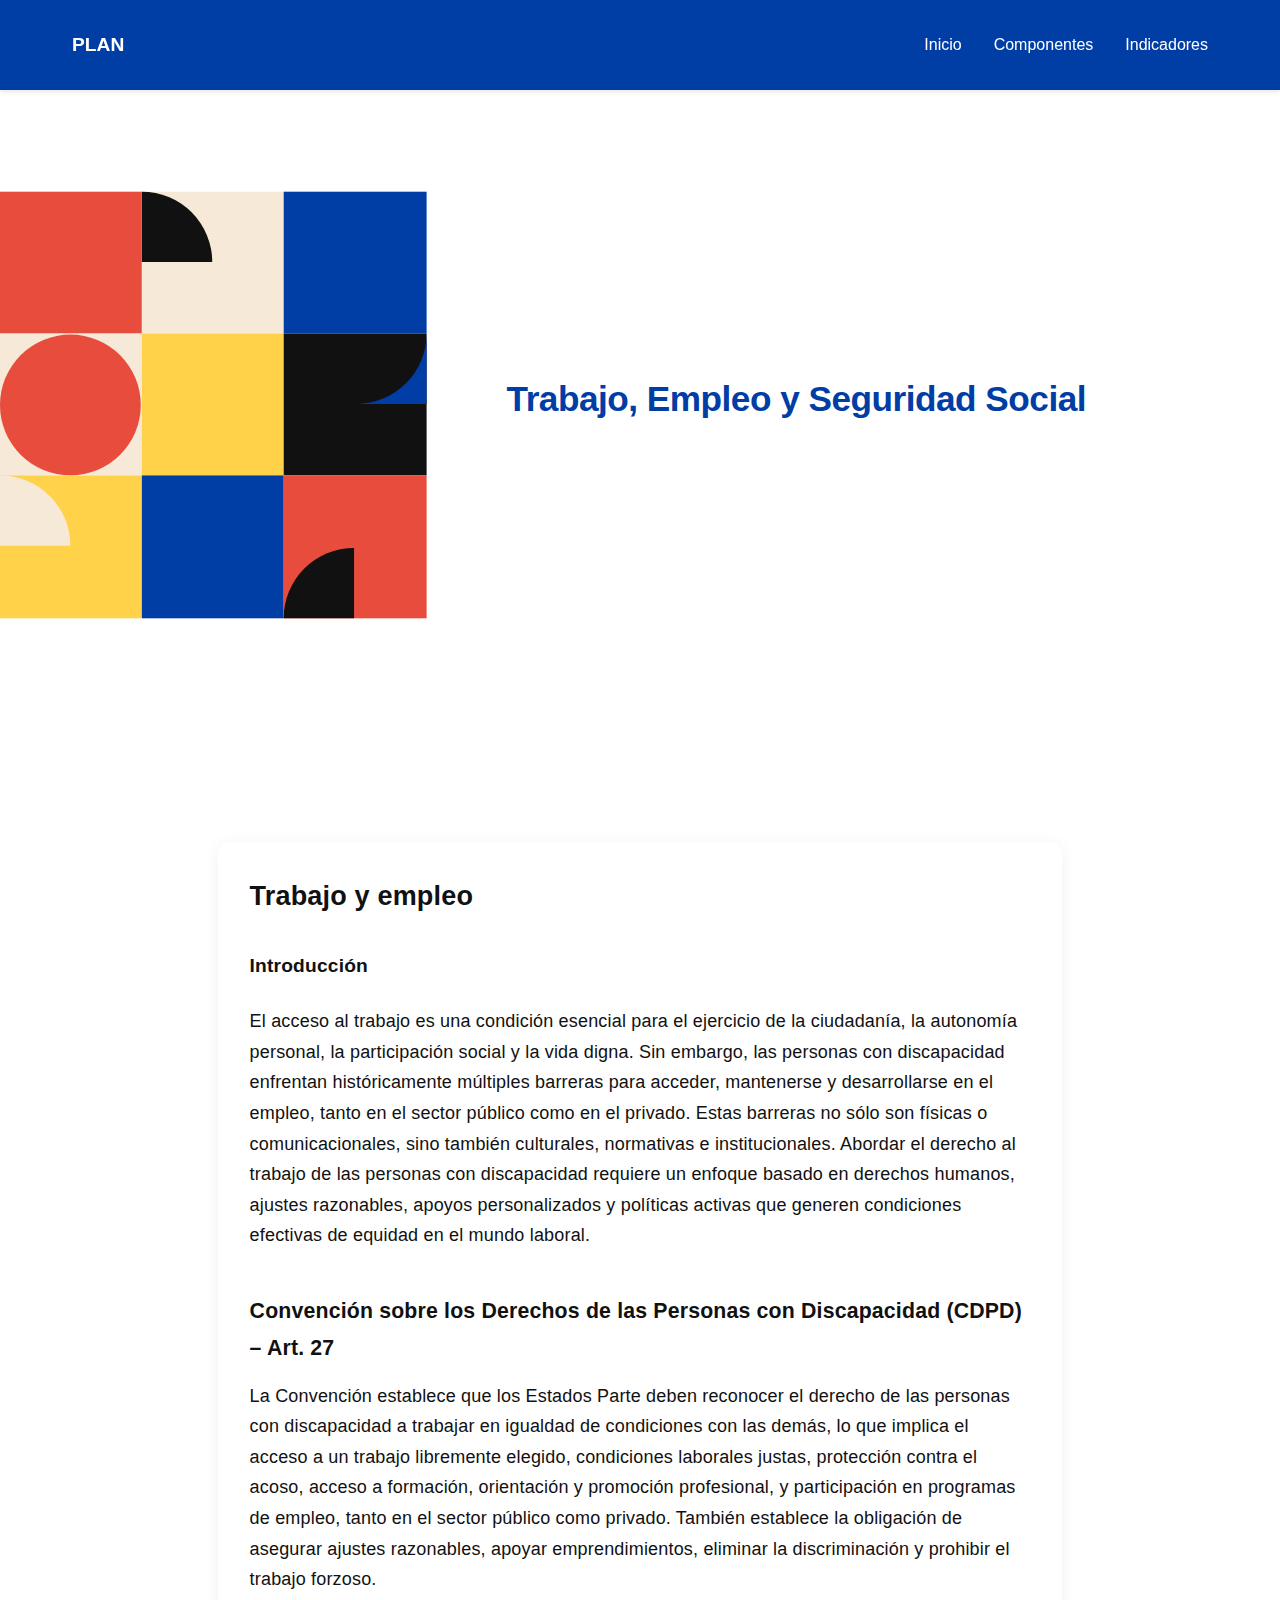
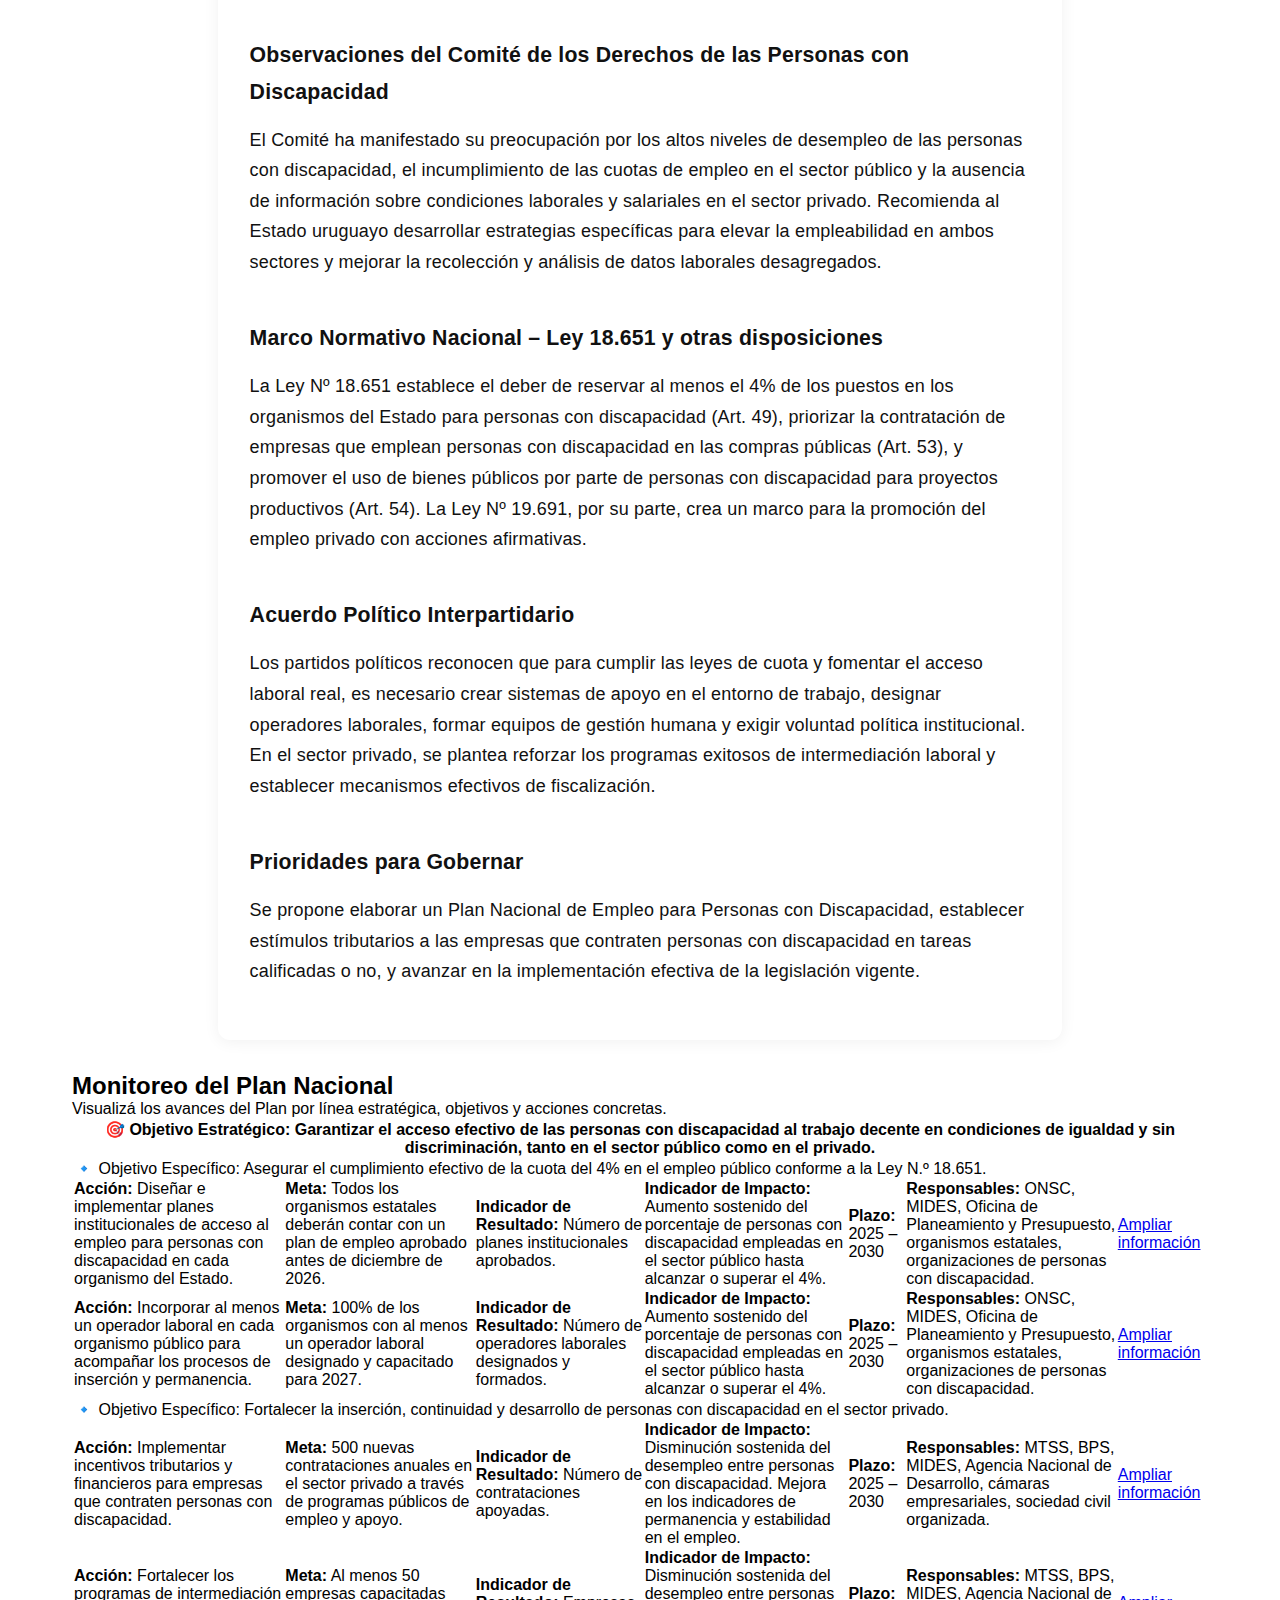
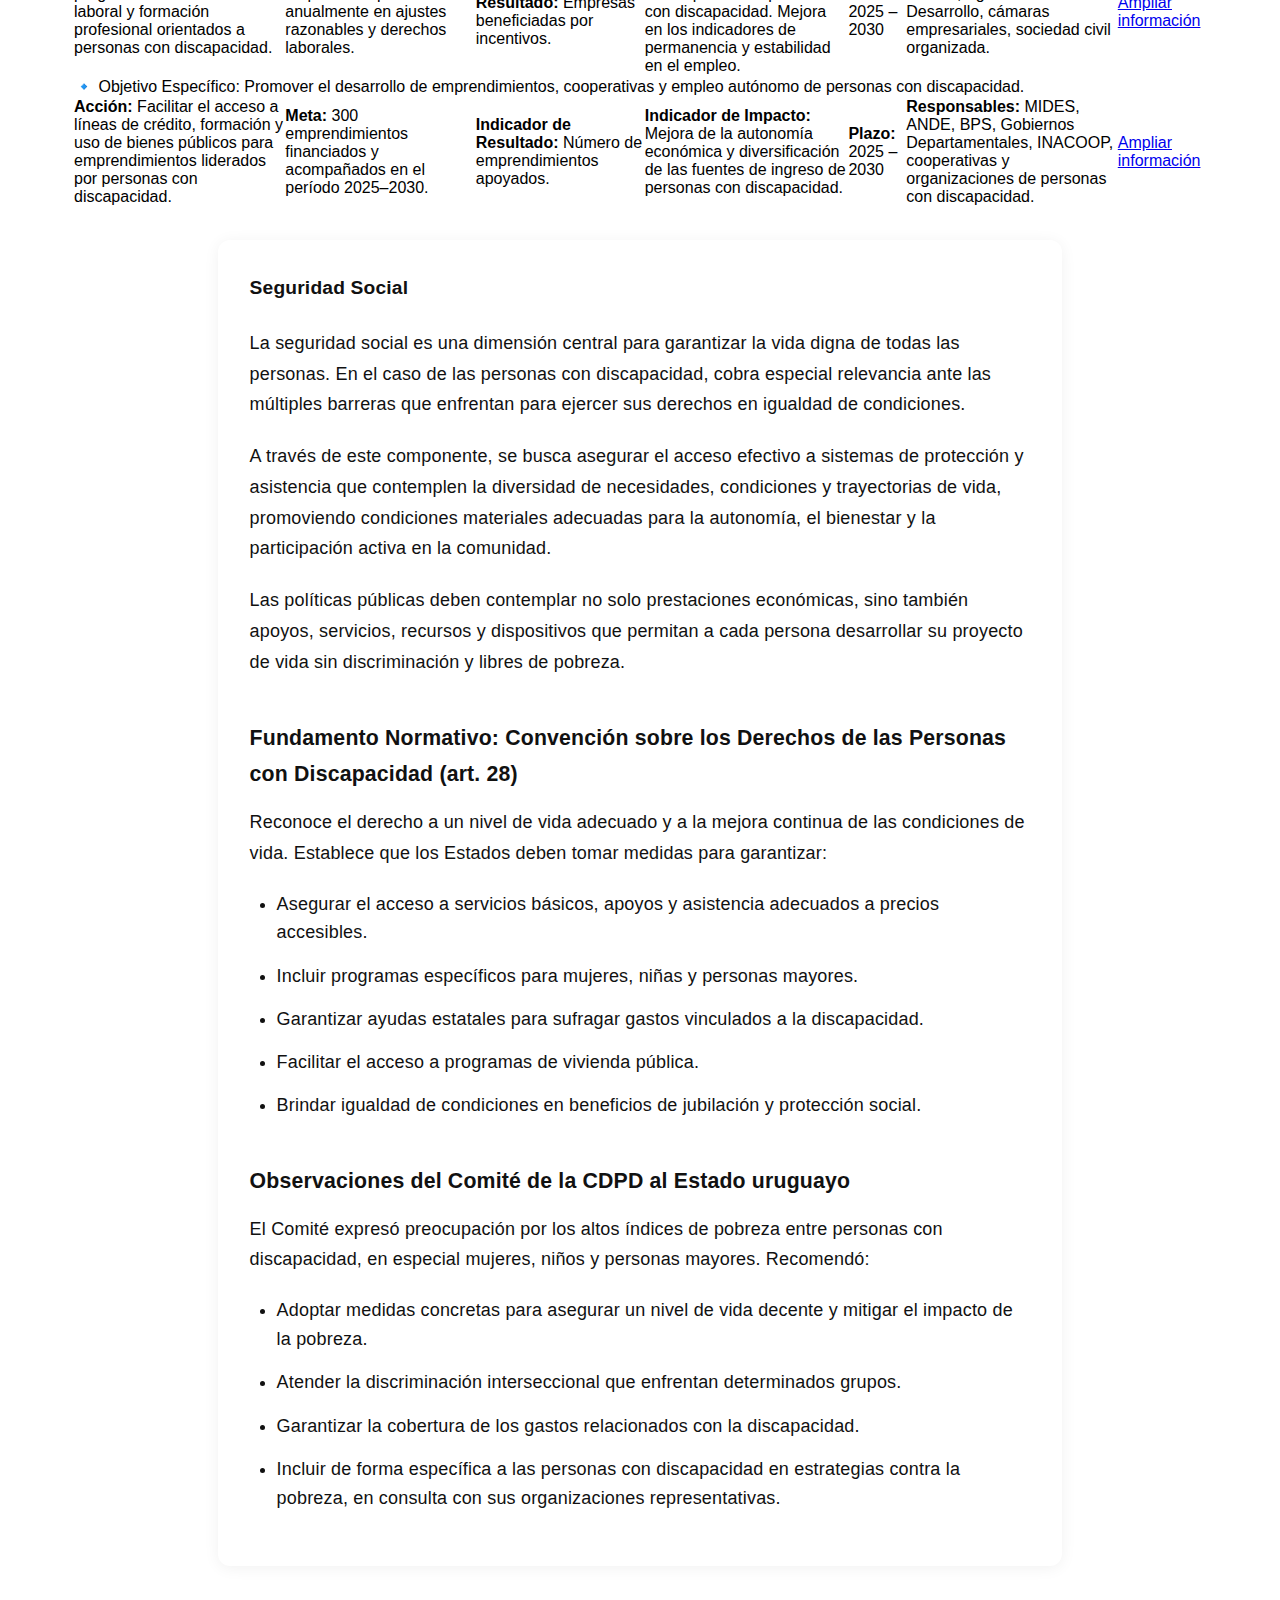
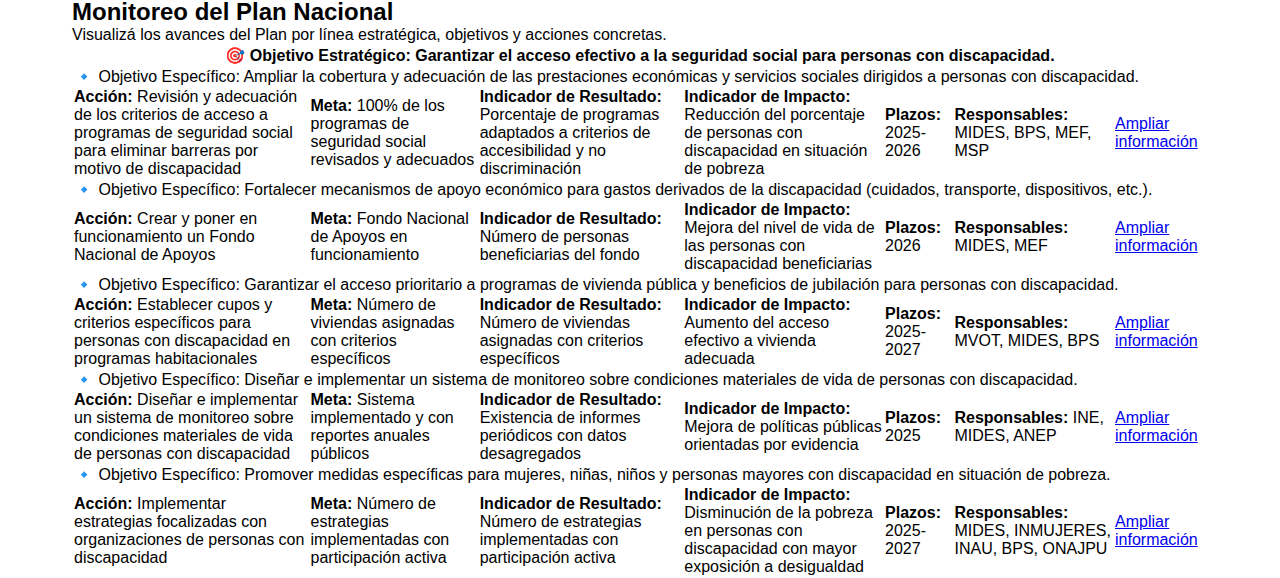
<file: componentes/trabajo_empleo_seguridadsocial/trabajo.html>
<!DOCTYPE html>
<html lang="es">

<head>
    <meta charset="UTF-8">
    <meta name="viewport" content="width=device-width, initial-scale=1.0">
    <title>Plan Nacional por la Accesibilidad y los Derechos de las Personas con Discapacidad</title>
    <link rel="stylesheet" href="/styles.css">
</head>

<body>
    <!-- Skip link para accesibilidad -->
    <a href="#main-content" class="skip-link">Saltar al contenido principal</a>

    <!-- Navegación -->
    <nav class="navbar" role="navigation" aria-label="Navegación principal">
        <div class="nav-container">
            <a href="../../index.html" class="logo">PLAN</a>
            <div class="nav-spacer"></div>
            <ul class="nav-menu" role="menubar">
                <li role="menuitem"><a href="/index.html">Inicio</a></li>
                <li role="menuitem"><a href="/#components">Componentes</a></li>
                <li role="menuitem"><a href="/indicadores.html">Indicadores</a></li>
            </ul>
        </div>
    </nav>

    <!-- Hero Section -->
    <main id="main-content">
        <section class="hero" role="banner">
            <div class="hero-svg-left">
                <svg viewBox="0 0 400 400" width="320" height="320" aria-hidden="true" focusable="false"
                    class="hero-svg-bg">
                    <rect x="0" y="0" width="133" height="133" fill="#e74c3c" />
                    <rect x="133" y="0" width="133" height="133" fill="#f6e9d7" />
                    <rect x="266" y="0" width="134" height="133" fill="#003da5" />
                    <rect x="0" y="133" width="133" height="133" fill="#f6e9d7" />
                    <circle cx="66" cy="200" r="66" fill="#e74c3c" />
                    <rect x="133" y="133" width="133" height="133" fill="#ffd24a" />
                    <rect x="266" y="133" width="134" height="133" fill="#111" />
                    <rect x="0" y="266" width="133" height="134" fill="#ffd24a" />
                    <rect x="133" y="266" width="133" height="134" fill="#003da5" />
                    <rect x="266" y="266" width="134" height="134" fill="#e74c3c" />
                    <path d="M133,0 A66,66 0 0,1 199,66 L133,66 Z" fill="#111" />
                    <path d="M400,133 A66,66 0 0,1 334,199 L400,199 Z" fill="#003da5" />
                    <path d="M266,400 A66,66 0 0,1 332,334 L332,400 Z" fill="#111" />
                    <path d="M0,266 A66,66 0 0,1 66,332 L0,332 Z" fill="#f6e9d7" />
                </svg>
            </div>
            <div class="hero-content fade-in hero-left-text">
                <h1>
                    Trabajo, Empleo y Seguridad Social
                </h1>
            </div>
        </section>

        <section class="section-content institucionalidad-section" role="region"
            aria-labelledby="trabajo-empleo-titulo">
            <article class="institucionalidad-article">

                <h2>Trabajo y empleo</h2><br>

                <p id="trabajo-empleo-titulo" class="section-lead"><strong>Introducción</strong></p>
                <p class="section-paragraph">
                    El acceso al trabajo es una condición esencial para el ejercicio de la ciudadanía, la autonomía
                    personal, la participación social y la vida digna. Sin embargo, las personas con discapacidad
                    enfrentan históricamente múltiples barreras para acceder, mantenerse y desarrollarse en el empleo,
                    tanto en el sector público como en el privado. Estas barreras no sólo son físicas o
                    comunicacionales, sino también culturales, normativas e institucionales. Abordar el derecho al
                    trabajo de las personas con discapacidad requiere un enfoque basado en derechos humanos, ajustes
                    razonables, apoyos personalizados y políticas activas que generen condiciones efectivas de equidad
                    en el mundo laboral.
                </p>

                <h3 class="section-subtitle">Convención sobre los Derechos de las Personas con Discapacidad (CDPD) –
                    Art. 27</h3>
                <p class="section-paragraph">
                    La Convención establece que los Estados Parte deben reconocer el derecho de las personas con
                    discapacidad a trabajar en igualdad de condiciones con las demás, lo que implica el acceso a un
                    trabajo libremente elegido, condiciones laborales justas, protección contra el acoso, acceso a
                    formación, orientación y promoción profesional, y participación en programas de empleo, tanto en el
                    sector público como privado. También establece la obligación de asegurar ajustes razonables, apoyar
                    emprendimientos, eliminar la discriminación y prohibir el trabajo forzoso.
                </p>

                <h3 class="section-subtitle">Observaciones del Comité de los Derechos de las Personas con Discapacidad
                </h3>
                <p class="section-paragraph">
                    El Comité ha manifestado su preocupación por los altos niveles de desempleo de las personas con
                    discapacidad, el incumplimiento de las cuotas de empleo en el sector público y la ausencia de
                    información sobre condiciones laborales y salariales en el sector privado. Recomienda al Estado
                    uruguayo desarrollar estrategias específicas para elevar la empleabilidad en ambos sectores y
                    mejorar la recolección y análisis de datos laborales desagregados.
                </p>

                <h3 class="section-subtitle">Marco Normativo Nacional – Ley 18.651 y otras disposiciones</h3>
                <p class="section-paragraph">
                    La Ley Nº 18.651 establece el deber de reservar al menos el 4% de los puestos en los organismos del
                    Estado para personas con discapacidad (Art. 49), priorizar la contratación de empresas que emplean
                    personas con discapacidad en las compras públicas (Art. 53), y promover el uso de bienes públicos
                    por parte de personas con discapacidad para proyectos productivos (Art. 54). La Ley Nº 19.691, por
                    su parte, crea un marco para la promoción del empleo privado con acciones afirmativas.
                </p>

                <h3 class="section-subtitle">Acuerdo Político Interpartidario</h3>
                <p class="section-paragraph">
                    Los partidos políticos reconocen que para cumplir las leyes de cuota y fomentar el acceso laboral
                    real, es necesario crear sistemas de apoyo en el entorno de trabajo, designar operadores laborales,
                    formar equipos de gestión humana y exigir voluntad política institucional. En el sector privado, se
                    plantea reforzar los programas exitosos de intermediación laboral y establecer mecanismos efectivos
                    de fiscalización.
                </p>

                <h3 class="section-subtitle">Prioridades para Gobernar</h3>
                <p class="section-paragraph">
                    Se propone elaborar un Plan Nacional de Empleo para Personas con Discapacidad, establecer estímulos
                    tributarios a las empresas que contraten personas con discapacidad en tareas calificadas o no, y
                    avanzar en la implementación efectiva de la legislación vigente.
                </p>
            </article>
        </section>


      <section class="section-monitoreo" role="region" aria-labelledby="monitoreo-title">
    <div class="container">
        <h2 id="monitoreo-title">Monitoreo del Plan Nacional</h2>
        <p>Visualizá los avances del Plan por línea estratégica, objetivos y acciones concretas.</p>

        <div class="table-responsive">
            <table class="tabla-monitoreo" role="table" aria-label="Matriz accesible de monitoreo">
                <tbody>
                    <!-- Primer bloque -->
                    <tr class="estrategico">
                        <th colspan="9" scope="rowgroup">🎯 Objetivo Estratégico: Garantizar el acceso efectivo de las personas con discapacidad al trabajo decente en condiciones de igualdad y sin discriminación, tanto en el sector público como en el privado.</th>
                    </tr>

                    <!-- Objetivo Específico 1 -->
                    <tr class="especifico">
                        <td colspan="9">🔹 Objetivo Específico: Asegurar el cumplimiento efectivo de la cuota del 4% en el empleo público conforme a la Ley N.º 18.651.</td>
                    </tr>
                    <tr class="detalles">
                        <td><strong>Acción:</strong> Diseñar e implementar planes institucionales de acceso al empleo para personas con discapacidad en cada organismo del Estado.</td>
                        <td><strong>Meta:</strong> Todos los organismos estatales deberán contar con un plan de empleo aprobado antes de diciembre de 2026.</td>
                        <td><strong>Indicador de Resultado:</strong> Número de planes institucionales aprobados.</td>
                        <td><strong>Indicador de Impacto:</strong> Aumento sostenido del porcentaje de personas con discapacidad empleadas en el sector público hasta alcanzar o superar el 4%.</td>
                        <td><strong>Plazo:</strong> 2025 – 2030</td>
                        <td><strong>Responsables:</strong> ONSC, MIDES, Oficina de Planeamiento y Presupuesto, organismos estatales, organizaciones de personas con discapacidad.</td>
                        <td colspan="3">
                            <a href="#" class="boton-ampliar" role="button" aria-label="Ampliar información sobre empleo público y discapacidad">
                                Ampliar información
                            </a>
                        </td>
                    </tr>
                    <tr class="detalles">
                        <td><strong>Acción:</strong> Incorporar al menos un operador laboral en cada organismo público para acompañar los procesos de inserción y permanencia.</td>
                        <td><strong>Meta:</strong> 100% de los organismos con al menos un operador laboral designado y capacitado para 2027.</td>
                        <td><strong>Indicador de Resultado:</strong> Número de operadores laborales designados y formados.</td>
                        <td><strong>Indicador de Impacto:</strong> Aumento sostenido del porcentaje de personas con discapacidad empleadas en el sector público hasta alcanzar o superar el 4%.</td>
                        <td><strong>Plazo:</strong> 2025 – 2030</td>
                        <td><strong>Responsables:</strong> ONSC, MIDES, Oficina de Planeamiento y Presupuesto, organismos estatales, organizaciones de personas con discapacidad.</td>
                        <td colspan="3">
                            <a href="#" class="boton-ampliar" role="button" aria-label="Ampliar información sobre empleo público y discapacidad">
                                Ampliar información
                            </a>
                        </td>
                    </tr>

                    <!-- Objetivo Específico 2 -->
                    <tr class="especifico">
                        <td colspan="9">🔹 Objetivo Específico: Fortalecer la inserción, continuidad y desarrollo de personas con discapacidad en el sector privado.</td>
                    </tr>
                    <tr class="detalles">
                        <td><strong>Acción:</strong> Implementar incentivos tributarios y financieros para empresas que contraten personas con discapacidad.</td>
                        <td><strong>Meta:</strong> 500 nuevas contrataciones anuales en el sector privado a través de programas públicos de empleo y apoyo.</td>
                        <td><strong>Indicador de Resultado:</strong> Número de contrataciones apoyadas.</td>
                        <td><strong>Indicador de Impacto:</strong> Disminución sostenida del desempleo entre personas con discapacidad. Mejora en los indicadores de permanencia y estabilidad en el empleo.</td>
                        <td><strong>Plazo:</strong> 2025 – 2030</td>
                        <td><strong>Responsables:</strong> MTSS, BPS, MIDES, Agencia Nacional de Desarrollo, cámaras empresariales, sociedad civil organizada.</td>
                        <td colspan="3">
                            <a href="#" class="boton-ampliar" role="button" aria-label="Ampliar información sobre empleo en sector privado y discapacidad">
                                Ampliar información
                            </a>
                        </td>
                    </tr>
                    <tr class="detalles">
                        <td><strong>Acción:</strong> Fortalecer los programas de intermediación laboral y formación profesional orientados a personas con discapacidad.</td>
                        <td><strong>Meta:</strong> Al menos 50 empresas capacitadas anualmente en ajustes razonables y derechos laborales.</td>
                        <td><strong>Indicador de Resultado:</strong> Empresas beneficiadas por incentivos.</td>
                        <td><strong>Indicador de Impacto:</strong> Disminución sostenida del desempleo entre personas con discapacidad. Mejora en los indicadores de permanencia y estabilidad en el empleo.</td>
                        <td><strong>Plazo:</strong> 2025 – 2030</td>
                        <td><strong>Responsables:</strong> MTSS, BPS, MIDES, Agencia Nacional de Desarrollo, cámaras empresariales, sociedad civil organizada.</td>
                        <td colspan="3">
                            <a href="#" class="boton-ampliar" role="button" aria-label="Ampliar información sobre empleo en sector privado y discapacidad">
                                Ampliar información
                            </a>
                        </td>
                    </tr>

                    <!-- Objetivo Específico 3 -->
                    <tr class="especifico">
                        <td colspan="9">🔹 Objetivo Específico: Promover el desarrollo de emprendimientos, cooperativas y empleo autónomo de personas con discapacidad.</td>
                    </tr>
                    <tr class="detalles">
                        <td><strong>Acción:</strong> Facilitar el acceso a líneas de crédito, formación y uso de bienes públicos para emprendimientos liderados por personas con discapacidad.</td>
                        <td><strong>Meta:</strong> 300 emprendimientos financiados y acompañados en el período 2025–2030.</td>
                        <td><strong>Indicador de Resultado:</strong> Número de emprendimientos apoyados.</td>
                        <td><strong>Indicador de Impacto:</strong> Mejora de la autonomía económica y diversificación de las fuentes de ingreso de personas con discapacidad.</td>
                        <td><strong>Plazo:</strong> 2025 – 2030</td>
                        <td><strong>Responsables:</strong> MIDES, ANDE, BPS, Gobiernos Departamentales, INACOOP, cooperativas y organizaciones de personas con discapacidad.</td>
                        <td colspan="3">
                            <a href="#" class="boton-ampliar" role="button" aria-label="Ampliar información sobre emprendimientos y discapacidad">
                                Ampliar información
                            </a>
                        </td>
                    </tr>
                </tbody>
            </table>
        </div>
    </div>
</section>


        <section class="section-content institucionalidad-section" role="region"
            aria-labelledby="seguridad-social-title">
            <article class="institucionalidad-article">
                <p class="section-lead"><strong>Seguridad Social</strong></p>

                <p class="section-paragraph">
                    La seguridad social es una dimensión central para garantizar la vida digna de todas las personas. En
                    el caso de las personas con discapacidad, cobra especial relevancia ante las múltiples barreras que
                    enfrentan para ejercer sus derechos en igualdad de condiciones.
                </p>

                <p class="section-paragraph">
                    A través de este componente, se busca asegurar el acceso efectivo a sistemas de protección y
                    asistencia que contemplen la diversidad de necesidades, condiciones y trayectorias de vida,
                    promoviendo condiciones materiales adecuadas para la autonomía, el bienestar y la participación
                    activa en la comunidad.
                </p>

                <p class="section-paragraph">
                    Las políticas públicas deben contemplar no solo prestaciones económicas, sino también apoyos,
                    servicios, recursos y dispositivos que permitan a cada persona desarrollar su proyecto de vida sin
                    discriminación y libres de pobreza.
                </p>

                <h3 class="section-subtitle" id="seguridad-social-title">Fundamento Normativo: Convención sobre los
                    Derechos de las Personas con Discapacidad (art. 28)</h3>
                <p class="section-paragraph">
                    Reconoce el derecho a un nivel de vida adecuado y a la mejora continua de las condiciones de vida.
                    Establece que los Estados deben tomar medidas para garantizar:
                </p>

                <ul class="section-list">
                    <li>Asegurar el acceso a servicios básicos, apoyos y asistencia adecuados a precios accesibles.</li>
                    <li>Incluir programas específicos para mujeres, niñas y personas mayores.</li>
                    <li>Garantizar ayudas estatales para sufragar gastos vinculados a la discapacidad.</li>
                    <li>Facilitar el acceso a programas de vivienda pública.</li>
                    <li>Brindar igualdad de condiciones en beneficios de jubilación y protección social.</li>
                </ul>

                <h3 class="section-subtitle">Observaciones del Comité de la CDPD al Estado uruguayo</h3>
                <p class="section-paragraph">
                    El Comité expresó preocupación por los altos índices de pobreza entre personas con discapacidad, en
                    especial mujeres, niños y personas mayores. Recomendó:
                </p>

                <ul class="section-list">
                    <li>Adoptar medidas concretas para asegurar un nivel de vida decente y mitigar el impacto de la
                        pobreza.</li>
                    <li>Atender la discriminación interseccional que enfrentan determinados grupos.</li>
                    <li>Garantizar la cobertura de los gastos relacionados con la discapacidad.</li>
                    <li>Incluir de forma específica a las personas con discapacidad en estrategias contra la pobreza, en
                        consulta con sus organizaciones representativas.</li>
                </ul>
            </article>
        </section>



        <!-- MONITOR DEL PLAN COMPONENTE SEGURIDAD SOCIAL -->
        <section class="section-monitoreo" role="region" aria-labelledby="monitoreo-title">
            <div class="container">
                <h2 id="monitoreo-title">Monitoreo del Plan Nacional</h2>
                <p>Visualizá los avances del Plan por línea estratégica, objetivos y acciones concretas.</p>

                <div class="table-responsive">
                    <table class="tabla-monitoreo" role="table" aria-label="Matriz accesible de monitoreo">
                        <tbody>
                            <!-- Nuevo bloque en la matriz de monitoreo -->
                            <!-- Bloque de matriz: Seguridad Social y Condiciones Materiales -->
                            <tr class="estrategico">
                                <th colspan="9" scope="rowgroup">🎯 Objetivo Estratégico: Garantizar el acceso efectivo
                                    a la seguridad social para personas con discapacidad.</th>
                            </tr>

                            <tr class="especifico">
                                <td colspan="9">🔹 Objetivo Específico: Ampliar la cobertura y adecuación de las
                                    prestaciones económicas y servicios sociales dirigidos a personas con discapacidad.
                                </td>
                            </tr>

                            <tr class="detalles">
                                <td><strong>Acción:</strong> Revisión y adecuación de los criterios de acceso a
                                    programas de seguridad social para eliminar barreras por motivo de discapacidad</td>
                                <td><strong>Meta:</strong> 100% de los programas de seguridad social revisados y
                                    adecuados</td>
                                <td><strong>Indicador de Resultado:</strong> Porcentaje de programas adaptados a
                                    criterios de accesibilidad y no discriminación</td>
                                <td><strong>Indicador de Impacto:</strong> Reducción del porcentaje de personas con
                                    discapacidad en situación de pobreza</td>
                                <td><strong>Plazos:</strong> 2025-2026</td>
                                <td><strong>Responsables:</strong> MIDES, BPS, MEF, MSP</td>
                                <td colspan="6">
                                    <a href="accion-criterios-seguridad-social.html" class="boton-ampliar" role="button"
                                        aria-label="Ampliar información sobre la revisión de criterios de seguridad social">
                                        Ampliar información
                                    </a>
                                </td>
                            </tr>

                            <tr class="especifico">
                                <td colspan="9">🔹 Objetivo Específico: Fortalecer mecanismos de apoyo económico para
                                    gastos derivados de la discapacidad (cuidados, transporte, dispositivos, etc.).</td>
                            </tr>

                            <tr class="detalles">
                                <td><strong>Acción:</strong> Crear y poner en funcionamiento un Fondo Nacional de Apoyos
                                </td>
                                <td><strong>Meta:</strong> Fondo Nacional de Apoyos en funcionamiento</td>
                                <td><strong>Indicador de Resultado:</strong> Número de personas beneficiarias del fondo
                                </td>
                                <td><strong>Indicador de Impacto:</strong> Mejora del nivel de vida de las personas con
                                    discapacidad beneficiarias</td>
                                <td><strong>Plazos:</strong> 2026</td>
                                <td><strong>Responsables:</strong> MIDES, MEF</td>
                                <td colspan="6">
                                    <a href="accion-fondo-apoyos.html" class="boton-ampliar" role="button"
                                        aria-label="Ampliar información sobre el Fondo Nacional de Apoyos">
                                        Ampliar información
                                    </a>
                                </td>
                            </tr>

                            <tr class="especifico">
                                <td colspan="9">🔹 Objetivo Específico: Garantizar el acceso prioritario a programas de
                                    vivienda pública y beneficios de jubilación para personas con discapacidad.</td>
                            </tr>

                            <tr class="detalles">
                                <td><strong>Acción:</strong> Establecer cupos y criterios específicos para personas con
                                    discapacidad en programas habitacionales</td>
                                <td><strong>Meta:</strong> Número de viviendas asignadas con criterios específicos</td>
                                <td><strong>Indicador de Resultado:</strong> Número de viviendas asignadas con criterios
                                    específicos</td>
                                <td><strong>Indicador de Impacto:</strong> Aumento del acceso efectivo a vivienda
                                    adecuada</td>
                                <td><strong>Plazos:</strong> 2025-2027</td>
                                <td><strong>Responsables:</strong> MVOT, MIDES, BPS</td>
                                <td colspan="6">
                                    <a href="accion-vivienda-discapacidad.html" class="boton-ampliar" role="button"
                                        aria-label="Ampliar información sobre acceso prioritario a vivienda pública">
                                        Ampliar información
                                    </a>
                                </td>
                            </tr>

                            <tr class="especifico">
                                <td colspan="9">🔹 Objetivo Específico: Diseñar e implementar un sistema de monitoreo
                                    sobre condiciones materiales de vida de personas con discapacidad.</td>
                            </tr>

                            <tr class="detalles">
                                <td><strong>Acción:</strong> Diseñar e implementar un sistema de monitoreo sobre
                                    condiciones materiales de vida de personas con discapacidad</td>
                                <td><strong>Meta:</strong> Sistema implementado y con reportes anuales públicos</td>
                                <td><strong>Indicador de Resultado:</strong> Existencia de informes periódicos con datos
                                    desagregados</td>
                                <td><strong>Indicador de Impacto:</strong> Mejora de políticas públicas orientadas por
                                    evidencia</td>
                                <td><strong>Plazos:</strong> 2025</td>
                                <td><strong>Responsables:</strong> INE, MIDES, ANEP</td>
                                <td colspan="6">
                                    <a href="accion-monitoreo-condiciones.html" class="boton-ampliar" role="button"
                                        aria-label="Ampliar información sobre sistema de monitoreo de condiciones materiales de vida">
                                        Ampliar información
                                    </a>
                                </td>
                            </tr>

                            <tr class="especifico">
                                <td colspan="9">🔹 Objetivo Específico: Promover medidas específicas para mujeres,
                                    niñas, niños y personas mayores con discapacidad en situación de pobreza.</td>
                            </tr>

                            <tr class="detalles">
                                <td><strong>Acción:</strong> Implementar estrategias focalizadas con organizaciones de
                                    personas con discapacidad</td>
                                <td><strong>Meta:</strong> Número de estrategias implementadas con participación activa
                                </td>
                                <td><strong>Indicador de Resultado:</strong> Número de estrategias implementadas con
                                    participación activa</td>
                                <td><strong>Indicador de Impacto:</strong> Disminución de la pobreza en personas con
                                    discapacidad con mayor exposición a desigualdad</td>
                                <td><strong>Plazos:</strong> 2025-2027</td>
                                <td><strong>Responsables:</strong> MIDES, INMUJERES, INAU, BPS, ONAJPU</td>
                                <td colspan="6">
                                    <a href="accion-estrategias-focalizadas.html" class="boton-ampliar" role="button"
                                        aria-label="Ampliar información sobre medidas específicas para mujeres, niñas, niños y personas mayores con discapacidad">
                                        Ampliar información
                                    </a>
                                </td>
                            </tr>

                        </tbody>
                    </table>
                </div>
            </div>
        </section>



    </main>
</file>
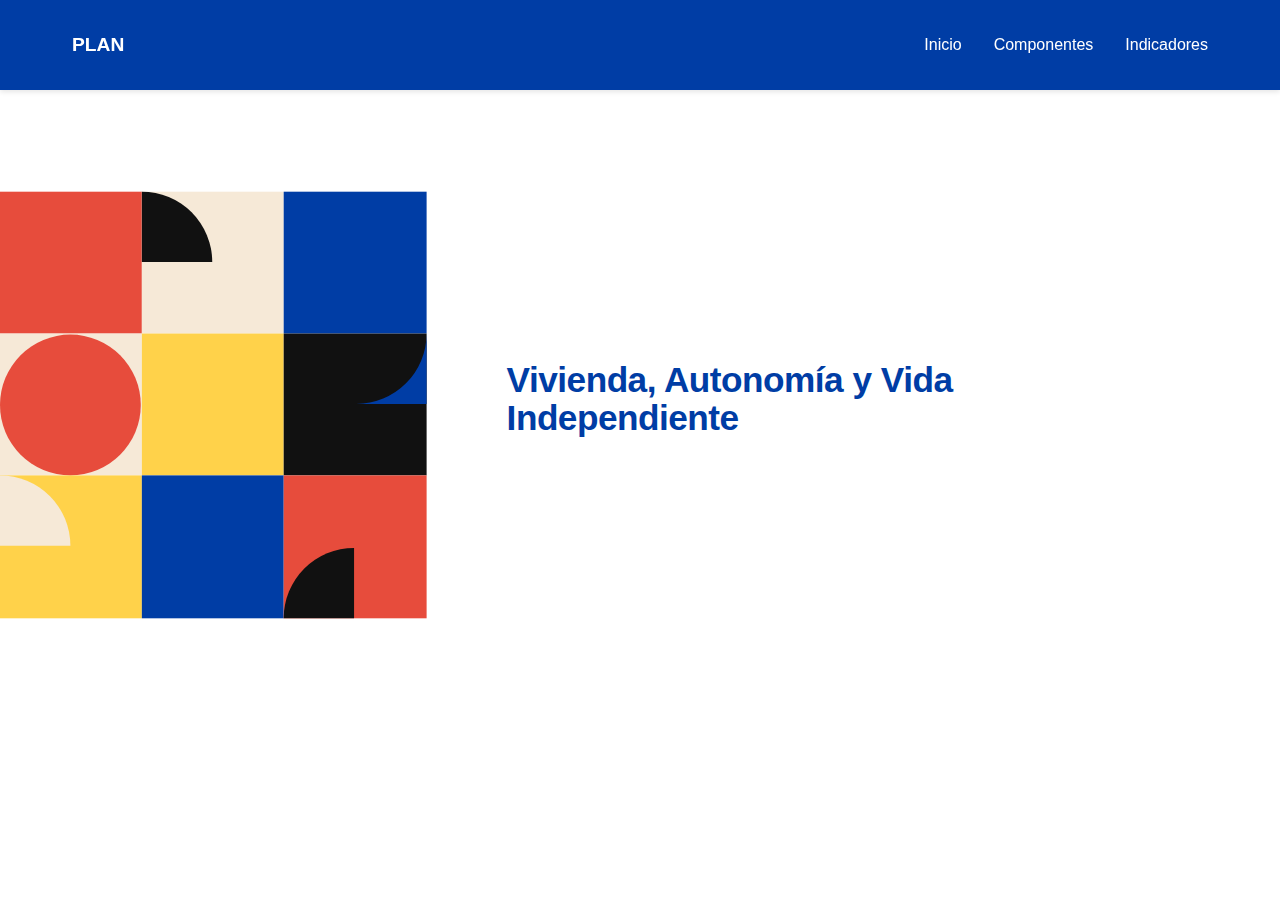
<file: componentes/vivienda_autonomia_vidaindependiente/vivienda.html>
<!DOCTYPE html>
<html lang="es">
<head>
    <meta charset="UTF-8">
    <meta name="viewport" content="width=device-width, initial-scale=1.0">
    <title>Plan Nacional por la Accesibilidad y los Derechos de las Personas con Discapacidad</title>
    <link rel="stylesheet" href="/styles.css">
</head>
<body>
    <!-- Skip link para accesibilidad -->
    <a href="#main-content" class="skip-link">Saltar al contenido principal</a>

    <!-- Navegación -->
    <nav class="navbar" role="navigation" aria-label="Navegación principal">
        <div class="nav-container">
            <a href="/index.html" class="logo" onclick="showHome()">PLAN</a>
            <div class="nav-spacer"></div>
            <ul class="nav-menu" role="menubar">
                <li role="menuitem"><a href="/index.html" onclick="showHome()">Inicio</a></li>
                <li role="menuitem"><a href="/#components">Componentes</a></li>
                <li role="menuitem"><a href="/indicadores.html">Indicadores</a></li>
            </ul>
        </div>
    </nav>

    <!-- Hero Section -->
    <main id="main-content">
        <section class="hero" role="banner">
            <div class="hero-svg-left">
                <svg viewBox="0 0 400 400" width="320" height="320" aria-hidden="true" focusable="false" class="hero-svg-bg">
                    <rect x="0" y="0" width="133" height="133" fill="#e74c3c"/>
                    <rect x="133" y="0" width="133" height="133" fill="#f6e9d7"/>
                    <rect x="266" y="0" width="134" height="133" fill="#003da5"/>
                    <rect x="0" y="133" width="133" height="133" fill="#f6e9d7"/>
                    <circle cx="66" cy="200" r="66" fill="#e74c3c"/>
                    <rect x="133" y="133" width="133" height="133" fill="#ffd24a"/>
                    <rect x="266" y="133" width="134" height="133" fill="#111"/>
                    <rect x="0" y="266" width="133" height="134" fill="#ffd24a"/>
                    <rect x="133" y="266" width="133" height="134" fill="#003da5"/>
                    <rect x="266" y="266" width="134" height="134" fill="#e74c3c"/>
                    <path d="M133,0 A66,66 0 0,1 199,66 L133,66 Z" fill="#111"/>
                    <path d="M400,133 A66,66 0 0,1 334,199 L400,199 Z" fill="#003da5"/>
                    <path d="M266,400 A66,66 0 0,1 332,334 L332,400 Z" fill="#111"/>
                    <path d="M0,266 A66,66 0 0,1 66,332 L0,332 Z" fill="#f6e9d7"/>
                </svg>
            </div>
            <div class="hero-content fade-in hero-left-text">
                <h1>
                    Vivienda, Autonomía y Vida Independiente
                </h1>
            </div>
        </section>
    </main>
</file>
<file: styles.css>
/* --- Institucionalidad: Lectura Fácil y Accesibilidad --- */
.institucionalidad-section {
    background: #fff;
    color: #111;
    max-width: 900px;
    width: 66vw;
    margin: 2em auto;
    padding: 2em 2em 2em 2em;
    border-radius: 12px;
    box-shadow: 0 2px 16px 0 rgba(0,0,0,0.06);
}
.institucionalidad-article {
    font-family: 'Open Sans', Arial, Helvetica, sans-serif;
    font-size: 18px;
    line-height: 1.7;
    letter-spacing: 0.01em;
}
.section-title {
    font-size: 2rem;
    color: #003da5;
    margin-bottom: 1em;
    font-weight: 700;
    line-height: 1.2;
}
.section-lead {
    font-size: 1.2rem;
    margin-bottom: 1.2em;
    font-weight: 600;
}
.section-paragraph {
    margin-bottom: 1.2em;
    font-size: 18px;
    color: #111;
}
.section-subtitle {
    font-size: 1.33rem;
    color: #111;
    margin-top: 2em;
    margin-bottom: 0.7em;
    font-weight: 700;
}
.section-list {
    margin-bottom: 1.2em;
    margin-left: 1.5em;
    font-size: 18px;
}
.section-list li {
    margin-bottom: 0.8em;
    line-height: 1.6;
}
@media (max-width: 900px) {
    .institucionalidad-section {
        width: 98vw;
        padding: 1em;
    }
}
/* Espaciado y estilo para las líneas de la frase del hero */
.hero-left-text h1 {
    /* removed empty rule */
}
.hero-line {
    display: block;
    margin-top: 0.08em;
    font-weight: 700;
    font-size: 1.05em;
    line-height: 1.08;
}
/* Reset y estilos base */
* {
    margin: 0;
    padding: 0;
    box-sizing: border-box;
    font-family: 'Inter', 'Segoe UI', 'Helvetica Neue', Arial, sans-serif;
}
/* .skip-link styles moved below */

.skip-link:focus {
    top: 6px;
}

.skip-link {
    position: absolute;
    top: -40px;
    left: 6px;
    background: #003da5;
    color: white;
    padding: 8px;
    text-decoration: none;
    border-radius: 4px;
    z-index: 1000;
    transition: top 0.2s;
}

/* Barra de navegación */
.navbar {
    background: #003da5;
    position: fixed;
    top: 0;
    width: 100%;
    z-index: 999;
    box-shadow: 0 2px 5px rgba(0,0,0,0.1);
    height: 90px;
    padding-top: 0.5rem;
    padding-bottom: 0.5rem;
}

.nav-container {
    max-width: 1200px;
    margin: 0 auto;
    padding: 0 2rem;
    display: flex;
    align-items: center;
    height: 100%;
    /* sin color ni outline aquí */
}

.nav-spacer {
    flex: 1;
}

.logo {
    color: white;
    font-size: 1.2rem;
    font-weight: bold;
    text-decoration: none;
}

.nav-menu {
    display: flex;
    gap: 2rem;
    list-style: none;
}

.nav-menu a {
    color: white;
    text-decoration: none;
    transition: color 0.3s;
}
.nav-menu a.active,
.nav-menu a[aria-current="page"],
.nav-menu a:active {
    color: #003da5 !important;
    background: #fff !important;
    border-radius: 0.25em;
    font-weight: bold;
    text-shadow: none !important;
    opacity: 1 !important;
}
.nav-menu a:focus {
    color: #003da5;
    outline: 2px solid #003da5;
    outline-offset: 2px;
}


/* Hero sección geométrica */
.hero {
    min-height: calc(100vh - 90px);
    height: calc(100vh - 90px);
    display: flex;
    flex-direction: row;
    align-items: stretch;
    justify-content: flex-start;
    padding: 0;
    gap: 2.5rem;
    background: none;
    position: relative;
    overflow: visible;
}

.hero-svg-left {
    flex: 0 0 33.33%;
    display: flex;
    align-items: stretch;
    justify-content: flex-start;
    height: 100%;
    min-width: 0;
    max-width: none;
    min-height: 0;
    margin-left: 0;
}

.hero-svg-bg {
    width: 100%;
    height: 100%;
    min-width: 0;
    min-height: 0;
    max-width: 100%;
    max-height: 100%;
    display: block;
    object-fit: cover;
}

.hero-left-text {
    flex: 1 1 0;
    min-width: 0;
    max-width: 100vw;
    display: flex;
    flex-direction: column;
    align-items: flex-start;
    justify-content: center;
    color: #003da5;
    background: none;
    text-align: left;
    padding-left: 2.5rem;
    padding-right: 2rem;
}
.hero-left-text h1 {
    font-size: clamp(1.3rem, 3vw, 2.2rem);
    font-weight: 700;
    color: #003da5;
    margin-bottom: 0.7rem;
    line-height: 1.08;
    letter-spacing: -0.5px;
    text-align: left;
    max-width: 600px;
}

/* cleaned up orphaned/invalid lines above */
@media (max-width: 900px) {
    .hero {
        flex-direction: column;
        min-height: unset;
        padding: 2rem 0.5rem;
        gap: 1.5rem;
        align-items: flex-start;
    /* removed stray closing brace */
    .hero-svg-left {
        width: 100vw;
        max-width: 100vw;
        min-width: 0;
        height: 200px;
        justify-content: flex-start;
    }
    .hero-left-text {
        padding-left: 0.5rem;
        padding-right: 0.5rem;
    }
    }
    .hero-left-text {
        width: 100vw;
        max-width: 100vw;
        min-width: 0;
        align-items: flex-start;
        padding: 1.5rem 0.5rem 0 0.5rem;
        text-align: left;
    }
    .hero-left-text h1 {
        text-align: left;
        font-size: 1.1rem;
    }
}

.cta-button {
    background: white;
    color: #003da5;
    padding: 1rem 2rem;
    border: none;
    border-radius: 5px;
    font-size: 1.1rem;
    cursor: pointer;
    transition: all 0.3s;
    text-decoration: none;
    display: inline-block;
    font-weight: bold;
}

.cta-button:hover,
.cta-button:focus {
    background: #ecf0f1;
    transform: translateY(-2px);
    box-shadow: 0 5px 15px rgba(0,0,0,0.2);
    outline: 2px solid #003da5;
}

/* Sección de componentes */
.components-section {
    padding: 5rem 0;
    background: white;
}

.container {
    max-width: 1200px;
    margin: 0 auto;
    padding: 0 2rem;
}

.section-title {
    text-align: center;
    font-size: 2.5rem;
    color: #003da5;
    margin-bottom: 3rem;
}

.components-grid {
    display: grid;
    grid-template-columns: repeat(auto-fit, minmax(300px, 1fr));
    gap: 2rem;
    margin-top: 3rem;
}

.component-card {
    background: white;
    border-radius: 10px;
    padding: 2rem;
    box-shadow: 0 5px 15px rgba(0,0,0,0.1);
    transition: all 0.3s;
    cursor: pointer;
    border: 2px solid transparent;
}

.component-card:hover,
.component-card:focus {
    transform: translateY(-5px);
    box-shadow: 0 10px 25px rgba(0,0,0,0.15);
    border-color: #003da5;
}

.component-card h3 {
    color: #003da5;
    font-size: 1.3rem;
    margin-bottom: 1rem;
}

.component-card p {
    color: #666;
    margin-bottom: 1.5rem;
}

.component-card .card-icon {
    font-size: 3rem;
    color: #003da5;
    margin-bottom: 1rem;
}

/* Estilos para páginas de componentes */
.component-page {
    display: none;
    padding-top: 80px;
}

.component-page.active {
    display: block;
}

.component-header {
    background: linear-gradient(135deg, #003da5, #003da5);
    color: white;
    padding: 4rem 0;
    text-align: center;
}

.component-header h1 {
    font-size: 3rem;
    margin-bottom: 1rem;
}

.component-header p {
    font-size: 1.2rem;
    max-width: 600px;
    margin: 0 auto;
}

.component-content {
    padding: 4rem 0;
}

.intro-section {
    margin-bottom: 4rem;
}

.intro-section h2 {
    color: #003da5;
    font-size: 2rem;
    margin-bottom: 1rem;
}

.intro-section p {
    font-size: 1.1rem;
    line-height: 1.8;
    margin-bottom: 1.5rem;
}

.framework-section {
    display: grid;
    grid-template-columns: repeat(auto-fit, minmax(300px, 1fr));
    gap: 2rem;
    margin-top: 3rem;
}

.framework-card {
    background: white;
    padding: 2rem;
    border-radius: 10px;
    box-shadow: 0 3px 10px rgba(0,0,0,0.1);
}

.framework-card h3 {
    color: #003da5;
    margin-bottom: 1rem;
}

/* Matriz del plan */
.matrix-section {
    background: #f8f9fa;
    padding: 4rem 0;
}

.matrix-title {
    text-align: center;
    font-size: 2.5rem;
    color: #003da5;
    margin-bottom: 3rem;
}

.matrix-table {
    background: white;
    border-radius: 10px;
    overflow: hidden;
    box-shadow: 0 5px 15px rgba(0,0,0,0.1);
}

.matrix-table table {
    width: 100%;
    border-collapse: collapse;
}

.matrix-table th {
    background: #003da5;
    color: white;
    padding: 1rem;
    text-align: left;
    font-weight: bold;
}

.matrix-table td {
    padding: 1rem;
    border-bottom: 1px solid #eee;
    vertical-align: top;
}

.matrix-table tr:hover {
    background: #f8f9fa;
}

.expand-button {
    background: #003da5;
    color: white;
    border: none;
    padding: 0.5rem 1rem;
    border-radius: 5px;
    cursor: pointer;
    transition: background 0.3s;
    font-size: 0.9rem;
}

.expand-button:hover,
.expand-button:focus {
    background: #003da5;
    outline: 2px solid #003da5;
}

/* Página de detalle de acción */
.action-page {
    display: none;
    padding-top: 80px;
}

.action-page.active {
    display: block;
}

.action-header {
    background: linear-gradient(135deg, #e74c3c, #c0392b);
    color: white;
    padding: 4rem 0;
    text-align: center;
}

.action-content {
    padding: 4rem 0;
}

.action-details {
    display: grid;
    grid-template-columns: repeat(auto-fit, minmax(300px, 1fr));
    gap: 2rem;
    margin-top: 2rem;
}

.detail-card {
    background: white;
    padding: 2rem;
    border-radius: 10px;
    box-shadow: 0 3px 10px rgba(0,0,0,0.1);
}

.detail-card h3 {
    color: #e74c3c;
    margin-bottom: 1rem;
}

.detail-card ul {
    margin-left: 1.5rem;
}

.detail-card li {
    margin-bottom: 0.5rem;
}

/* Botón de regreso */
.back-button {
    background: #95a5a6;
    color: white;
    border: none;
    padding: 0.8rem 1.5rem;
    border-radius: 5px;
    cursor: pointer;
    transition: background 0.3s;
    margin-bottom: 2rem;
    text-decoration: none;
    display: inline-block;
}

.back-button:hover,
.back-button:focus {
    background: #7f8c8d;
    outline: 2px solid #7f8c8d;
}

/* Accesibilidad y responsive */
@media (max-width: 768px) {
    .nav-menu {
        gap: 1rem;
    }

    .hero-content h1 {
        font-size: 2rem;
    }

    .components-grid {
        grid-template-columns: 1fr;
    }

    .matrix-table {
        overflow-x: auto;
    }

    .matrix-table table {
        min-width: 800px;
    }
}

/* Focus para accesibilidad */
*:focus {
    outline: 2px solid #003da5;
    outline-offset: 2px;
}

/* Animaciones */
@keyframes fadeIn {
    from { opacity: 0; transform: translateY(20px); }
    to { opacity: 1; transform: translateY(0); }
}

.fade-in {
    animation: fadeIn 0.6s ease-out;
}

/* Indicador de alta prioridad para accesibilidad */
.high-priority {
    border-left: 4px solid #e74c3c;
    padding-left: 1rem;
}

/* Estilos para botones de navegación */
.nav-buttons {
    display: flex;
    gap: 1rem;
    margin-top: 2rem;
}

.nav-buttons button {
    background: #003da5;
    color: white;
    border: none;
    padding: 0.8rem 1.5rem;
    border-radius: 5px;
    cursor: pointer;
    transition: background 0.3s;
    font-size: 1rem;
}

.nav-buttons button:hover,
.nav-buttons button:focus {
    background: #003da5;
}
</file>
